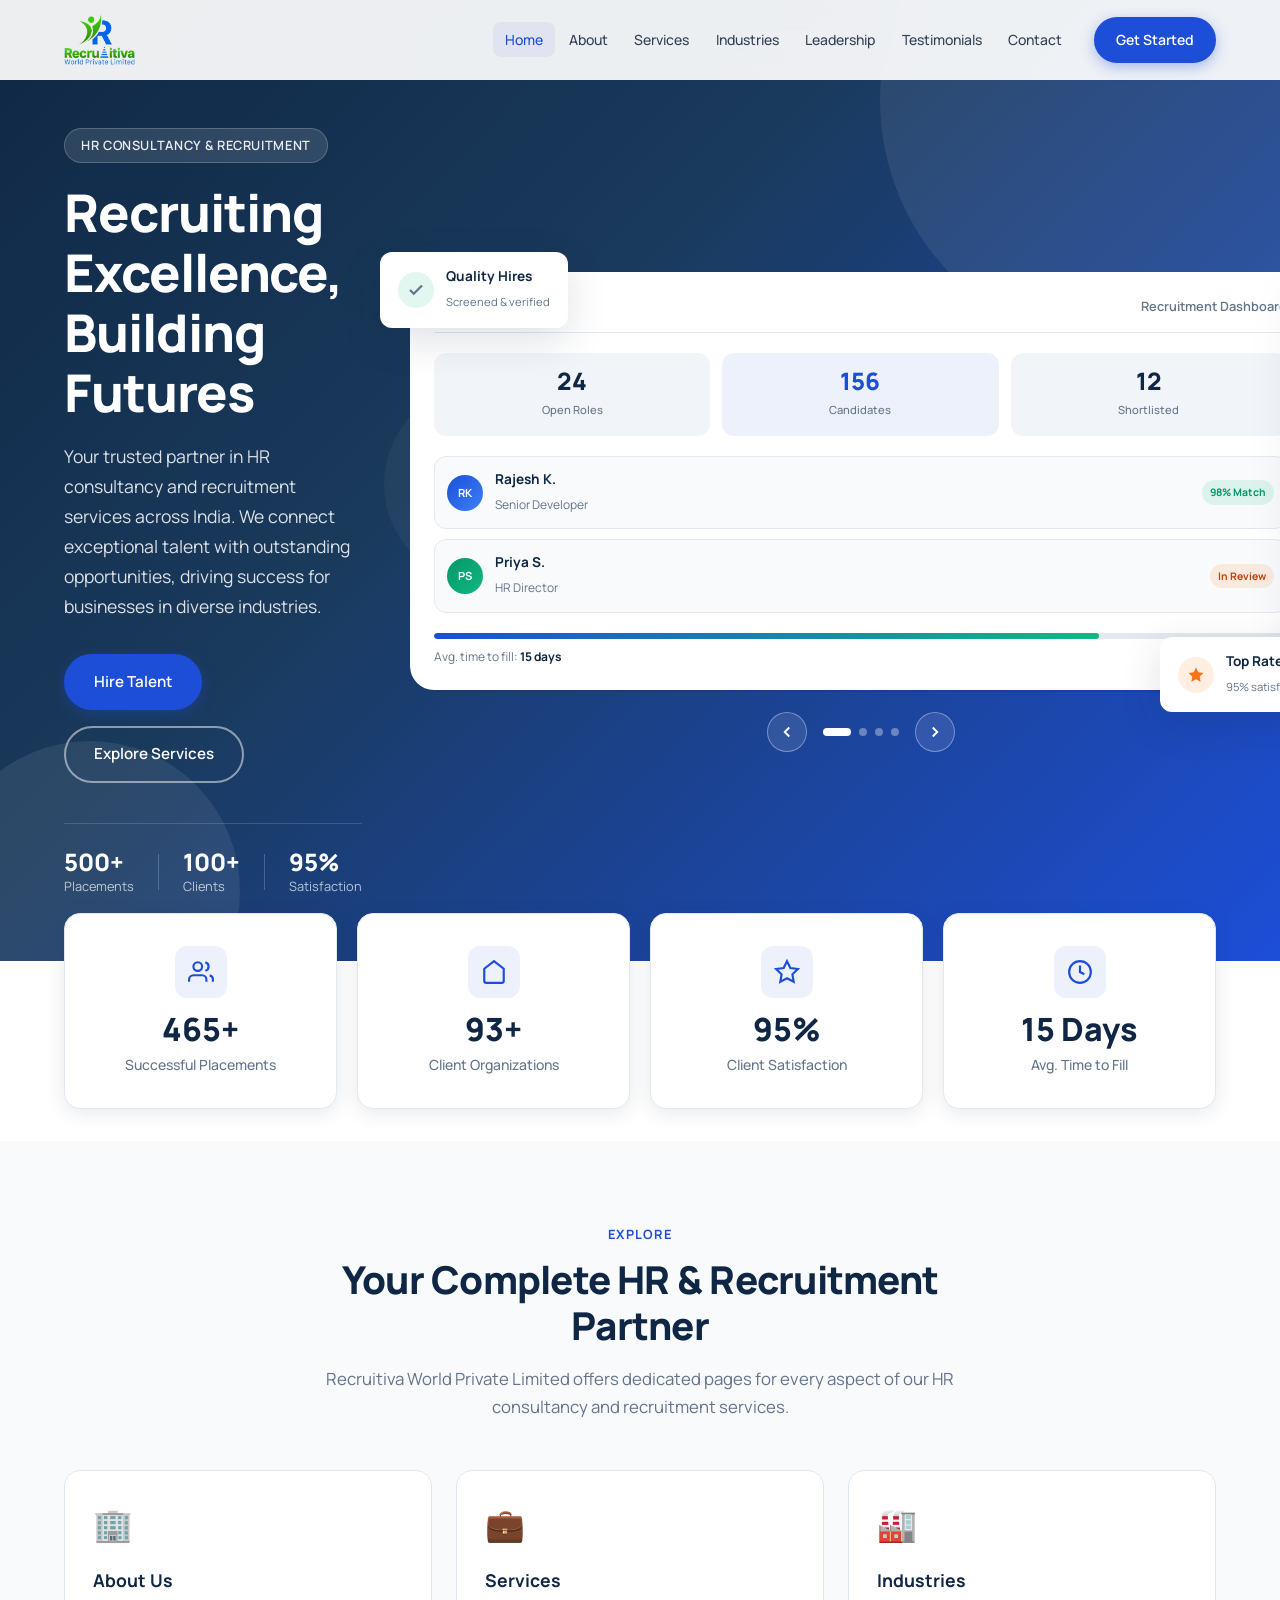
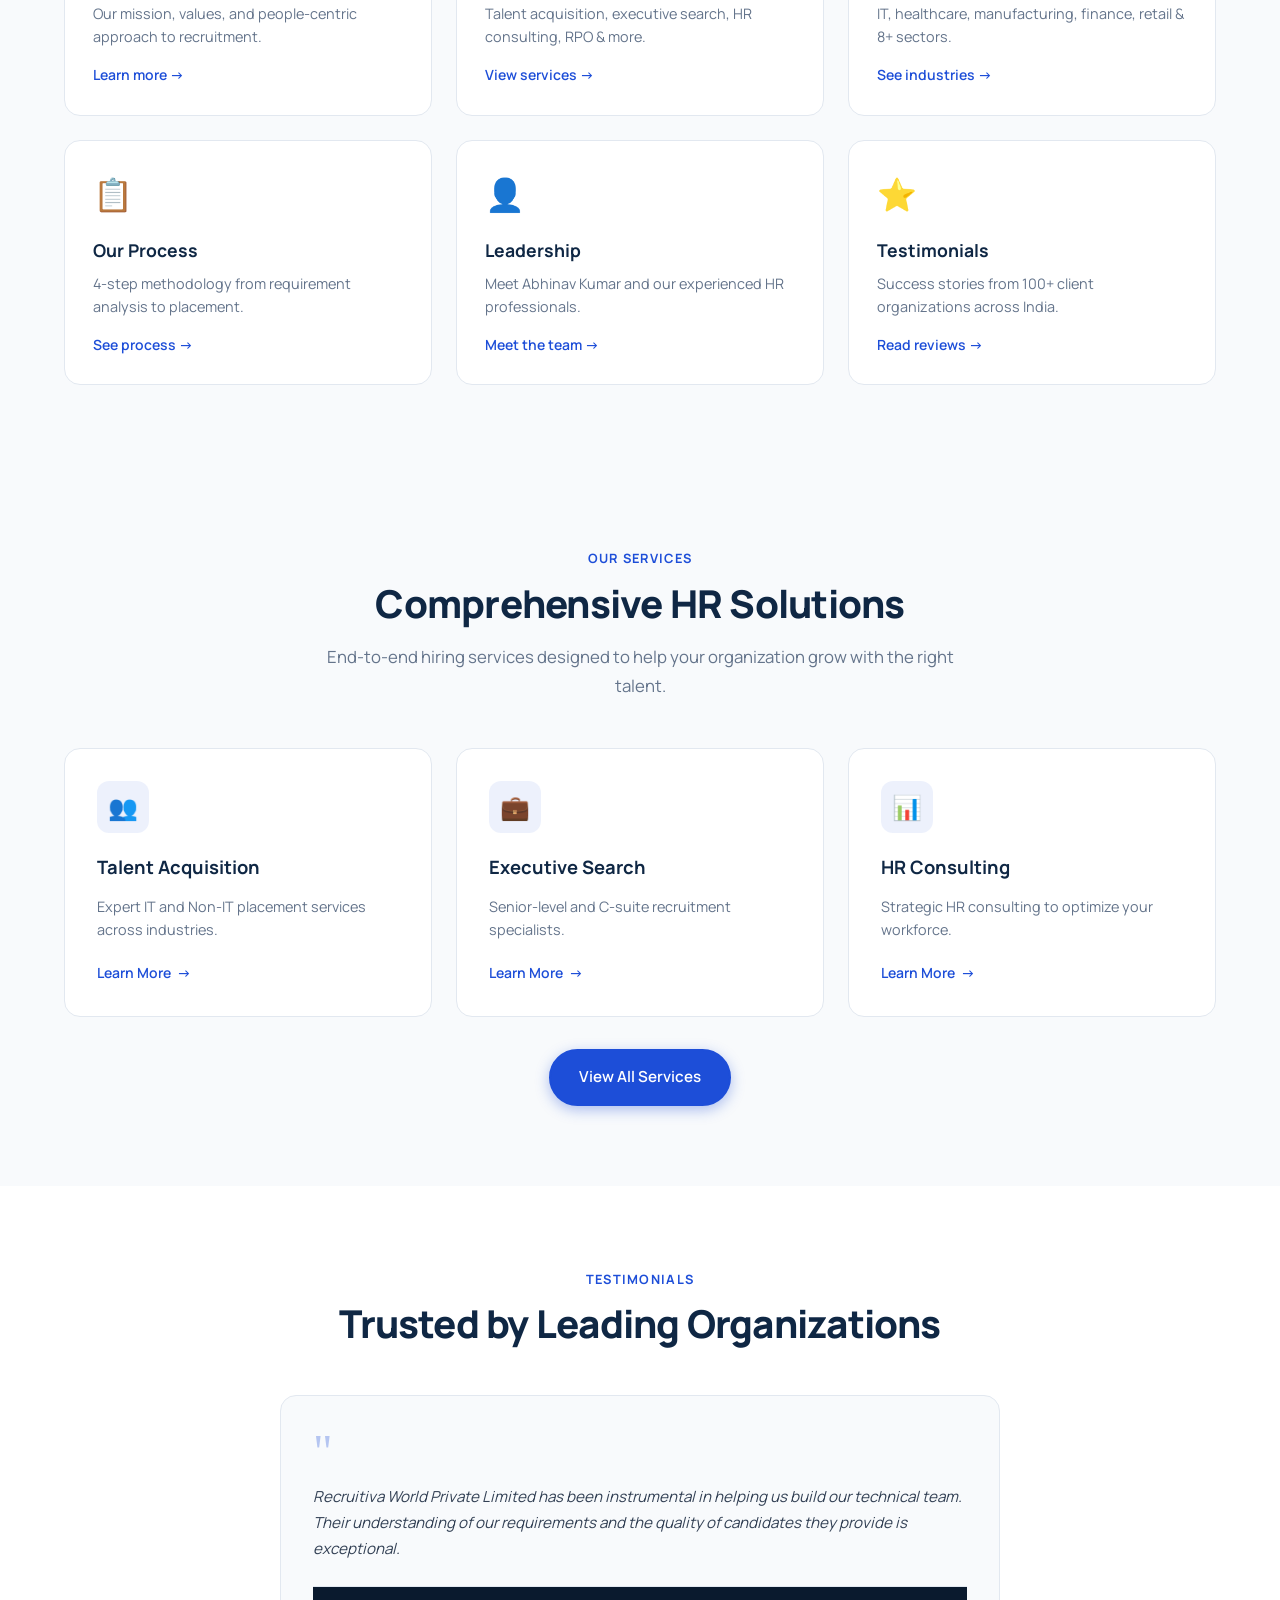
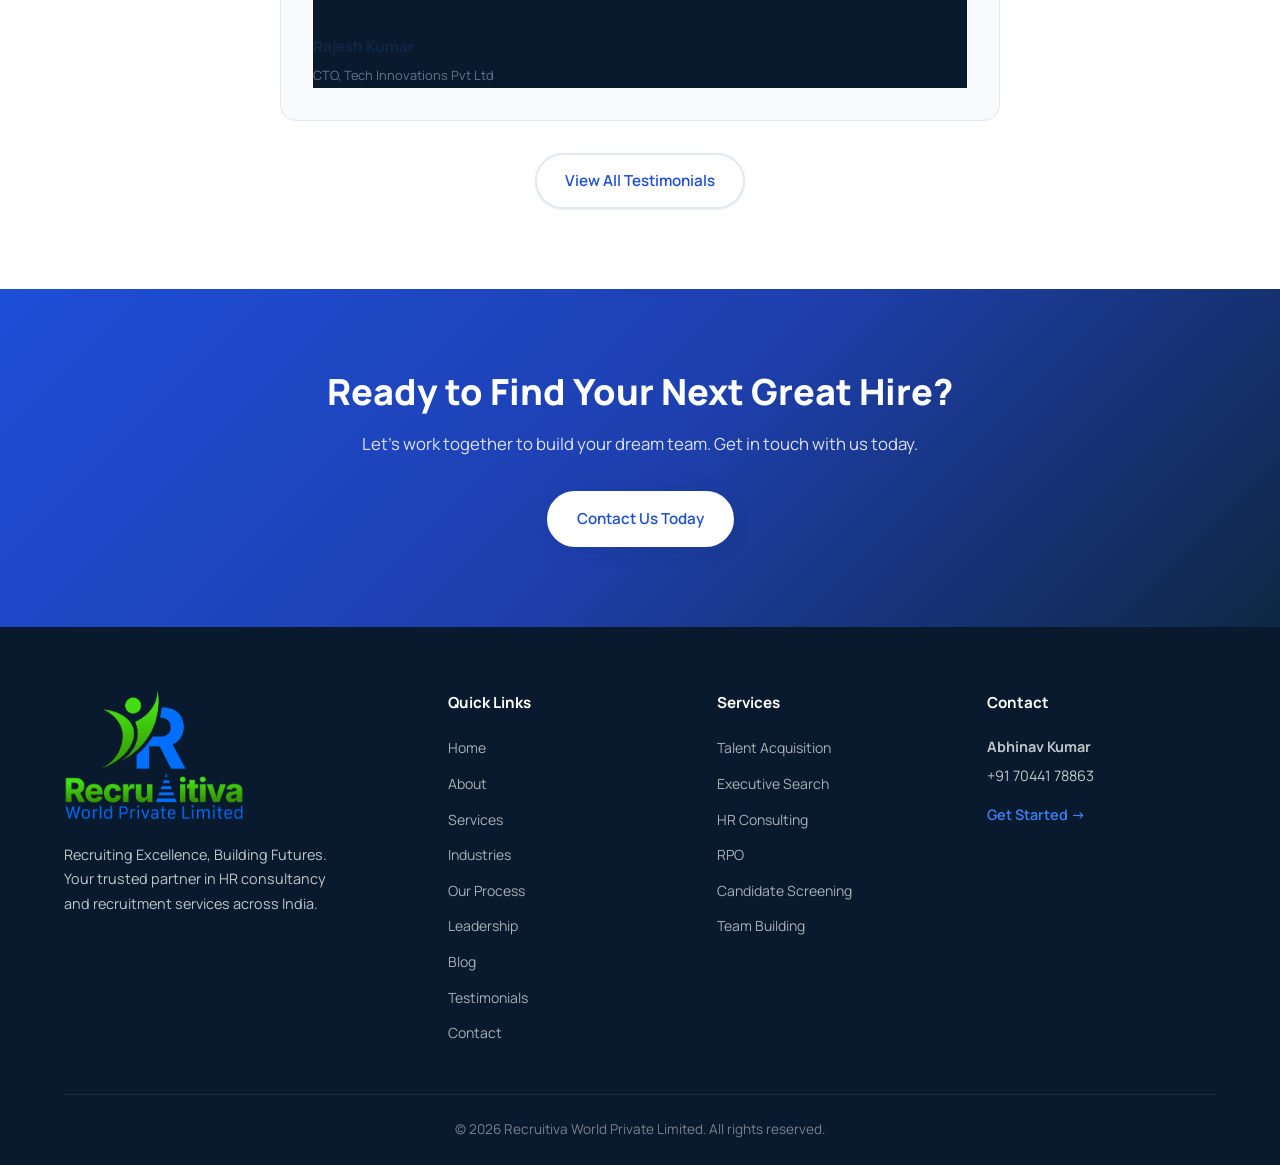
<file: index.html>
<!DOCTYPE html>
<html lang="en-IN">
<head>
    <meta charset="UTF-8">
    <meta name="viewport" content="width=device-width, initial-scale=1.0">
    <meta http-equiv="X-UA-Compatible" content="IE=edge">
    <title>Recruitiva World Private Limited | HR Consultancy & Recruitment Services India</title>
    <meta name="description" content="Recruitiva World Private Limited provides recruitment, HR consulting, executive search, candidate screening, and talent acquisition services across India.">
    <meta name="keywords" content="Recruitiva World, HR consultancy India, recruitment services, talent acquisition, executive search, RPO">
    <meta name="author" content="Recruitiva World Private Limited">
    <meta name="robots" content="index, follow, max-image-preview:large">
    <meta name="theme-color" content="#0f2744">
    <link rel="canonical" href="https://www.recruitivaworld.com/">
    <link rel="icon" type="image/png" href="LOGO.png">
    <link rel="apple-touch-icon" href="LOGO.png">
    <meta property="og:type" content="website">
    <meta property="og:site_name" content="Recruitiva World Private Limited">
    <meta property="og:title" content="Recruitiva World Private Limited | HR Consultancy & Recruitment Services">
    <meta property="og:description" content="Premier HR consultancy and recruitment partner in India. Talent acquisition, executive search, HR consulting, and end-to-end hiring solutions.">
    <meta property="og:image" content="https://www.recruitivaworld.com/LOGO.png">
    <meta property="og:url" content="https://www.recruitivaworld.com/">
    <meta property="og:locale" content="en_IN">
    <meta name="twitter:card" content="summary_large_image">
    <meta name="twitter:title" content="Recruitiva World Private Limited | HR & Recruitment Services">
    <meta name="twitter:description" content="Your trusted HR consultancy partner for talent acquisition, executive search, and recruitment across India.">
    <meta name="twitter:image" content="https://www.recruitivaworld.com/LOGO.png">
    <link rel="preconnect" href="https://fonts.googleapis.com">
    <link rel="preconnect" href="https://fonts.gstatic.com" crossorigin>
    <link href="https://fonts.googleapis.com/css2?family=Manrope:wght@400;500;600;700;800&display=swap" rel="stylesheet">
    <link rel="stylesheet" href="style.css">
    <script type="application/ld+json">
    {
        "@context": "https://schema.org",
        "@type": "WebSite",
        "name": "Recruitiva World Private Limited",
        "url": "https://www.recruitivaworld.com/",
        "description": "Premier HR consultancy and recruitment services across India.",
        "publisher": {
            "@type": "Organization",
            "name": "Recruitiva World Private Limited",
            "logo": { "@type": "ImageObject", "url": "https://www.recruitivaworld.com/LOGO.png" }
        }
    }
    </script>
    <script type="application/ld+json">
    {
        "@context": "https://schema.org",
        "@type": "ProfessionalService",
        "name": "Recruitiva World Private Limited",
        "url": "https://www.recruitivaworld.com/",
        "logo": "https://www.recruitivaworld.com/LOGO.png",
        "description": "Premier HR consultancy specializing in recruitment, talent acquisition, executive search, and human resource solutions across India.",
        "telephone": "+91-70441-78863",
        "areaServed": { "@type": "Country", "name": "India" },
        "sameAs": []
    }
    </script>
</head>
<body>
    <div class="mobile-overlay" aria-hidden="true"></div>

    <header class="site-header" id="site-header">
        <div class="container header-inner">
            <a href="index.html" class="logo" title="Recruitiva World Private Limited">
                <img src="LOGO.png" alt="Recruitiva World Private Limited logo" id="logo-img" width="220" height="60">
            </a>
            <button class="menu-toggle" aria-label="Toggle navigation" aria-expanded="false">
                <span></span><span></span><span></span>
            </button>
            <nav class="main-nav" aria-label="Main navigation">
                <ul>
                    <li><a href="index.html" class="nav-link active">Home</a></li>
                    <li><a href="about.html" class="nav-link">About</a></li>
                    <li><a href="services.html" class="nav-link">Services</a></li>
                    <li><a href="industries.html" class="nav-link">Industries</a></li>
                    <li><a href="leadership.html" class="nav-link">Leadership</a></li>
                    <li><a href="testimonials.html" class="nav-link">Testimonials</a></li>
                    <li><a href="contact.html" class="nav-link">Contact</a></li>
                </ul>
                <a href="contact.html" class="btn btn-primary btn-sm nav-cta">Get Started</a>
            </nav>
        </div>
    </header>

    <main>
        <!-- Hero -->
        <section id="home" class="hero">
            <div class="hero-bg-shapes" aria-hidden="true">
                <div class="shape shape-1"></div>
                <div class="shape shape-2"></div>
                <div class="shape shape-3"></div>
            </div>
            <div class="container hero-grid">
                <div class="hero-content reveal">
                    <span class="hero-badge">HR Consultancy &amp; Recruitment</span>
                    <h1>Recruiting Excellence, Building Futures</h1>
                    <p class="hero-lead">Your trusted partner in HR consultancy and recruitment services across India. We connect exceptional talent with outstanding opportunities, driving success for businesses in diverse industries.</p>
                    <div class="hero-actions">
                        <a href="contact.html" class="btn btn-primary">Hire Talent</a>
                        <a href="services.html" class="btn btn-outline-light">Explore Services</a>
                    </div>
                    <div class="hero-trust">
                        <div class="trust-item"><strong>500+</strong><span>Placements</span></div>
                        <div class="trust-divider"></div>
                        <div class="trust-item"><strong>100+</strong><span>Clients</span></div>
                        <div class="trust-divider"></div>
                        <div class="trust-item"><strong>95%</strong><span>Satisfaction</span></div>
                    </div>
                </div>
                <div class="hero-visual reveal reveal-delay-1">
                    <div class="hero-slider" data-autoplay="6000" aria-roledescription="carousel" aria-label="Recruitiva World highlights">
                        <div class="hero-slider-viewport">
                            <div class="hero-slider-track">
                                <div class="hero-slide is-active" role="group" aria-roledescription="slide" aria-label="Slide 1 of 4">
                                    <div class="slide-card dashboard-card">
                                        <div class="dashboard-header">
                                            <span class="dash-dot"></span><span class="dash-dot"></span><span class="dash-dot"></span>
                                            <span class="dash-title">Recruitment Dashboard</span>
                                        </div>
                                        <div class="dashboard-stats">
                                            <div class="dash-stat"><span class="dash-stat-val">24</span><span class="dash-stat-lbl">Open Roles</span></div>
                                            <div class="dash-stat accent"><span class="dash-stat-val">156</span><span class="dash-stat-lbl">Candidates</span></div>
                                            <div class="dash-stat"><span class="dash-stat-val">12</span><span class="dash-stat-lbl">Shortlisted</span></div>
                                        </div>
                                        <div class="candidate-list">
                                            <div class="candidate-card">
                                                <div class="candidate-avatar ca-1">RK</div>
                                                <div class="candidate-info"><strong>Rajesh K.</strong><span>Senior Developer</span></div>
                                                <span class="candidate-status status-match">98% Match</span>
                                            </div>
                                            <div class="candidate-card">
                                                <div class="candidate-avatar ca-2">PS</div>
                                                <div class="candidate-info"><strong>Priya S.</strong><span>HR Director</span></div>
                                                <span class="candidate-status status-review">In Review</span>
                                            </div>
                                        </div>
                                        <div class="dashboard-footer">
                                            <div class="progress-bar"><div class="progress-fill"></div></div>
                                            <span>Avg. time to fill: <strong>15 days</strong></span>
                                        </div>
                                    </div>
                                </div>
                                <div class="hero-slide" role="group" aria-roledescription="slide" aria-label="Slide 2 of 4">
                                    <div class="slide-card slide-image-card">
                                        <img src="abhihanav.jpeg" alt="Abhinav Kumar, HR Professional at Recruitiva World" width="480" height="480" loading="eager" decoding="async">
                                        <div class="slide-image-overlay">
                                            <span class="slide-tag"><svg class="slide-icon-sm" viewBox="0 0 24 24" fill="none" stroke="currentColor" stroke-width="2"><path d="M20 21v-2a4 4 0 0 0-4-4H8a4 4 0 0 0-4 4v2"/><circle cx="12" cy="7" r="4"/></svg> Leadership</span>
                                            <h3>Expert HR Professionals</h3>
                                            <p>Guiding businesses to build exceptional teams across India.</p>
                                        </div>
                                    </div>
                                </div>
                                <div class="hero-slide" role="group" aria-roledescription="slide" aria-label="Slide 3 of 4">
                                    <div class="slide-card slide-stats-card">
                                        <div class="slide-stats-header">
                                            <svg class="slide-icon-md" viewBox="0 0 24 24" fill="none" stroke="currentColor" stroke-width="2"><path d="M22 12h-4l-3 9L9 3l-3 9H2"/></svg>
                                            <h3>Proven Track Record</h3>
                                        </div>
                                        <div class="slide-stats-grid">
                                            <div class="slide-stat-item"><span class="slide-stat-icon si-blue"><svg viewBox="0 0 24 24" fill="none" stroke="currentColor" stroke-width="2"><path d="M17 21v-2a4 4 0 0 0-4-4H5a4 4 0 0 0-4 4v2"/><circle cx="9" cy="7" r="4"/><path d="M23 21v-2a4 4 0 0 0-3-3.87M16 3.13a4 4 0 0 1 0 7.75"/></svg></span><strong>500+</strong><span>Placements</span></div>
                                            <div class="slide-stat-item"><span class="slide-stat-icon si-green"><svg viewBox="0 0 24 24" fill="none" stroke="currentColor" stroke-width="2"><path d="M3 9l9-7 9 7v11a2 2 0 0 1-2 2H5a2 2 0 0 1-2-2z"/></svg></span><strong>100+</strong><span>Clients</span></div>
                                            <div class="slide-stat-item"><span class="slide-stat-icon si-orange"><svg viewBox="0 0 24 24" fill="none" stroke="currentColor" stroke-width="2"><polygon points="12 2 15.09 8.26 22 9.27 17 14.14 18.18 21.02 12 17.77 5.82 21.02 7 14.14 2 9.27 8.91 8.26 12 2"/></svg></span><strong>95%</strong><span>Satisfaction</span></div>
                                            <div class="slide-stat-item"><span class="slide-stat-icon si-purple"><svg viewBox="0 0 24 24" fill="none" stroke="currentColor" stroke-width="2"><circle cx="12" cy="12" r="10"/><polyline points="12 6 12 12 16 14"/></svg></span><strong>15 Days</strong><span>Avg. Fill Time</span></div>
                                        </div>
                                    </div>
                                </div>
                                <div class="hero-slide" role="group" aria-roledescription="slide" aria-label="Slide 4 of 4">
                                    <div class="slide-card slide-services-card">
                                        <h3>End-to-End HR Solutions</h3>
                                        <div class="slide-services-grid">
                                            <div class="slide-service-item"><span class="slide-svc-icon"><svg viewBox="0 0 24 24" fill="none" stroke="currentColor" stroke-width="2"><path d="M17 21v-2a4 4 0 0 0-4-4H5a4 4 0 0 0-4 4v2"/><circle cx="9" cy="7" r="4"/></svg></span><span>Talent Acquisition</span></div>
                                            <div class="slide-service-item"><span class="slide-svc-icon"><svg viewBox="0 0 24 24" fill="none" stroke="currentColor" stroke-width="2"><rect x="2" y="7" width="20" height="14" rx="2"/><path d="M16 7V5a2 2 0 0 0-2-2h-4a2 2 0 0 0-2 2v2"/></svg></span><span>Executive Search</span></div>
                                            <div class="slide-service-item"><span class="slide-svc-icon"><svg viewBox="0 0 24 24" fill="none" stroke="currentColor" stroke-width="2"><path d="M12 20V10M18 20V4M6 20v-4"/></svg></span><span>HR Consulting</span></div>
                                            <div class="slide-service-item"><span class="slide-svc-icon"><svg viewBox="0 0 24 24" fill="none" stroke="currentColor" stroke-width="2"><circle cx="11" cy="11" r="8"/><path d="m21 21-4.35-4.35"/></svg></span><span>Screening &amp; RPO</span></div>
                                        </div>
                                        <img src="LOGO.png" alt="" class="slide-logo-watermark" width="120" height="40" loading="lazy" aria-hidden="true">
                                    </div>
                                </div>
                            </div>
                        </div>
                        <div class="hero-slider-controls">
                            <button type="button" class="slider-btn slider-prev" aria-label="Previous slide"><svg viewBox="0 0 24 24" fill="none" stroke="currentColor" stroke-width="2.5"><polyline points="15 18 9 12 15 6"/></svg></button>
                            <div class="slider-dots" role="tablist" aria-label="Slide navigation"></div>
                            <button type="button" class="slider-btn slider-next" aria-label="Next slide"><svg viewBox="0 0 24 24" fill="none" stroke="currentColor" stroke-width="2.5"><polyline points="9 18 15 12 9 6"/></svg></button>
                        </div>
                    </div>
                    <div class="hero-float-card float-card-1" aria-hidden="true">
                        <span class="float-icon"><svg viewBox="0 0 24 24" fill="none" stroke="currentColor" stroke-width="3"><polyline points="20 6 9 17 4 12"/></svg></span>
                        <div><strong>Quality Hires</strong><span>Screened &amp; verified</span></div>
                    </div>
                    <div class="hero-float-card float-card-2" aria-hidden="true">
                        <span class="float-icon orange"><svg viewBox="0 0 24 24" fill="currentColor"><polygon points="12 2 15.09 8.26 22 9.27 17 14.14 18.18 21.02 12 17.77 5.82 21.02 7 14.14 2 9.27 8.91 8.26 12 2"/></svg></span>
                        <div><strong>Top Rated</strong><span>95% satisfaction</span></div>
                    </div>
                </div>
            </div>
        </section>

        <!-- Stats -->
        <section class="stats-section" aria-label="Company statistics">
            <div class="container">
                <div class="stats-grid">
                    <article class="stat-card reveal">
                        <div class="stat-icon stat-icon-svg"><svg viewBox="0 0 24 24" fill="none" stroke="currentColor" stroke-width="2"><path d="M17 21v-2a4 4 0 0 0-4-4H5a4 4 0 0 0-4 4v2"/><circle cx="9" cy="7" r="4"/><path d="M23 21v-2a4 4 0 0 0-3-3.87M16 3.13a4 4 0 0 1 0 7.75"/></svg></div>
                        <h3 class="stat-number" data-count="500">500+</h3>
                        <p>Successful Placements</p>
                    </article>
                    <article class="stat-card reveal reveal-delay-1">
                        <div class="stat-icon stat-icon-svg"><svg viewBox="0 0 24 24" fill="none" stroke="currentColor" stroke-width="2"><path d="M3 9l9-7 9 7v11a2 2 0 0 1-2 2H5a2 2 0 0 1-2-2z"/></svg></div>
                        <h3 class="stat-number" data-count="100">100+</h3>
                        <p>Client Organizations</p>
                    </article>
                    <article class="stat-card reveal reveal-delay-2">
                        <div class="stat-icon stat-icon-svg"><svg viewBox="0 0 24 24" fill="none" stroke="currentColor" stroke-width="2"><polygon points="12 2 15.09 8.26 22 9.27 17 14.14 18.18 21.02 12 17.77 5.82 21.02 7 14.14 2 9.27 8.91 8.26 12 2"/></svg></div>
                        <h3 class="stat-number">95%</h3>
                        <p>Client Satisfaction</p>
                    </article>
                    <article class="stat-card reveal reveal-delay-3">
                        <div class="stat-icon stat-icon-svg"><svg viewBox="0 0 24 24" fill="none" stroke="currentColor" stroke-width="2"><circle cx="12" cy="12" r="10"/><polyline points="12 6 12 12 16 14"/></svg></div>
                        <h3 class="stat-number">15 Days</h3>
                        <p>Avg. Time to Fill</p>
                    </article>
                </div>
            </div>
        </section>

        <!-- Explore Pages -->
        <section class="section about-section">
            <div class="container">
                <div class="section-header center reveal">
                    <span class="section-label">Explore</span>
                    <h2 class="section-title">Your Complete HR &amp; Recruitment Partner</h2>
                    <p class="section-desc">Recruitiva World Private Limited offers dedicated pages for every aspect of our HR consultancy and recruitment services.</p>
                </div>
                <div class="home-preview-grid">
                    <a href="about.html" class="preview-card reveal"><span class="preview-icon">🏢</span><h3>About Us</h3><p>Our mission, values, and people-centric approach to recruitment.</p><span class="preview-link">Learn more →</span></a>
                    <a href="services.html" class="preview-card reveal reveal-delay-1"><span class="preview-icon">💼</span><h3>Services</h3><p>Talent acquisition, executive search, HR consulting, RPO &amp; more.</p><span class="preview-link">View services →</span></a>
                    <a href="industries.html" class="preview-card reveal reveal-delay-2"><span class="preview-icon">🏭</span><h3>Industries</h3><p>IT, healthcare, manufacturing, finance, retail &amp; 8+ sectors.</p><span class="preview-link">See industries →</span></a>
                    <a href="process.html" class="preview-card reveal"><span class="preview-icon">📋</span><h3>Our Process</h3><p>4-step methodology from requirement analysis to placement.</p><span class="preview-link">See process →</span></a>
                    <a href="leadership.html" class="preview-card reveal reveal-delay-1"><span class="preview-icon">👤</span><h3>Leadership</h3><p>Meet Abhinav Kumar and our experienced HR professionals.</p><span class="preview-link">Meet the team →</span></a>
                    <a href="testimonials.html" class="preview-card reveal reveal-delay-2"><span class="preview-icon">⭐</span><h3>Testimonials</h3><p>Success stories from 100+ client organizations across India.</p><span class="preview-link">Read reviews →</span></a>
                </div>
            </div>
        </section>

        <!-- Services Teaser -->
        <section class="section services-section">
            <div class="container">
                <div class="section-header center reveal">
                    <span class="section-label">Our Services</span>
                    <h2 class="section-title">Comprehensive HR Solutions</h2>
                    <p class="section-desc">End-to-end hiring services designed to help your organization grow with the right talent.</p>
                </div>
                <div class="services-grid services-grid--3">
                    <article class="service-card reveal">
                        <div class="service-icon-wrap"><span>👥</span></div>
                        <h3>Talent Acquisition</h3>
                        <p>Expert IT and Non-IT placement services across industries.</p>
                        <a href="services.html" class="service-link">Learn More <span aria-hidden="true">→</span></a>
                    </article>
                    <article class="service-card reveal reveal-delay-1">
                        <div class="service-icon-wrap"><span>💼</span></div>
                        <h3>Executive Search</h3>
                        <p>Senior-level and C-suite recruitment specialists.</p>
                        <a href="services.html" class="service-link">Learn More <span aria-hidden="true">→</span></a>
                    </article>
                    <article class="service-card reveal reveal-delay-2">
                        <div class="service-icon-wrap"><span>📊</span></div>
                        <h3>HR Consulting</h3>
                        <p>Strategic HR consulting to optimize your workforce.</p>
                        <a href="services.html" class="service-link">Learn More <span aria-hidden="true">→</span></a>
                    </article>
                </div>
                <div class="text-center reveal section-cta"><a href="services.html" class="btn btn-primary">View All Services</a></div>
            </div>
        </section>

        <!-- Testimonial Teaser -->
        <section class="section testimonials-section">
            <div class="container">
                <div class="section-header center reveal">
                    <span class="section-label">Testimonials</span>
                    <h2 class="section-title">Trusted by Leading Organizations</h2>
                </div>
                <article class="testimonial-card testimonial-teaser reveal">
                    <div class="quote-icon" aria-hidden="true">"</div>
                    <blockquote><p>Recruitiva World Private Limited has been instrumental in helping us build our technical team. Their understanding of our requirements and the quality of candidates they provide is exceptional.</p></blockquote>
                    <footer class="testimonial-author"><strong>Rajesh Kumar</strong><span>CTO, Tech Innovations Pvt Ltd</span></footer>
                </article>
                <div class="text-center reveal"><a href="testimonials.html" class="btn btn-secondary">View All Testimonials</a></div>
            </div>
        </section>

        <!-- CTA -->
        <section class="cta-section">
            <div class="container">
                <div class="cta-inner reveal">
                    <h2>Ready to Find Your Next Great Hire?</h2>
                    <p>Let's work together to build your dream team. Get in touch with us today.</p>
                    <a href="contact.html" class="btn btn-white">Contact Us Today</a>
                </div>
            </div>
        </section>
    </main>

    <footer class="site-footer">
        <div class="container">
            <div class="footer-grid">
                <div class="footer-brand">
                    <img src="LOGO.png" alt="Recruitiva World Private Limited" width="180" height="50" loading="lazy">
                    <p>Recruiting Excellence, Building Futures. Your trusted partner in HR consultancy and recruitment services across India.</p>
                </div>
                <div class="footer-links">
                    <h4>Quick Links</h4>
                    <ul>
                        <li><a href="index.html">Home</a></li>
                        <li><a href="about.html">About</a></li>
                        <li><a href="services.html">Services</a></li>
                        <li><a href="industries.html">Industries</a></li>
                        <li><a href="process.html">Our Process</a></li>
                        <li><a href="leadership.html">Leadership</a></li>
                        <li><a href="blog.html">Blog</a></li>
                        <li><a href="testimonials.html">Testimonials</a></li>
                        <li><a href="contact.html">Contact</a></li>
                    </ul>
                </div>
                <div class="footer-links">
                    <h4>Services</h4>
                    <ul>
                        <li><a href="services.html">Talent Acquisition</a></li>
                        <li><a href="services.html">Executive Search</a></li>
                        <li><a href="services.html">HR Consulting</a></li>
                        <li><a href="services.html">RPO</a></li>
                        <li><a href="services.html">Candidate Screening</a></li>
                        <li><a href="services.html">Team Building</a></li>
                    </ul>
                </div>
                <div class="footer-contact">
                    <h4>Contact</h4>
                    <p><strong>Abhinav Kumar</strong></p>
                    <a href="tel:+917044178863">+91 70441 78863</a>
                    <a href="contact.html" class="footer-cta">Get Started →</a>
                </div>
            </div>
            <div class="footer-bottom">
                <p>&copy; 2026 Recruitiva World Private Limited. All rights reserved.</p>
            </div>
        </div>
    </footer>

    <script src="script.js"></script>
</body>
</html>
</file>
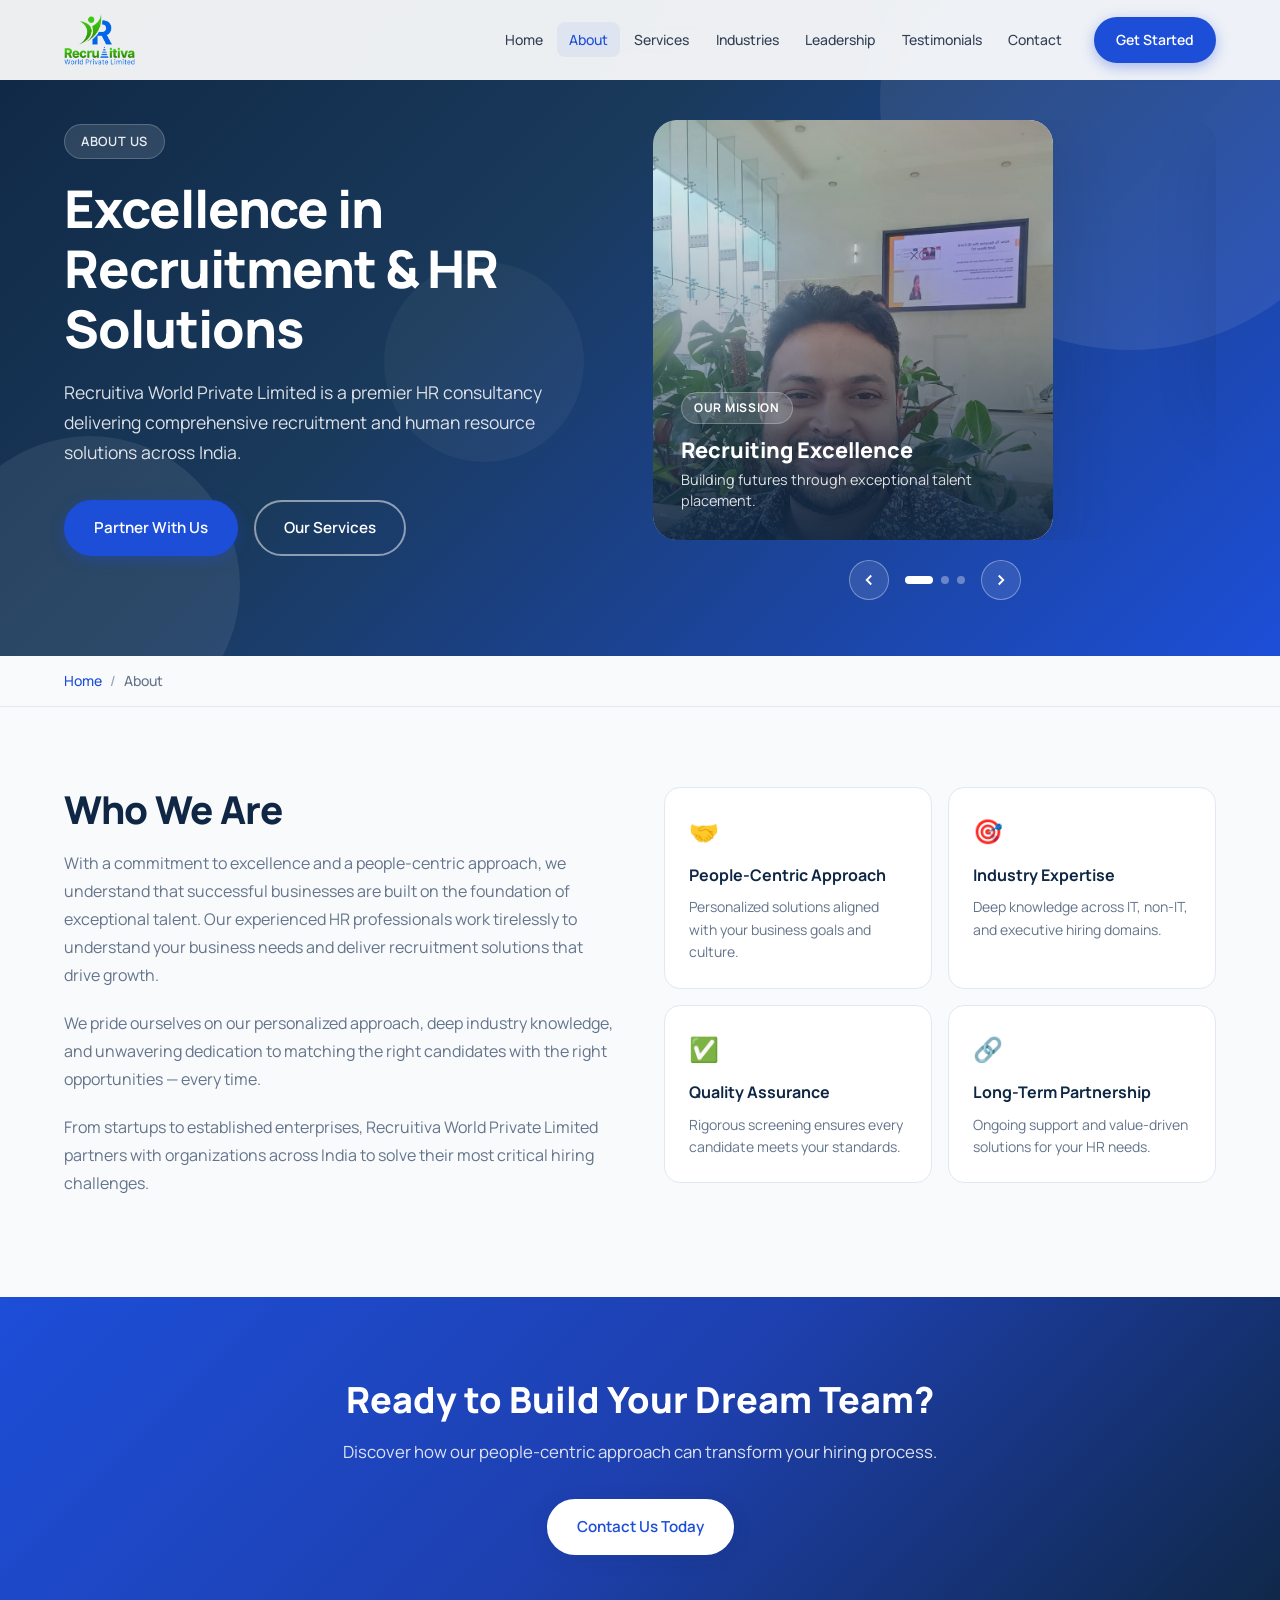
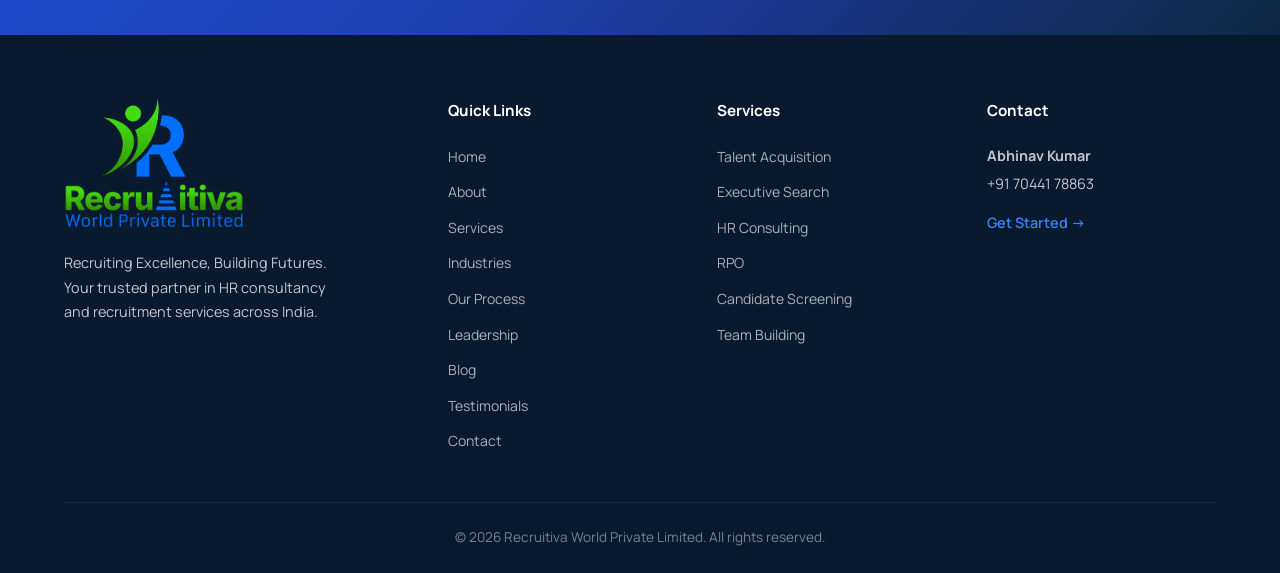
<file: about.html>
<!DOCTYPE html>
<html lang="en-IN">
<head>
    <meta charset="UTF-8">
    <meta name="viewport" content="width=device-width, initial-scale=1.0">
    <title>About Us | Recruitiva World Private Limited - HR Consultancy India</title>
    <meta name="description" content="Learn about Recruitiva World Private Limited — a premier HR consultancy in India offering people-centric recruitment, industry expertise, and long-term hiring partnerships.">
    <meta name="robots" content="index, follow, max-image-preview:large">
    <meta name="theme-color" content="#0f2744">
    <link rel="canonical" href="https://www.recruitivaworld.com/about.html">
    <link rel="icon" type="image/png" href="LOGO.png">
    <meta property="og:type" content="website">
    <meta property="og:site_name" content="Recruitiva World Private Limited">
    <meta property="og:title" content="About Recruitiva World Private Limited">
    <meta property="og:description" content="Premier HR consultancy specializing in recruitment and human resource solutions across India.">
    <meta property="og:image" content="https://www.recruitivaworld.com/LOGO.png">
    <meta property="og:url" content="https://www.recruitivaworld.com/about.html">
    <meta name="twitter:card" content="summary_large_image">
    <meta name="twitter:title" content="About Recruitiva World | HR Consultancy India">
    <meta name="twitter:description" content="People-centric recruitment and HR solutions trusted by 100+ organizations across India.">
    <meta name="twitter:image" content="https://www.recruitivaworld.com/LOGO.png">
    <script type="application/ld+json">
    {"@context":"https://schema.org","@type":"AboutPage","name":"About Recruitiva World Private Limited","url":"https://www.recruitivaworld.com/about.html","description":"Premier HR consultancy specializing in recruitment services across India.","mainEntity":{"@type":"ProfessionalService","name":"Recruitiva World Private Limited","url":"https://www.recruitivaworld.com/","telephone":"+91-70441-78863","areaServed":"India"}}
    </script>
    <script type="application/ld+json">
    {"@context":"https://schema.org","@type":"BreadcrumbList","itemListElement":[{"@type":"ListItem","position":1,"name":"Home","item":"https://www.recruitivaworld.com/"},{"@type":"ListItem","position":2,"name":"About","item":"https://www.recruitivaworld.com/about.html"}]}
    </script>
    <link rel="preconnect" href="https://fonts.googleapis.com">
    <link rel="preconnect" href="https://fonts.gstatic.com" crossorigin>
    <link href="https://fonts.googleapis.com/css2?family=Manrope:wght@400;500;600;700;800&display=swap" rel="stylesheet">
    <link rel="stylesheet" href="style.css">
</head>
<body>
    <div class="mobile-overlay" aria-hidden="true"></div>
    <header class="site-header" id="site-header">
        <div class="container header-inner">
            <a href="index.html" class="logo" title="Recruitiva World Private Limited"><img src="LOGO.png" alt="Recruitiva World Private Limited logo" width="220" height="60"></a>
            <button class="menu-toggle" aria-label="Toggle navigation" aria-expanded="false"><span></span><span></span><span></span></button>
            <nav class="main-nav" aria-label="Main navigation">
                <ul>
                    <li><a href="index.html" class="nav-link">Home</a></li>
                    <li><a href="about.html" class="nav-link active">About</a></li>
                    <li><a href="services.html" class="nav-link">Services</a></li>
                    <li><a href="industries.html" class="nav-link">Industries</a></li>
                    <li><a href="leadership.html" class="nav-link">Leadership</a></li>
                    <li><a href="testimonials.html" class="nav-link">Testimonials</a></li>
                    <li><a href="contact.html" class="nav-link">Contact</a></li>
                </ul>
                <a href="contact.html" class="btn btn-primary btn-sm nav-cta">Get Started</a>
            </nav>
        </div>
    </header>
    <main>
        <section class="hero hero--page">
            <div class="hero-bg-shapes" aria-hidden="true"><div class="shape shape-1"></div><div class="shape shape-2"></div><div class="shape shape-3"></div></div>
            <div class="container hero-grid">
                <div class="hero-content reveal">
                    <span class="hero-badge">About Us</span>
                    <h1>Excellence in Recruitment &amp; HR Solutions</h1>
                    <p class="hero-lead">Recruitiva World Private Limited is a premier HR consultancy delivering comprehensive recruitment and human resource solutions across India.</p>
                    <div class="hero-actions"><a href="contact.html" class="btn btn-primary">Partner With Us</a><a href="services.html" class="btn btn-outline-light">Our Services</a></div>
                </div>
                <div class="hero-visual reveal reveal-delay-1">
                    <div class="hero-slider" data-autoplay="5500" aria-label="About Recruitiva World">
                        <div class="hero-slider-viewport"><div class="hero-slider-track">
                            <div class="hero-slide is-active"><div class="slide-card slide-image-card"><img src="abhihanav.jpeg" alt="Recruitiva World HR team" width="480" height="480" loading="eager"><div class="slide-image-overlay"><span class="slide-tag">Our Mission</span><h3>Recruiting Excellence</h3><p>Building futures through exceptional talent placement.</p></div></div></div>
                            <div class="hero-slide"><div class="slide-card slide-stats-card"><div class="slide-stats-header"><svg class="slide-icon-md" viewBox="0 0 24 24" fill="none" stroke="currentColor" stroke-width="2"><path d="M22 12h-4l-3 9L9 3l-3 9H2"/></svg><h3>Our Impact</h3></div><div class="slide-stats-grid"><div class="slide-stat-item"><strong>500+</strong><span>Placements</span></div><div class="slide-stat-item"><strong>100+</strong><span>Clients</span></div><div class="slide-stat-item"><strong>95%</strong><span>Satisfaction</span></div><div class="slide-stat-item"><strong>15 Days</strong><span>Avg. Fill</span></div></div></div></div>
                            <div class="hero-slide"><div class="slide-card slide-services-card"><h3>Why Choose Us</h3><div class="slide-services-grid"><div class="slide-service-item"><span class="slide-svc-icon"><svg viewBox="0 0 24 24" fill="none" stroke="currentColor" stroke-width="2"><path d="M20 21v-2a4 4 0 0 0-4-4H8a4 4 0 0 0-4 4v2"/><circle cx="12" cy="7" r="4"/></svg></span><span>People-First</span></div><div class="slide-service-item"><span class="slide-svc-icon"><svg viewBox="0 0 24 24" fill="none" stroke="currentColor" stroke-width="2"><circle cx="12" cy="12" r="10"/><circle cx="12" cy="12" r="6"/><circle cx="12" cy="12" r="2"/></svg></span><span>Industry Expert</span></div><div class="slide-service-item"><span class="slide-svc-icon"><svg viewBox="0 0 24 24" fill="none" stroke="currentColor" stroke-width="2"><path d="M22 11.08V12a10 10 0 1 1-5.93-9.14"/><polyline points="22 4 12 14.01 9 11.01"/></svg></span><span>Quality Assured</span></div><div class="slide-service-item"><span class="slide-svc-icon"><svg viewBox="0 0 24 24" fill="none" stroke="currentColor" stroke-width="2"><path d="M17 21v-2a4 4 0 0 0-4-4H5a4 4 0 0 0-4 4v2"/><circle cx="9" cy="7" r="4"/></svg></span><span>Long-Term Partner</span></div></div></div></div>
                        </div></div>
                        <div class="hero-slider-controls"><button type="button" class="slider-btn slider-prev" aria-label="Previous slide"><svg viewBox="0 0 24 24" fill="none" stroke="currentColor" stroke-width="2.5"><polyline points="15 18 9 12 15 6"/></svg></button><div class="slider-dots" role="tablist"></div><button type="button" class="slider-btn slider-next" aria-label="Next slide"><svg viewBox="0 0 24 24" fill="none" stroke="currentColor" stroke-width="2.5"><polyline points="9 18 15 12 9 6"/></svg></button></div>
                    </div>
                </div>
            </div>
        </section>
        <nav class="breadcrumb" aria-label="Breadcrumb"><div class="container"><ol><li><a href="index.html">Home</a></li><li aria-current="page">About</li></ol></div></nav>
        <section class="section about-section">
            <div class="container">
                <div class="about-grid">
                    <div class="about-text reveal">
                        <h2 class="section-title">Who We Are</h2>
                        <p>With a commitment to excellence and a people-centric approach, we understand that successful businesses are built on the foundation of exceptional talent. Our experienced HR professionals work tirelessly to understand your business needs and deliver recruitment solutions that drive growth.</p>
                        <p>We pride ourselves on our personalized approach, deep industry knowledge, and unwavering dedication to matching the right candidates with the right opportunities — every time.</p>
                        <p>From startups to established enterprises, Recruitiva World Private Limited partners with organizations across India to solve their most critical hiring challenges.</p>
                    </div>
                    <div class="feature-grid reveal reveal-delay-1">
                        <article class="feature-card"><div class="feature-icon">🤝</div><h3>People-Centric Approach</h3><p>Personalized solutions aligned with your business goals and culture.</p></article>
                        <article class="feature-card"><div class="feature-icon">🎯</div><h3>Industry Expertise</h3><p>Deep knowledge across IT, non-IT, and executive hiring domains.</p></article>
                        <article class="feature-card"><div class="feature-icon">✅</div><h3>Quality Assurance</h3><p>Rigorous screening ensures every candidate meets your standards.</p></article>
                        <article class="feature-card"><div class="feature-icon">🔗</div><h3>Long-Term Partnership</h3><p>Ongoing support and value-driven solutions for your HR needs.</p></article>
                    </div>
                </div>
            </div>
        </section>
        <section class="cta-section"><div class="container"><div class="cta-inner reveal"><h2>Ready to Build Your Dream Team?</h2><p>Discover how our people-centric approach can transform your hiring process.</p><a href="contact.html" class="btn btn-white">Contact Us Today</a></div></div></section>
    </main>
    <footer class="site-footer">
        <div class="container">
            <div class="footer-grid">
                <div class="footer-brand"><img src="LOGO.png" alt="Recruitiva World Private Limited" width="180" height="50" loading="lazy"><p>Recruiting Excellence, Building Futures. Your trusted partner in HR consultancy and recruitment services across India.</p></div>
                <div class="footer-links"><h4>Quick Links</h4><ul><li><a href="index.html">Home</a></li><li><a href="about.html">About</a></li><li><a href="services.html">Services</a></li><li><a href="industries.html">Industries</a></li><li><a href="process.html">Our Process</a></li><li><a href="leadership.html">Leadership</a></li><li><a href="blog.html">Blog</a></li><li><a href="testimonials.html">Testimonials</a></li><li><a href="contact.html">Contact</a></li></ul></div>
                <div class="footer-links"><h4>Services</h4><ul><li><a href="services.html">Talent Acquisition</a></li><li><a href="services.html">Executive Search</a></li><li><a href="services.html">HR Consulting</a></li><li><a href="services.html">RPO</a></li><li><a href="services.html">Candidate Screening</a></li><li><a href="services.html">Team Building</a></li></ul></div>
                <div class="footer-contact"><h4>Contact</h4><p><strong>Abhinav Kumar</strong></p><a href="tel:+917044178863">+91 70441 78863</a><a href="contact.html" class="footer-cta">Get Started →</a></div>
            </div>
            <div class="footer-bottom"><p>&copy; 2026 Recruitiva World Private Limited. All rights reserved.</p></div>
        </div>
    </footer>
    <script src="script.js"></script>
</body>
</html>
</file>
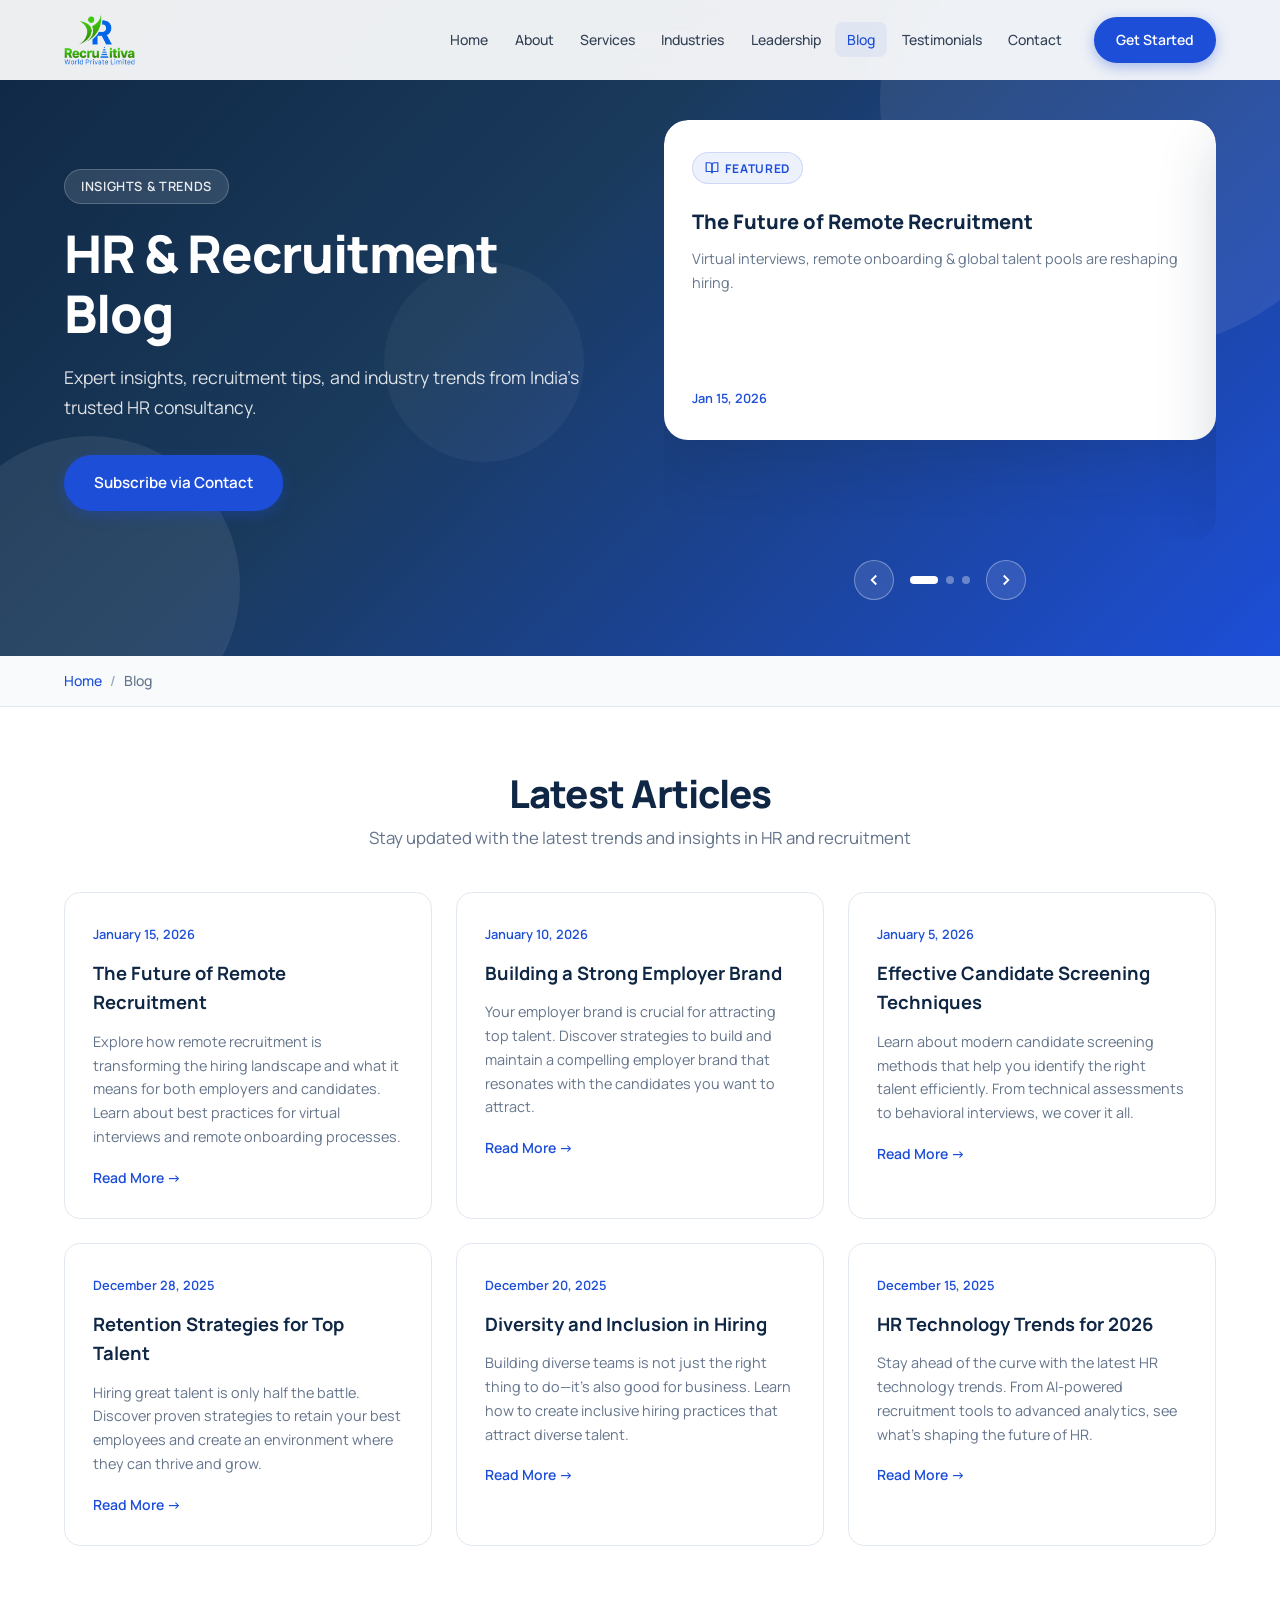
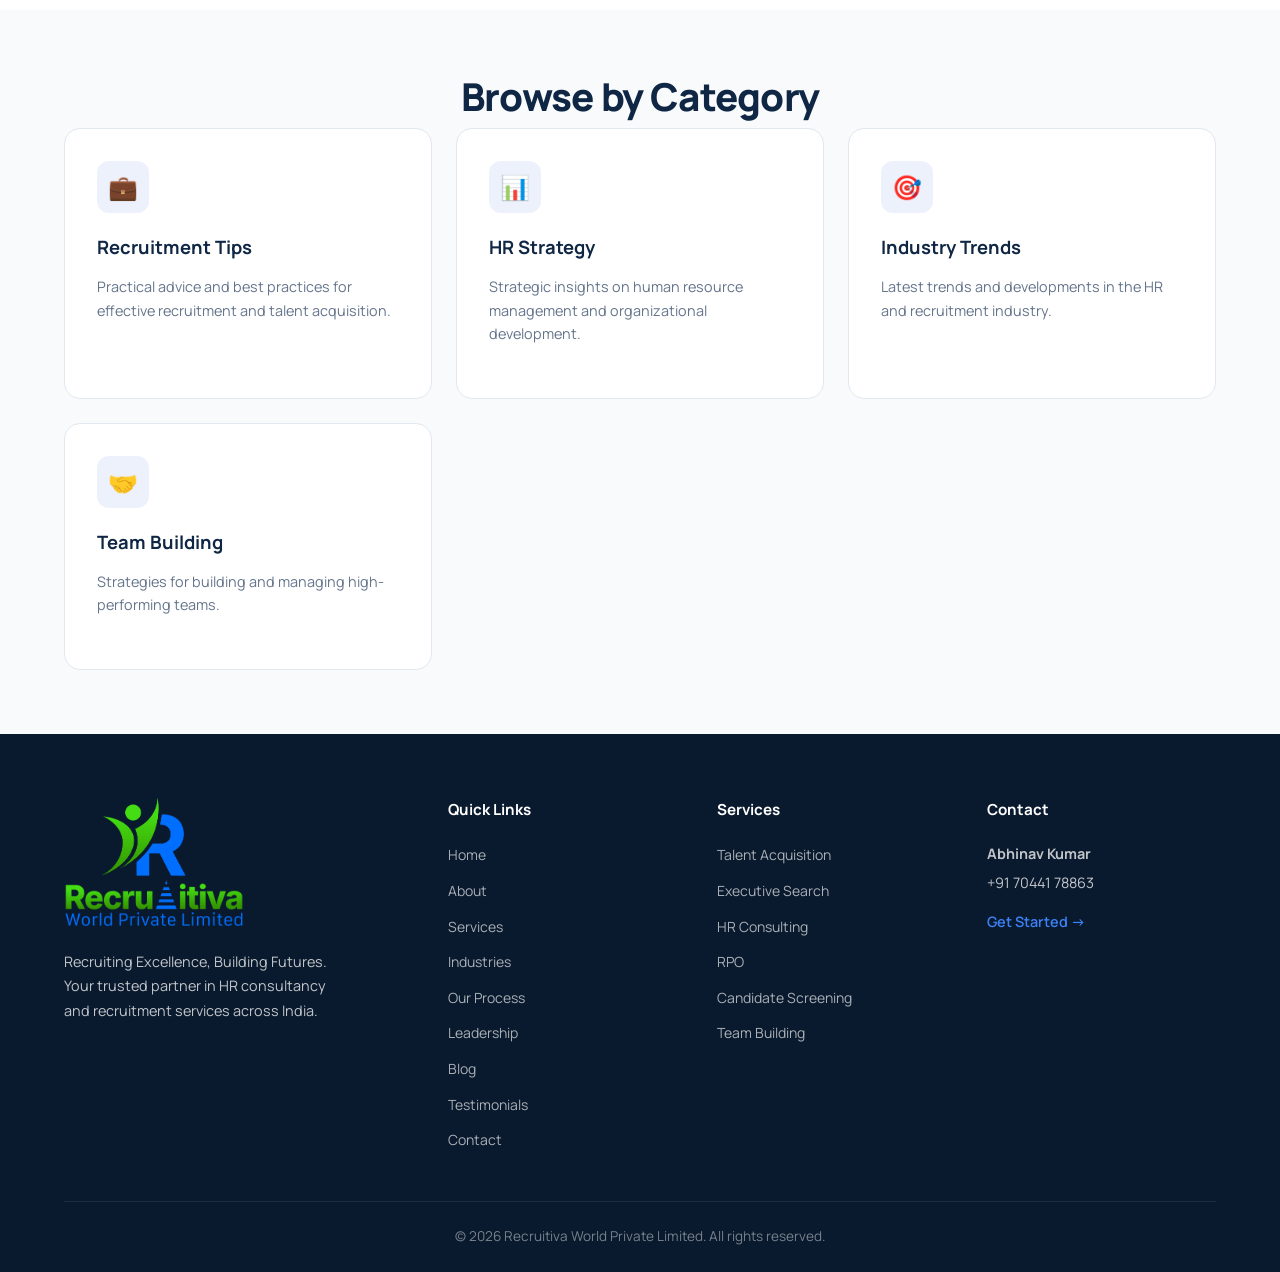
<file: blog.html>
<!DOCTYPE html>
<html lang="en-IN">
<head>
    <meta charset="UTF-8">
    <meta name="viewport" content="width=device-width, initial-scale=1.0">
    <meta http-equiv="X-UA-Compatible" content="IE=edge">
    <title>HR Blog & Recruitment Insights | Recruitiva World Private Limited</title>
    <meta name="description" content="Read HR insights, recruitment tips, talent management strategies, and industry trends from Recruitiva World Private Limited — India's trusted HR consultancy.">
    <meta name="keywords" content="HR blog India, recruitment tips, talent management, employer branding, hiring trends, HR technology">
    <meta name="robots" content="index, follow">
    <meta name="theme-color" content="#0f2744">
    <link rel="canonical" href="https://www.recruitivaworld.com/blog.html">
    <link rel="icon" type="image/png" href="LOGO.png">
    <meta property="og:type" content="website">
    <meta property="og:site_name" content="Recruitiva World Private Limited">
    <meta property="og:title" content="HR Blog & Recruitment Insights | Recruitiva World">
    <meta property="og:description" content="Expert articles on HR strategy, recruitment best practices, and industry trends.">
    <meta property="og:image" content="https://www.recruitivaworld.com/LOGO.png">
    <meta property="og:url" content="https://www.recruitivaworld.com/blog.html">
    <meta name="twitter:card" content="summary_large_image">
    <meta name="twitter:title" content="HR Blog | Recruitiva World Private Limited">
    <meta name="twitter:description" content="HR insights and recruitment tips from India's trusted consultancy.">
    <meta name="twitter:image" content="https://www.recruitivaworld.com/LOGO.png">
    <script type="application/ld+json">
    {
        "@context": "https://schema.org",
        "@type": "Blog",
        "name": "Recruitiva World HR Blog",
        "url": "https://www.recruitivaworld.com/blog.html",
        "publisher": {
            "@type": "Organization",
            "name": "Recruitiva World Private Limited",
            "logo": { "@type": "ImageObject", "url": "https://www.recruitivaworld.com/LOGO.png" }
        }
    }
    </script>
    <script type="application/ld+json">
    {
        "@context": "https://schema.org",
        "@type": "BreadcrumbList",
        "itemListElement": [
            { "@type": "ListItem", "position": 1, "name": "Home", "item": "https://www.recruitivaworld.com/" },
            { "@type": "ListItem", "position": 2, "name": "Blog", "item": "https://www.recruitivaworld.com/blog.html" }
        ]
    }
    </script>
    <link rel="preconnect" href="https://fonts.googleapis.com">
    <link rel="preconnect" href="https://fonts.gstatic.com" crossorigin>
    <link href="https://fonts.googleapis.com/css2?family=Manrope:wght@400;500;600;700;800&display=swap" rel="stylesheet">
    
    <!-- Stylesheet -->
    <link rel="stylesheet" href="style.css">
</head>
<body>
    <div class="mobile-overlay" aria-hidden="true"></div>

    <header class="site-header" id="site-header">
        <div class="container header-inner">
            <a href="index.html" class="logo" title="Recruitiva World Private Limited">
                <img src="LOGO.png" alt="Recruitiva World Private Limited logo" id="logo-img" width="220" height="60">
            </a>
            <button class="menu-toggle" aria-label="Toggle navigation" aria-expanded="false">
                <span></span><span></span><span></span>
            </button>
            <nav class="main-nav" aria-label="Main navigation">
                <ul>
                    <li><a href="index.html" class="nav-link">Home</a></li>
                    <li><a href="about.html" class="nav-link">About</a></li>
                    <li><a href="services.html" class="nav-link">Services</a></li>
                    <li><a href="industries.html" class="nav-link">Industries</a></li>
                    <li><a href="leadership.html" class="nav-link">Leadership</a></li>
                    <li><a href="blog.html" class="nav-link active">Blog</a></li>
                    <li><a href="testimonials.html" class="nav-link">Testimonials</a></li>
                    <li><a href="contact.html" class="nav-link">Contact</a></li>
                </ul>
                <a href="contact.html" class="btn btn-primary btn-sm nav-cta">Get Started</a>
            </nav>
        </div>
    </header>

    <main>
        <section class="hero hero--page">
            <div class="hero-bg-shapes" aria-hidden="true"><div class="shape shape-1"></div><div class="shape shape-2"></div><div class="shape shape-3"></div></div>
            <div class="container hero-grid">
                <div class="hero-content reveal">
                    <span class="hero-badge">Insights &amp; Trends</span>
                    <h1>HR &amp; Recruitment Blog</h1>
                    <p class="hero-lead">Expert insights, recruitment tips, and industry trends from India's trusted HR consultancy.</p>
                    <div class="hero-actions"><a href="contact.html" class="btn btn-primary">Subscribe via Contact</a></div>
                </div>
                <div class="hero-visual reveal reveal-delay-1">
                    <div class="hero-slider" data-autoplay="5500" aria-label="Blog highlights">
                        <div class="hero-slider-viewport"><div class="hero-slider-track">
                            <div class="hero-slide is-active"><div class="slide-card slide-blog-card"><span class="slide-tag"><svg class="slide-icon-sm" viewBox="0 0 24 24" fill="none" stroke="currentColor" stroke-width="2"><path d="M2 3h6a4 4 0 0 1 4 4v14a3 3 0 0 0-3-3H2z"/><path d="M22 3h-6a4 4 0 0 0-4 4v14a3 3 0 0 1 3-3h7z"/></svg> Featured</span><h3>The Future of Remote Recruitment</h3><p>Virtual interviews, remote onboarding &amp; global talent pools are reshaping hiring.</p><span class="slide-blog-date">Jan 15, 2026</span></div></div>
                            <div class="hero-slide"><div class="slide-card slide-image-card"><img src="abhihanav.jpeg" alt="HR insights from Recruitiva World team" width="480" height="480" loading="eager"><div class="slide-image-overlay"><span class="slide-tag"><svg class="slide-icon-sm" viewBox="0 0 24 24" fill="none" stroke="currentColor" stroke-width="2"><path d="M12 20V10M18 20V4M6 20v-4"/></svg> HR Strategy</span><h3>Building Employer Brands</h3><p>Attract top talent with a compelling employer value proposition.</p></div></div></div>
                            <div class="hero-slide"><div class="slide-card slide-services-card"><h3>Trending Topics</h3><div class="slide-services-grid"><div class="slide-service-item"><span class="slide-svc-icon"><svg viewBox="0 0 24 24" fill="none" stroke="currentColor" stroke-width="2"><circle cx="12" cy="12" r="10"/><path d="M12 16v-4M12 8h.01"/></svg></span><span>AI in HR</span></div><div class="slide-service-item"><span class="slide-svc-icon"><svg viewBox="0 0 24 24" fill="none" stroke="currentColor" stroke-width="2"><path d="M17 21v-2a4 4 0 0 0-4-4H5a4 4 0 0 0-4 4v2"/><circle cx="9" cy="7" r="4"/></svg></span><span>Diversity Hiring</span></div><div class="slide-service-item"><span class="slide-svc-icon"><svg viewBox="0 0 24 24" fill="none" stroke="currentColor" stroke-width="2"><path d="M22 11.08V12a10 10 0 1 1-5.93-9.14"/><polyline points="22 4 12 14.01 9 11.01"/></svg></span><span>Retention</span></div><div class="slide-service-item"><span class="slide-svc-icon"><svg viewBox="0 0 24 24" fill="none" stroke="currentColor" stroke-width="2"><circle cx="11" cy="11" r="8"/><path d="m21 21-4.35-4.35"/></svg></span><span>Screening Tips</span></div></div><img src="LOGO.png" alt="" class="slide-logo-watermark" width="100" height="35" loading="lazy" aria-hidden="true"></div></div>
                        </div></div>
                        <div class="hero-slider-controls"><button type="button" class="slider-btn slider-prev" aria-label="Previous slide"><svg viewBox="0 0 24 24" fill="none" stroke="currentColor" stroke-width="2.5"><polyline points="15 18 9 12 15 6"/></svg></button><div class="slider-dots" role="tablist"></div><button type="button" class="slider-btn slider-next" aria-label="Next slide"><svg viewBox="0 0 24 24" fill="none" stroke="currentColor" stroke-width="2.5"><polyline points="9 18 15 12 9 6"/></svg></button></div>
                    </div>
                </div>
            </div>
        </section>
        <nav class="breadcrumb" aria-label="Breadcrumb"><div class="container"><ol><li><a href="index.html">Home</a></li><li aria-current="page">Blog</li></ol></div></nav>

        <section class="section page-section">
            <div class="container">
                <h2 class="section-title">Latest Articles</h2>
                <p class="section-subtitle">Stay updated with the latest trends and insights in HR and recruitment</p>
                
                <div class="blog-grid">
                    <article class="blog-card">
                        <div class="blog-card-content">
                            <span class="date">January 15, 2026</span>
                            <h3>The Future of Remote Recruitment</h3>
                            <p>Explore how remote recruitment is transforming the hiring landscape and what it means for both employers and candidates. Learn about best practices for virtual interviews and remote onboarding processes.</p>
                            <a href="contact.html" class="read-more">Read More →</a>
                        </div>
                    </article>
                    
                    <article class="blog-card">
                        <div class="blog-card-content">
                            <span class="date">January 10, 2026</span>
                            <h3>Building a Strong Employer Brand</h3>
                            <p>Your employer brand is crucial for attracting top talent. Discover strategies to build and maintain a compelling employer brand that resonates with the candidates you want to attract.</p>
                            <a href="contact.html" class="read-more">Read More →</a>
                        </div>
                    </article>
                    
                    <article class="blog-card">
                        <div class="blog-card-content">
                            <span class="date">January 5, 2026</span>
                            <h3>Effective Candidate Screening Techniques</h3>
                            <p>Learn about modern candidate screening methods that help you identify the right talent efficiently. From technical assessments to behavioral interviews, we cover it all.</p>
                            <a href="contact.html" class="read-more">Read More →</a>
                        </div>
                    </article>
                    
                    <article class="blog-card">
                        <div class="blog-card-content">
                            <span class="date">December 28, 2025</span>
                            <h3>Retention Strategies for Top Talent</h3>
                            <p>Hiring great talent is only half the battle. Discover proven strategies to retain your best employees and create an environment where they can thrive and grow.</p>
                            <a href="contact.html" class="read-more">Read More →</a>
                        </div>
                    </article>
                    
                    <article class="blog-card">
                        <div class="blog-card-content">
                            <span class="date">December 20, 2025</span>
                            <h3>Diversity and Inclusion in Hiring</h3>
                            <p>Building diverse teams is not just the right thing to do—it's also good for business. Learn how to create inclusive hiring practices that attract diverse talent.</p>
                            <a href="contact.html" class="read-more">Read More →</a>
                        </div>
                    </article>
                    
                    <article class="blog-card">
                        <div class="blog-card-content">
                            <span class="date">December 15, 2025</span>
                            <h3>HR Technology Trends for 2026</h3>
                            <p>Stay ahead of the curve with the latest HR technology trends. From AI-powered recruitment tools to advanced analytics, see what's shaping the future of HR.</p>
                            <a href="contact.html" class="read-more">Read More →</a>
                        </div>
                    </article>
                </div>
            </div>
        </section>

        <section class="section page-section services-section">
            <div class="container">
                <h2 class="section-title">Browse by Category</h2>
                <div class="services-grid">
                    <div class="service-card">
                        <div class="service-icon">💼</div>
                        <h3>Recruitment Tips</h3>
                        <p>Practical advice and best practices for effective recruitment and talent acquisition.</p>
                    </div>
                    <div class="service-card">
                        <div class="service-icon">📊</div>
                        <h3>HR Strategy</h3>
                        <p>Strategic insights on human resource management and organizational development.</p>
                    </div>
                    <div class="service-card">
                        <div class="service-icon">🎯</div>
                        <h3>Industry Trends</h3>
                        <p>Latest trends and developments in the HR and recruitment industry.</p>
                    </div>
                    <div class="service-card">
                        <div class="service-icon">🤝</div>
                        <h3>Team Building</h3>
                        <p>Strategies for building and managing high-performing teams.</p>
                    </div>
                </div>
            </div>
        </section>
    </main>

    <footer class="site-footer">
        <div class="container">
            <div class="footer-grid">
                <div class="footer-brand">
                    <img src="LOGO.png" alt="Recruitiva World Private Limited" width="180" height="50" loading="lazy">
                    <p>Recruiting Excellence, Building Futures. Your trusted partner in HR consultancy and recruitment services across India.</p>
                </div>
                <div class="footer-links">
                    <h4>Quick Links</h4>
                    <ul>
                        <li><a href="index.html">Home</a></li>
                        <li><a href="about.html">About</a></li>
                        <li><a href="services.html">Services</a></li>
                        <li><a href="industries.html">Industries</a></li>
                        <li><a href="process.html">Our Process</a></li>
                        <li><a href="leadership.html">Leadership</a></li>
                        <li><a href="blog.html">Blog</a></li>
                        <li><a href="testimonials.html">Testimonials</a></li>
                        <li><a href="contact.html">Contact</a></li>
                    </ul>
                </div>
                <div class="footer-links">
                    <h4>Services</h4>
                    <ul>
                        <li><a href="services.html">Talent Acquisition</a></li>
                        <li><a href="services.html">Executive Search</a></li>
                        <li><a href="services.html">HR Consulting</a></li>
                        <li><a href="services.html">RPO</a></li>
                        <li><a href="services.html">Candidate Screening</a></li>
                        <li><a href="services.html">Team Building</a></li>
                    </ul>
                </div>
                <div class="footer-contact">
                    <h4>Contact</h4>
                    <p><strong>Abhinav Kumar</strong></p>
                    <a href="tel:+917044178863">+91 70441 78863</a>
                    <a href="contact.html" class="footer-cta">Get Started →</a>
                </div>
            </div>
            <div class="footer-bottom">
                <p>&copy; 2026 Recruitiva World Private Limited. All rights reserved.</p>
            </div>
        </div>
    </footer>

    <script src="script.js"></script>
</body>
</html>
</file>
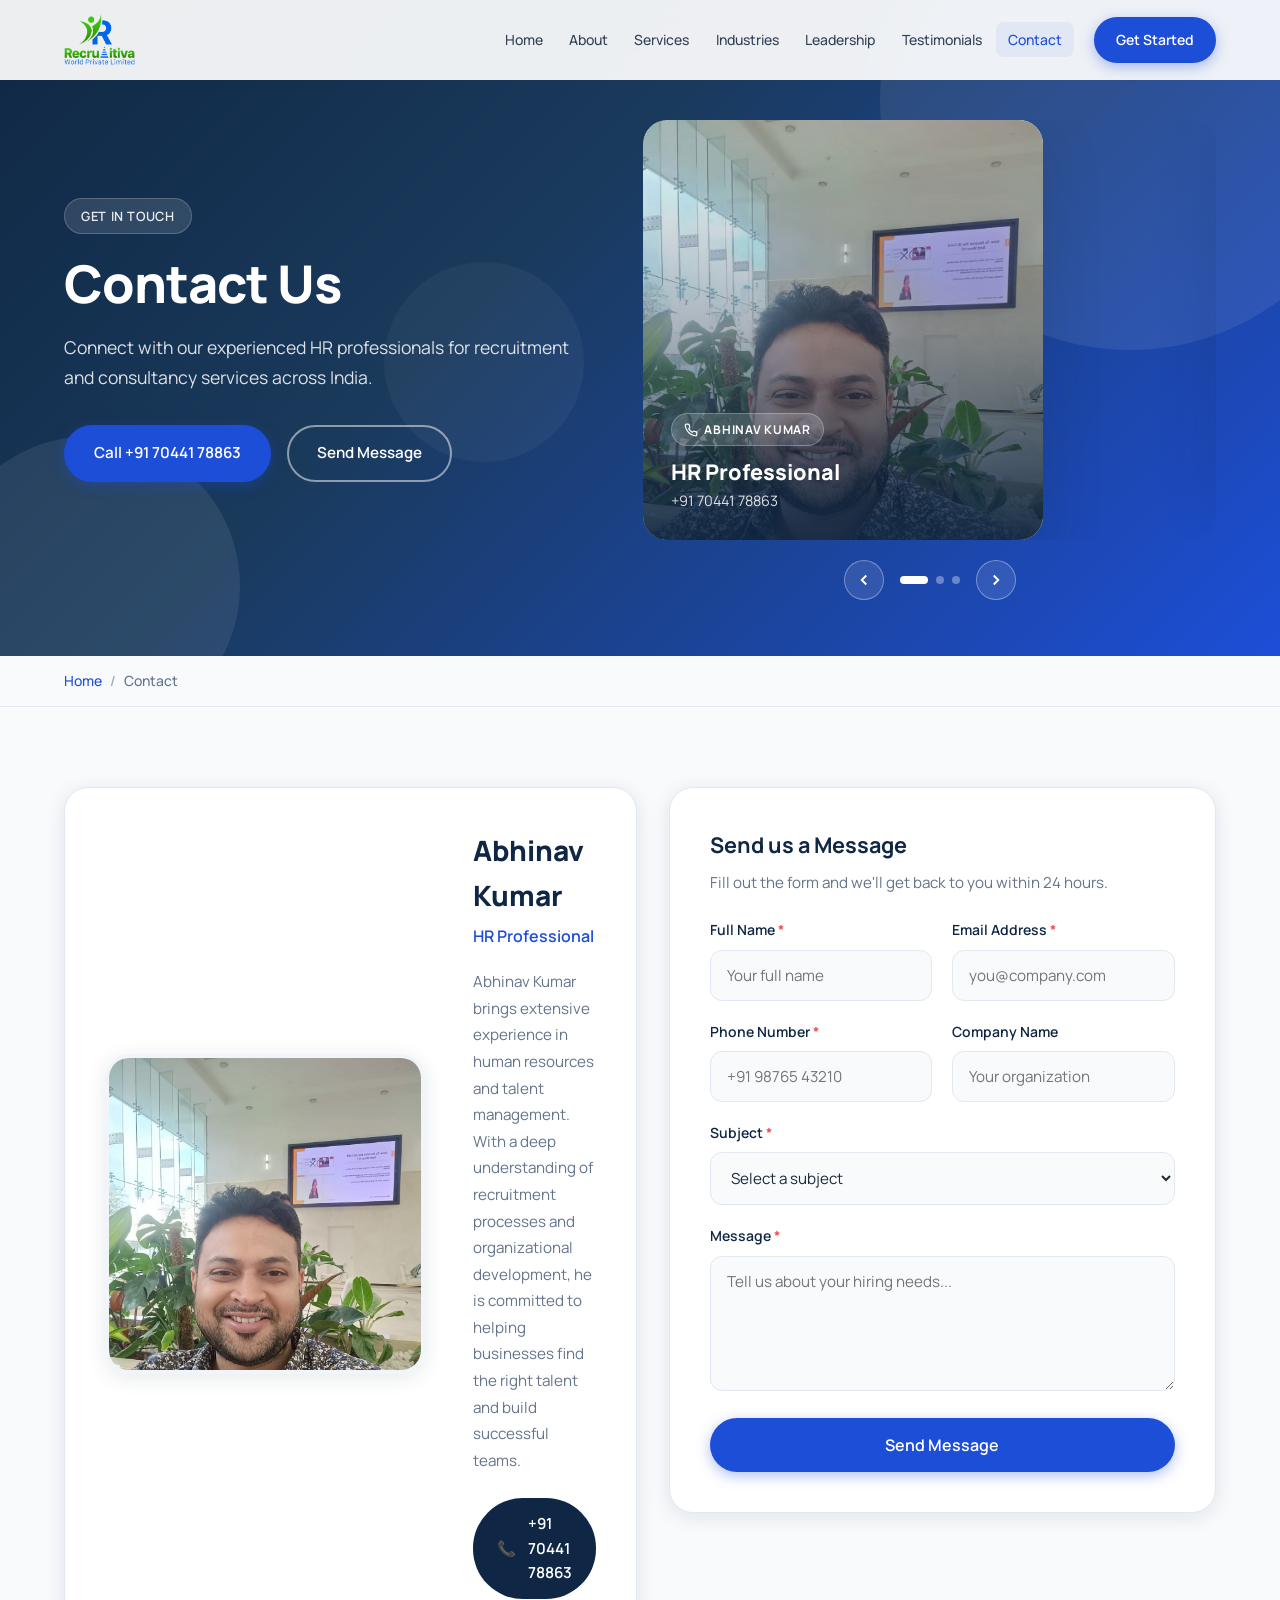
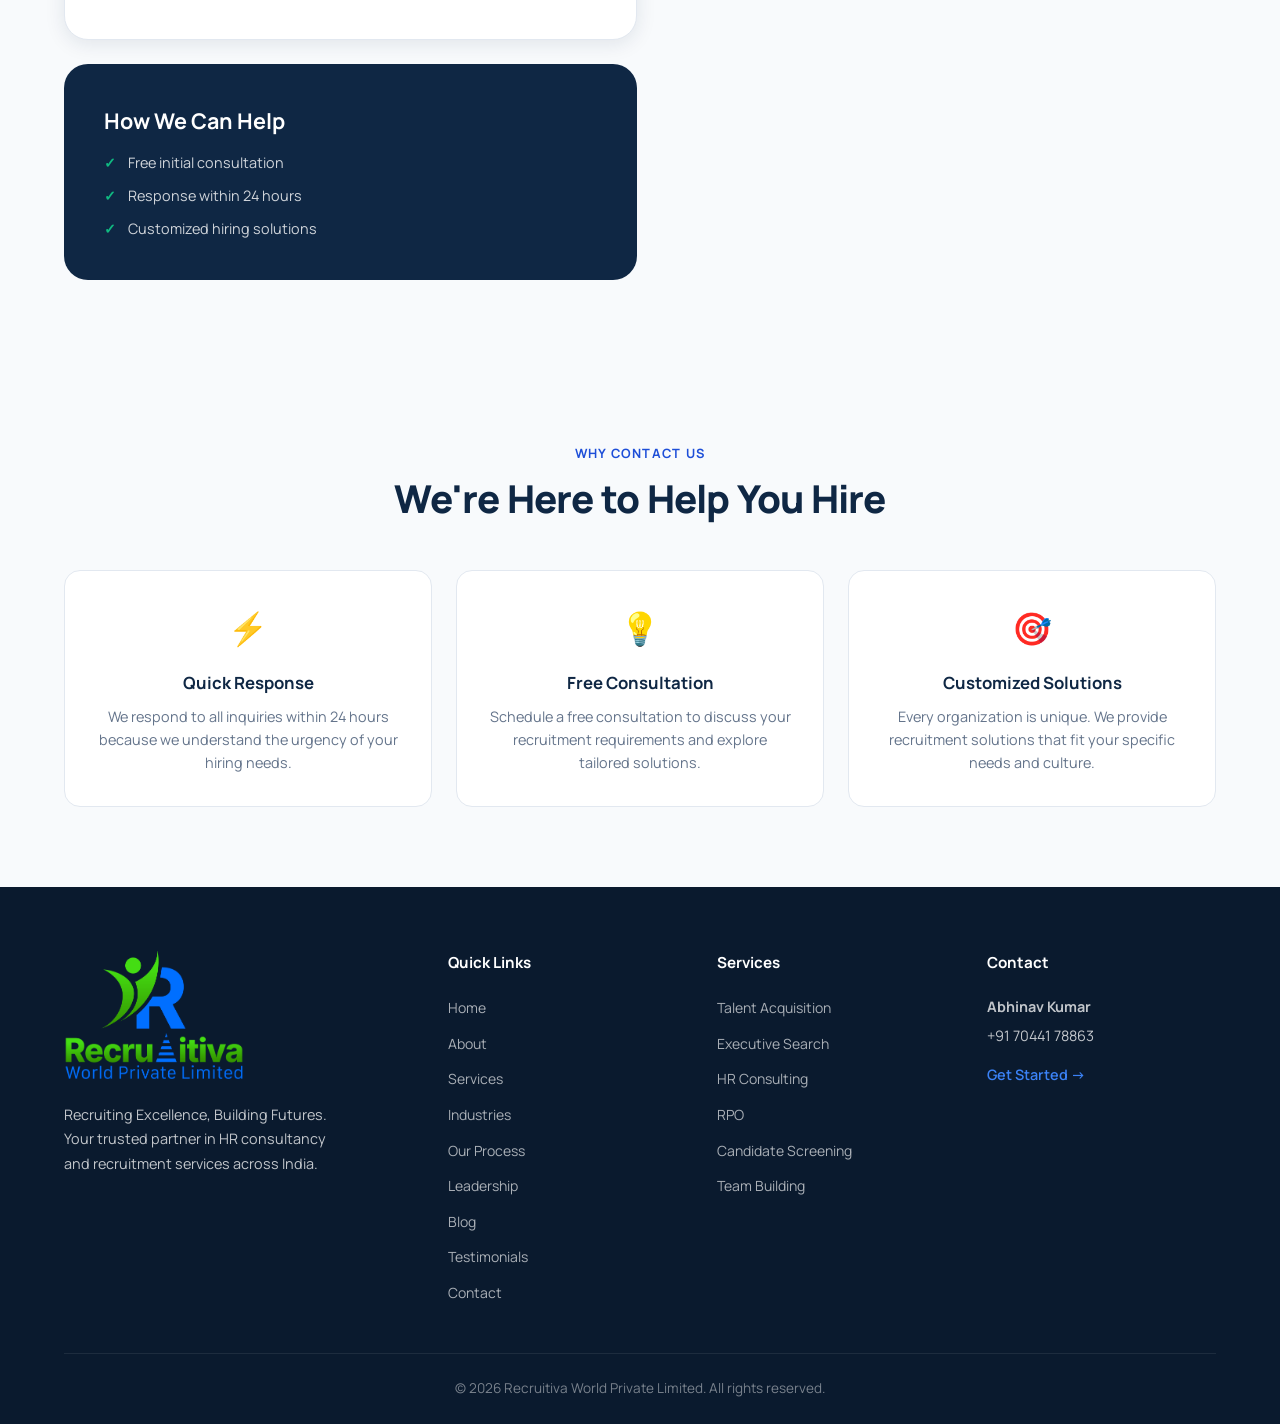
<file: contact.html>
<!DOCTYPE html>
<html lang="en-IN">
<head>
    <meta charset="UTF-8">
    <meta name="viewport" content="width=device-width, initial-scale=1.0">
    <meta http-equiv="X-UA-Compatible" content="IE=edge">
    <title>Contact Us | Recruitiva World Private Limited - HR & Recruitment</title>
    <meta name="description" content="Contact Recruitiva World Private Limited for HR consultancy and recruitment services in India. Call Abhinav Kumar at +91 70441 78863 or send us a message online.">
    <meta name="keywords" content="contact Recruitiva World, HR consultancy contact, recruitment agency India, hiring services contact">
    <meta name="robots" content="index, follow">
    <meta name="theme-color" content="#0f2744">
    <link rel="canonical" href="https://www.recruitivaworld.com/contact.html">
    <link rel="icon" type="image/png" href="LOGO.png">
    <meta property="og:type" content="website">
    <meta property="og:site_name" content="Recruitiva World Private Limited">
    <meta property="og:title" content="Contact Recruitiva World Private Limited">
    <meta property="og:description" content="Get in touch for HR consultancy, talent acquisition, and recruitment services across India.">
    <meta property="og:image" content="https://www.recruitivaworld.com/LOGO.png">
    <meta property="og:url" content="https://www.recruitivaworld.com/contact.html">
    <meta name="twitter:card" content="summary_large_image">
    <meta name="twitter:title" content="Contact Recruitiva World Private Limited">
    <meta name="twitter:description" content="Reach our HR professionals for recruitment and consultancy services in India.">
    <meta name="twitter:image" content="https://www.recruitivaworld.com/LOGO.png">
    <script type="application/ld+json">
    {
        "@context": "https://schema.org",
        "@type": "ContactPage",
        "name": "Contact Recruitiva World Private Limited",
        "url": "https://www.recruitivaworld.com/contact.html",
        "mainEntity": {
            "@type": "ProfessionalService",
            "name": "Recruitiva World Private Limited",
            "telephone": "+91-70441-78863",
            "url": "https://www.recruitivaworld.com/"
        }
    }
    </script>
    <script type="application/ld+json">
    {
        "@context": "https://schema.org",
        "@type": "BreadcrumbList",
        "itemListElement": [
            { "@type": "ListItem", "position": 1, "name": "Home", "item": "https://www.recruitivaworld.com/" },
            { "@type": "ListItem", "position": 2, "name": "Contact", "item": "https://www.recruitivaworld.com/contact.html" }
        ]
    }
    </script>
    <link rel="preconnect" href="https://fonts.googleapis.com">
    <link rel="preconnect" href="https://fonts.gstatic.com" crossorigin>
    <link href="https://fonts.googleapis.com/css2?family=Manrope:wght@400;500;600;700;800&display=swap" rel="stylesheet">
    
    <!-- Stylesheet -->
    <link rel="stylesheet" href="style.css">
</head>
<body>
    <div class="mobile-overlay" aria-hidden="true"></div>

    <header class="site-header" id="site-header">
        <div class="container header-inner">
            <a href="index.html" class="logo" title="Recruitiva World Private Limited">
                <img src="LOGO.png" alt="Recruitiva World Private Limited logo" id="logo-img" width="220" height="60">
            </a>
            <button class="menu-toggle" aria-label="Toggle navigation" aria-expanded="false">
                <span></span><span></span><span></span>
            </button>
            <nav class="main-nav" aria-label="Main navigation">
                <ul>
                    <li><a href="index.html" class="nav-link">Home</a></li>
                    <li><a href="about.html" class="nav-link">About</a></li>
                    <li><a href="services.html" class="nav-link">Services</a></li>
                    <li><a href="industries.html" class="nav-link">Industries</a></li>
                    <li><a href="leadership.html" class="nav-link">Leadership</a></li>
                    <li><a href="testimonials.html" class="nav-link">Testimonials</a></li>
                    <li><a href="contact.html" class="nav-link active">Contact</a></li>
                </ul>
                <a href="contact.html" class="btn btn-primary btn-sm nav-cta">Get Started</a>
            </nav>
        </div>
    </header>

    <main>
        <section class="hero hero--page">
            <div class="hero-bg-shapes" aria-hidden="true"><div class="shape shape-1"></div><div class="shape shape-2"></div><div class="shape shape-3"></div></div>
            <div class="container hero-grid">
                <div class="hero-content reveal">
                    <span class="hero-badge">Get In Touch</span>
                    <h1>Contact Us</h1>
                    <p class="hero-lead">Connect with our experienced HR professionals for recruitment and consultancy services across India.</p>
                    <div class="hero-actions">
                        <a href="tel:+917044178863" class="btn btn-primary">Call +91 70441 78863</a>
                        <a href="#contact-form" class="btn btn-outline-light">Send Message</a>
                    </div>
                </div>
                <div class="hero-visual reveal reveal-delay-1">
                    <div class="hero-slider" data-autoplay="5500" aria-label="Contact highlights">
                        <div class="hero-slider-viewport"><div class="hero-slider-track">
                            <div class="hero-slide is-active"><div class="slide-card slide-image-card"><img src="abhihanav.jpeg" alt="Abhinav Kumar, HR Professional" width="480" height="480" loading="eager"><div class="slide-image-overlay"><span class="slide-tag"><svg class="slide-icon-sm" viewBox="0 0 24 24" fill="none" stroke="currentColor" stroke-width="2"><path d="M22 16.92v3a2 2 0 0 1-2.18 2 19.79 19.79 0 0 1-8.63-3.07 19.5 19.5 0 0 1-6-6 19.79 19.79 0 0 1-3.07-8.67A2 2 0 0 1 4.11 2h3a2 2 0 0 1 2 1.72c.127.96.361 1.903.7 2.81a2 2 0 0 1-.45 2.11L8.09 9.91a16 16 0 0 0 6 6l1.27-1.27a2 2 0 0 1 2.11-.45c.907.339 1.85.573 2.81.7A2 2 0 0 1 22 16.92z"/></svg> Abhinav Kumar</span><h3>HR Professional</h3><p>+91 70441 78863</p></div></div></div>
                            <div class="hero-slide"><div class="slide-card slide-stats-card"><div class="slide-stats-header"><svg class="slide-icon-md" viewBox="0 0 24 24" fill="none" stroke="currentColor" stroke-width="2"><path d="M13 2L3 14h9l-1 8 10-12h-9l1-8z"/></svg><h3>Quick Response</h3></div><div class="slide-stats-grid"><div class="slide-stat-item"><span class="slide-stat-icon si-blue"><svg viewBox="0 0 24 24" fill="none" stroke="currentColor" stroke-width="2"><circle cx="12" cy="12" r="10"/><polyline points="12 6 12 12 16 14"/></svg></span><strong>24h</strong><span>Response Time</span></div><div class="slide-stat-item"><span class="slide-stat-icon si-green"><svg viewBox="0 0 24 24" fill="none" stroke="currentColor" stroke-width="2"><path d="M12 2a10 10 0 1 0 10 10A10 10 0 0 0 12 2z"/><path d="M12 16v-4M12 8h.01"/></svg></span><strong>Free</strong><span>Consultation</span></div><div class="slide-stat-item"><span class="slide-stat-icon si-orange"><svg viewBox="0 0 24 24" fill="none" stroke="currentColor" stroke-width="2"><path d="M21 15a2 2 0 0 1-2 2H7l-4 4V5a2 2 0 0 1 2-2h14a2 2 0 0 1 2 2z"/></svg></span><strong>Custom</strong><span>Solutions</span></div><div class="slide-stat-item"><span class="slide-stat-icon si-purple"><svg viewBox="0 0 24 24" fill="none" stroke="currentColor" stroke-width="2"><path d="M22 11.08V12a10 10 0 1 1-5.93-9.14"/><polyline points="22 4 12 14.01 9 11.01"/></svg></span><strong>Trusted</strong><span>Partner</span></div></div></div></div>
                            <div class="hero-slide"><div class="slide-card slide-services-card"><h3>How to Reach Us</h3><p class="slide-desc">Fill the form below or call directly for hiring requirements.</p><div class="slide-services-grid"><div class="slide-service-item"><span class="slide-svc-icon"><svg viewBox="0 0 24 24" fill="none" stroke="currentColor" stroke-width="2"><path d="M4 4h16c1.1 0 2 .9 2 2v12c0 1.1-.9 2-2 2H4c-1.1 0-2-.9-2-2V6c0-1.1.9-2 2-2z"/><polyline points="22,6 12,13 2,6"/></svg></span><span>Email Inquiry</span></div><div class="slide-service-item"><span class="slide-svc-icon"><svg viewBox="0 0 24 24" fill="none" stroke="currentColor" stroke-width="2"><path d="M22 16.92v3a2 2 0 0 1-2.18 2 19.79 19.79 0 0 1-8.63-3.07 19.5 19.5 0 0 1-6-6 19.79 19.79 0 0 1-3.07-8.67A2 2 0 0 1 4.11 2h3a2 2 0 0 1 2 1.72 12.84 12.84 0 0 0 .7 2.81 2 2 0 0 1-.45 2.11L8.09 9.91a16 16 0 0 0 6 6l1.27-1.27a2 2 0 0 1 2.11-.45 12.84 12.84 0 0 0 2.81.7A2 2 0 0 1 22 16.92z"/></svg></span><span>Phone Call</span></div><div class="slide-service-item"><span class="slide-svc-icon"><svg viewBox="0 0 24 24" fill="none" stroke="currentColor" stroke-width="2"><rect x="2" y="7" width="20" height="14" rx="2"/><path d="M16 7V5a2 2 0 0 0-2-2h-4a2 2 0 0 0-2 2v2"/></svg></span><span>Hiring Needs</span></div><div class="slide-service-item"><span class="slide-svc-icon"><svg viewBox="0 0 24 24" fill="none" stroke="currentColor" stroke-width="2"><path d="M21 10c0 7-9 13-9 13s-9-6-9-13a9 9 0 0 1 18 0z"/><circle cx="12" cy="10" r="3"/></svg></span><span>Pan India</span></div></div><img src="LOGO.png" alt="" class="slide-logo-watermark" width="100" height="35" loading="lazy" aria-hidden="true"></div></div>
                        </div></div>
                        <div class="hero-slider-controls"><button type="button" class="slider-btn slider-prev" aria-label="Previous slide"><svg viewBox="0 0 24 24" fill="none" stroke="currentColor" stroke-width="2.5"><polyline points="15 18 9 12 15 6"/></svg></button><div class="slider-dots" role="tablist"></div><button type="button" class="slider-btn slider-next" aria-label="Next slide"><svg viewBox="0 0 24 24" fill="none" stroke="currentColor" stroke-width="2.5"><polyline points="9 18 15 12 9 6"/></svg></button></div>
                    </div>
                </div>
            </div>
        </section>
        <nav class="breadcrumb" aria-label="Breadcrumb"><div class="container"><ol><li><a href="index.html">Home</a></li><li aria-current="page">Contact</li></ol></div></nav>

        <section id="contact-form" class="section contact-section">
            <div class="container">
                <div class="contact-grid">
                    <div class="contact-info reveal">
                        <article class="leader-card contact-leader-card">
                            <div class="leader-image">
                                <img src="abhihanav.jpeg" alt="Abhinav Kumar, HR Professional at Recruitiva World Private Limited" width="400" height="400" loading="lazy" decoding="async">
                            </div>
                            <div class="leader-info">
                                <h3>Abhinav Kumar</h3>
                                <p class="leader-role">HR Professional</p>
                                <p class="leader-bio">Abhinav Kumar brings extensive experience in human resources and talent management. With a deep understanding of recruitment processes and organizational development, he is committed to helping businesses find the right talent and build successful teams.</p>
                                <a href="tel:+917044178863" class="leader-contact">
                                    <span class="contact-icon" aria-hidden="true">📞</span>
                                    +91 70441 78863
                                </a>
                            </div>
                        </article>
                        <div class="contact-card contact-perks-card">
                            <h3>How We Can Help</h3>
                            <ul class="contact-perks">
                                <li>Free initial consultation</li>
                                <li>Response within 24 hours</li>
                                <li>Customized hiring solutions</li>
                            </ul>
                        </div>
                    </div>
                    <form id="contactForm" class="contact-form reveal reveal-delay-1" novalidate>
                        <h3 class="contact-form-heading">Send us a Message</h3>
                        <p class="contact-form-subtext">Fill out the form and we'll get back to you within 24 hours.</p>
                        <div class="form-row">
                            <div class="form-group">
                                <label for="name">Full Name <span class="required">*</span></label>
                                <input type="text" id="name" name="name" placeholder="Your full name" required autocomplete="name">
                            </div>
                            <div class="form-group">
                                <label for="email">Email Address <span class="required">*</span></label>
                                <input type="email" id="email" name="email" placeholder="you@company.com" required autocomplete="email">
                            </div>
                        </div>
                        <div class="form-row">
                            <div class="form-group">
                                <label for="phone">Phone Number <span class="required">*</span></label>
                                <input type="tel" id="phone" name="phone" placeholder="+91 98765 43210" required autocomplete="tel">
                            </div>
                            <div class="form-group">
                                <label for="company">Company Name</label>
                                <input type="text" id="company" name="company" placeholder="Your organization" autocomplete="organization">
                            </div>
                        </div>
                        <div class="form-group">
                            <label for="subject">Subject <span class="required">*</span></label>
                            <select id="subject" name="subject" required>
                                <option value="">Select a subject</option>
                                <option value="recruitment">Recruitment Services</option>
                                <option value="consulting">HR Consulting</option>
                                <option value="executive-search">Executive Search</option>
                                <option value="general">General Inquiry</option>
                                <option value="other">Other</option>
                            </select>
                        </div>
                        <div class="form-group">
                            <label for="message">Message <span class="required">*</span></label>
                            <textarea id="message" name="message" rows="5" placeholder="Tell us about your hiring needs..." required></textarea>
                        </div>
                        <button type="submit" class="btn btn-primary btn-full submit-btn">
                            <span class="btn-text">Send Message</span>
                        </button>
                    </form>
                </div>
            </div>
        </section>

        <section class="section about-section">
            <div class="container">
                <div class="section-header center reveal">
                    <span class="section-label">Why Contact Us</span>
                    <h2 class="section-title">We're Here to Help You Hire</h2>
                </div>
                <div class="help-cards">
                    <article class="help-card reveal">
                        <div class="help-icon">⚡</div>
                        <h3>Quick Response</h3>
                        <p>We respond to all inquiries within 24 hours because we understand the urgency of your hiring needs.</p>
                    </article>
                    <article class="help-card reveal reveal-delay-1">
                        <div class="help-icon">💡</div>
                        <h3>Free Consultation</h3>
                        <p>Schedule a free consultation to discuss your recruitment requirements and explore tailored solutions.</p>
                    </article>
                    <article class="help-card reveal reveal-delay-2">
                        <div class="help-icon">🎯</div>
                        <h3>Customized Solutions</h3>
                        <p>Every organization is unique. We provide recruitment solutions that fit your specific needs and culture.</p>
                    </article>
                </div>
            </div>
        </section>
    </main>

    <footer class="site-footer">
        <div class="container">
            <div class="footer-grid">
                <div class="footer-brand">
                    <img src="LOGO.png" alt="Recruitiva World Private Limited" width="180" height="50" loading="lazy">
                    <p>Recruiting Excellence, Building Futures. Your trusted partner in HR consultancy and recruitment services across India.</p>
                </div>
                <div class="footer-links">
                    <h4>Quick Links</h4>
                    <ul>
                        <li><a href="index.html">Home</a></li>
                        <li><a href="about.html">About</a></li>
                        <li><a href="services.html">Services</a></li>
                        <li><a href="industries.html">Industries</a></li>
                        <li><a href="process.html">Our Process</a></li>
                        <li><a href="leadership.html">Leadership</a></li>
                        <li><a href="blog.html">Blog</a></li>
                        <li><a href="testimonials.html">Testimonials</a></li>
                        <li><a href="contact.html">Contact</a></li>
                    </ul>
                </div>
                <div class="footer-links">
                    <h4>Services</h4>
                    <ul>
                        <li><a href="services.html">Talent Acquisition</a></li>
                        <li><a href="services.html">Executive Search</a></li>
                        <li><a href="services.html">HR Consulting</a></li>
                        <li><a href="services.html">RPO</a></li>
                        <li><a href="services.html">Candidate Screening</a></li>
                        <li><a href="services.html">Team Building</a></li>
                    </ul>
                </div>
                <div class="footer-contact">
                    <h4>Contact</h4>
                    <p><strong>Abhinav Kumar</strong></p>
                    <a href="tel:+917044178863">+91 70441 78863</a>
                    <a href="contact.html" class="footer-cta">Get Started →</a>
                </div>
            </div>
            <div class="footer-bottom">
                <p>&copy; 2026 Recruitiva World Private Limited. All rights reserved.</p>
            </div>
        </div>
    </footer>

    <script src="script.js"></script>
</body>
</html>
</file>
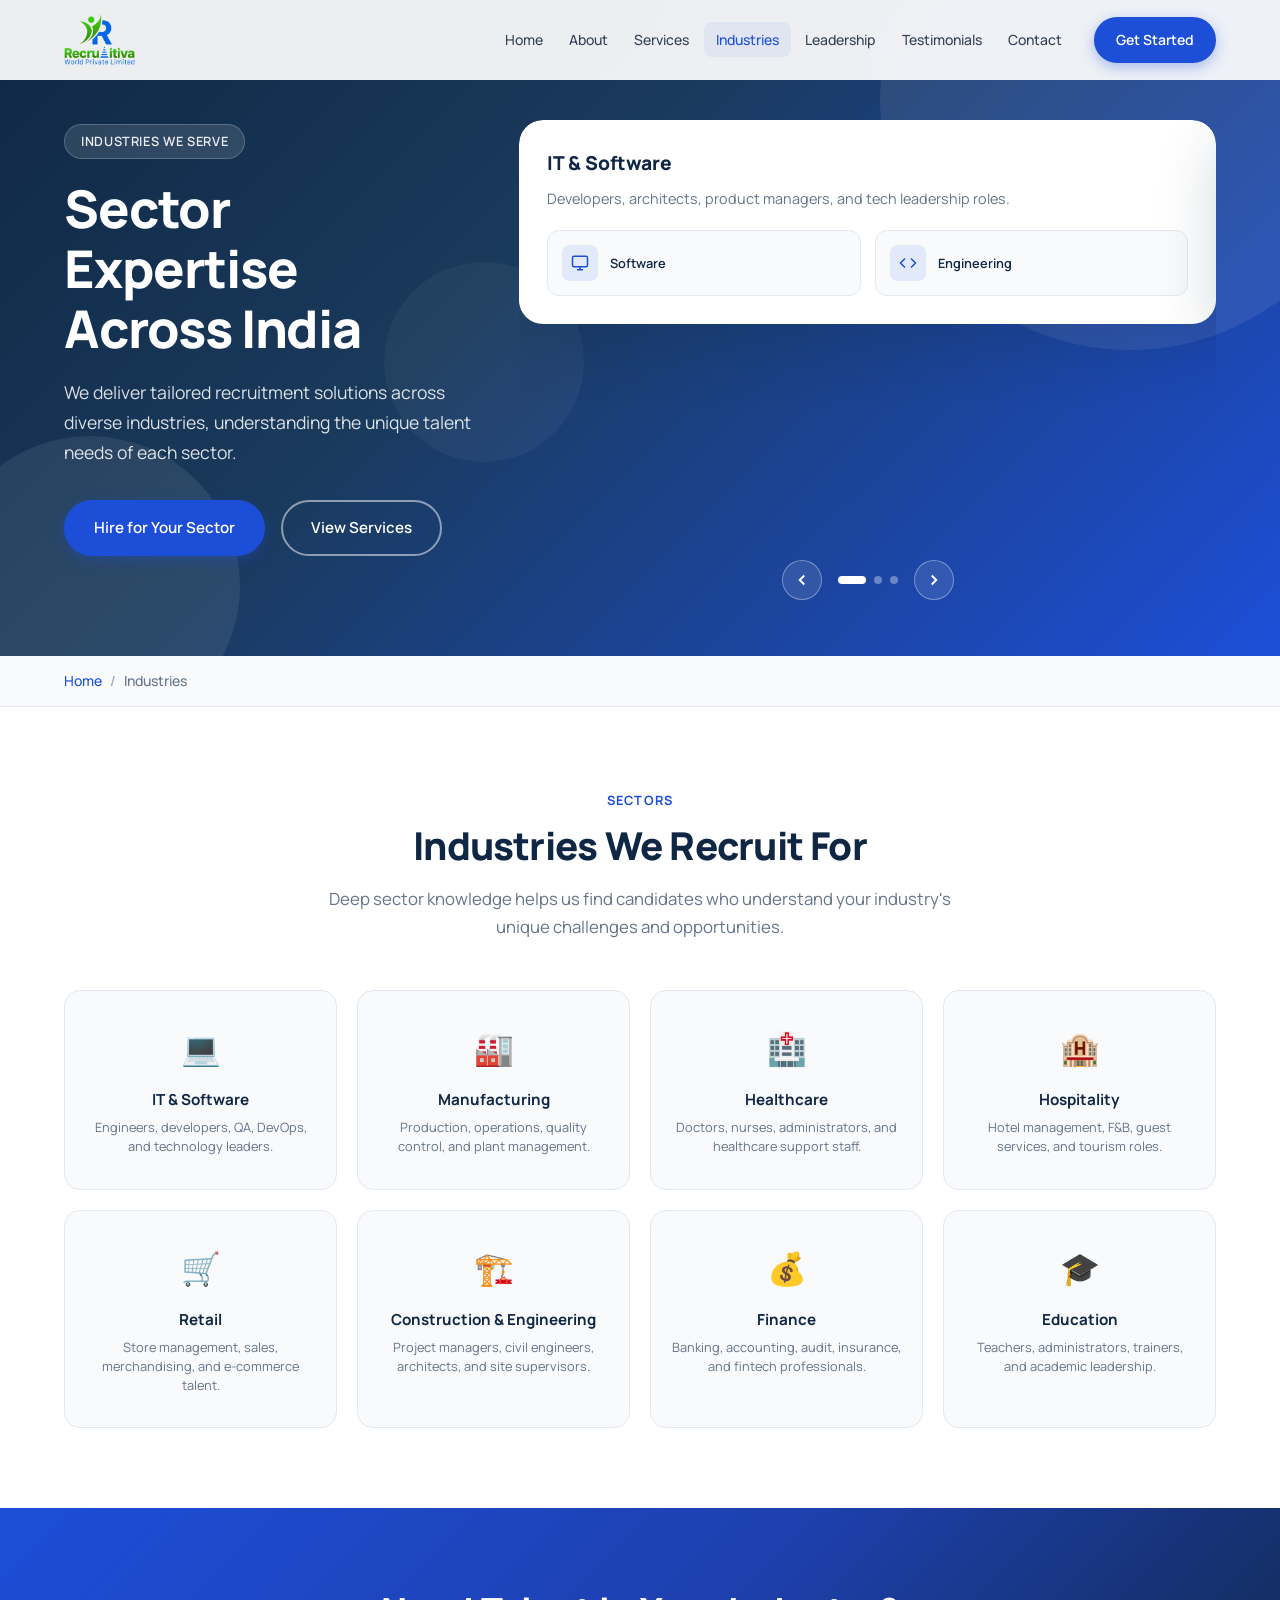
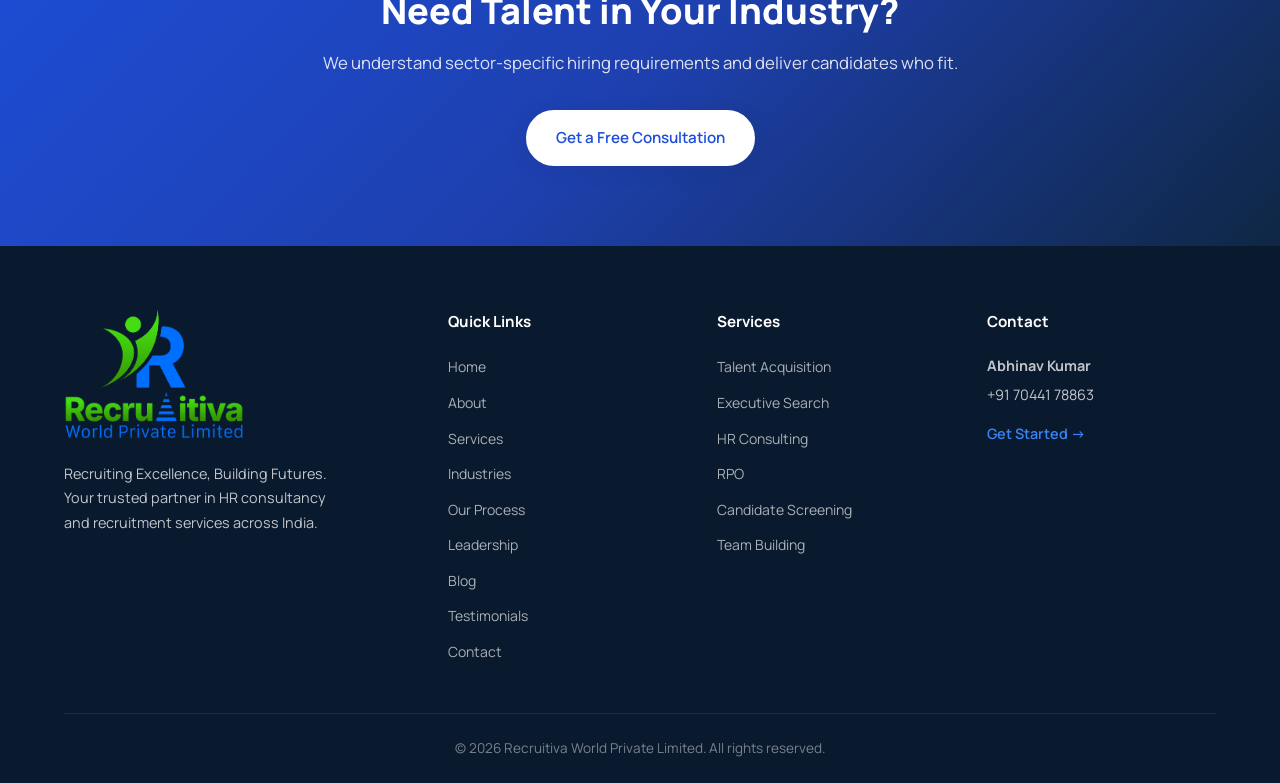
<file: industries.html>
<!DOCTYPE html>
<html lang="en-IN">
<head>
    <meta charset="UTF-8">
    <meta name="viewport" content="width=device-width, initial-scale=1.0">
    <title>Industries We Serve | Recruitiva World - Sector Recruitment India</title>
    <meta name="description" content="Recruitiva World recruits talent for IT, manufacturing, healthcare, hospitality, retail, construction, finance, and education sectors across India.">
    <meta name="robots" content="index, follow, max-image-preview:large">
    <meta name="theme-color" content="#0f2744">
    <link rel="canonical" href="https://www.recruitivaworld.com/industries.html">
    <link rel="icon" type="image/png" href="LOGO.png">
    <meta property="og:type" content="website">
    <meta property="og:title" content="Industries We Serve | Recruitiva World">
    <meta property="og:description" content="Tailored recruitment solutions across 8+ industry sectors in India.">
    <meta property="og:image" content="https://www.recruitivaworld.com/LOGO.png">
    <meta property="og:url" content="https://www.recruitivaworld.com/industries.html">
    <meta name="twitter:card" content="summary_large_image">
    <script type="application/ld+json">
    {"@context":"https://schema.org","@type":"WebPage","name":"Industries We Serve","url":"https://www.recruitivaworld.com/industries.html","description":"Sector-specific recruitment services across India.","isPartOf":{"@type":"WebSite","name":"Recruitiva World Private Limited","url":"https://www.recruitivaworld.com/"}}
    </script>
    <script type="application/ld+json">
    {"@context":"https://schema.org","@type":"BreadcrumbList","itemListElement":[{"@type":"ListItem","position":1,"name":"Home","item":"https://www.recruitivaworld.com/"},{"@type":"ListItem","position":2,"name":"Industries","item":"https://www.recruitivaworld.com/industries.html"}]}
    </script>
    <link rel="preconnect" href="https://fonts.googleapis.com">
    <link rel="preconnect" href="https://fonts.gstatic.com" crossorigin>
    <link href="https://fonts.googleapis.com/css2?family=Manrope:wght@400;500;600;700;800&display=swap" rel="stylesheet">
    <link rel="stylesheet" href="style.css">
</head>
<body>
    <div class="mobile-overlay" aria-hidden="true"></div>
    <header class="site-header" id="site-header">
        <div class="container header-inner">
            <a href="index.html" class="logo" title="Recruitiva World Private Limited"><img src="LOGO.png" alt="Recruitiva World logo" width="220" height="60"></a>
            <button class="menu-toggle" aria-label="Toggle navigation" aria-expanded="false"><span></span><span></span><span></span></button>
            <nav class="main-nav" aria-label="Main navigation">
                <ul>
                    <li><a href="index.html" class="nav-link">Home</a></li>
                    <li><a href="about.html" class="nav-link">About</a></li>
                    <li><a href="services.html" class="nav-link">Services</a></li>
                    <li><a href="industries.html" class="nav-link active">Industries</a></li>
                    <li><a href="leadership.html" class="nav-link">Leadership</a></li>
                    <li><a href="testimonials.html" class="nav-link">Testimonials</a></li>
                    <li><a href="contact.html" class="nav-link">Contact</a></li>
                </ul>
                <a href="contact.html" class="btn btn-primary btn-sm nav-cta">Get Started</a>
            </nav>
        </div>
    </header>
    <main>
        <section class="hero hero--page">
            <div class="hero-bg-shapes" aria-hidden="true"><div class="shape shape-1"></div><div class="shape shape-2"></div><div class="shape shape-3"></div></div>
            <div class="container hero-grid">
                <div class="hero-content reveal">
                    <span class="hero-badge">Industries We Serve</span>
                    <h1>Sector Expertise Across India</h1>
                    <p class="hero-lead">We deliver tailored recruitment solutions across diverse industries, understanding the unique talent needs of each sector.</p>
                    <div class="hero-actions"><a href="contact.html" class="btn btn-primary">Hire for Your Sector</a><a href="services.html" class="btn btn-outline-light">View Services</a></div>
                </div>
                <div class="hero-visual reveal reveal-delay-1">
                    <div class="hero-slider" data-autoplay="5500" aria-label="Industry highlights">
                        <div class="hero-slider-viewport"><div class="hero-slider-track">
                            <div class="hero-slide is-active"><div class="slide-card slide-services-card"><h3>IT &amp; Software</h3><p class="slide-desc">Developers, architects, product managers, and tech leadership roles.</p><div class="slide-services-grid"><div class="slide-service-item"><span class="slide-svc-icon"><svg viewBox="0 0 24 24" fill="none" stroke="currentColor" stroke-width="2"><rect x="2" y="3" width="20" height="14" rx="2"/><line x1="8" y1="21" x2="16" y2="21"/><line x1="12" y1="17" x2="12" y2="21"/></svg></span><span>Software</span></div><div class="slide-service-item"><span class="slide-svc-icon"><svg viewBox="0 0 24 24" fill="none" stroke="currentColor" stroke-width="2"><polyline points="16 18 22 12 16 6"/><polyline points="8 6 2 12 8 18"/></svg></span><span>Engineering</span></div></div></div></div>
                            <div class="hero-slide"><div class="slide-card slide-services-card"><h3>Healthcare &amp; Finance</h3><p class="slide-desc">Clinical, administrative, banking, and fintech professionals.</p><div class="slide-services-grid"><div class="slide-service-item"><span class="slide-svc-icon"><svg viewBox="0 0 24 24" fill="none" stroke="currentColor" stroke-width="2"><path d="M22 12h-4l-3 9L9 3l-3 9H2"/></svg></span><span>Healthcare</span></div><div class="slide-service-item"><span class="slide-svc-icon"><svg viewBox="0 0 24 24" fill="none" stroke="currentColor" stroke-width="2"><line x1="12" y1="1" x2="12" y2="23"/><path d="M17 5H9.5a3.5 3.5 0 0 0 0 7h5a3.5 3.5 0 0 1 0 7H6"/></svg></span><span>Finance</span></div></div></div></div>
                            <div class="hero-slide"><div class="slide-card slide-image-card"><img src="aditi.jpeg" alt="Recruitiva World recruitment across industries" width="480" height="480" loading="eager"><div class="slide-image-overlay"><span class="slide-tag">Pan-India</span><h3>8+ Industry Sectors</h3><p>Manufacturing, retail, hospitality, education &amp; more.</p></div></div></div>
                        </div></div>
                        <div class="hero-slider-controls"><button type="button" class="slider-btn slider-prev" aria-label="Previous slide"><svg viewBox="0 0 24 24" fill="none" stroke="currentColor" stroke-width="2.5"><polyline points="15 18 9 12 15 6"/></svg></button><div class="slider-dots" role="tablist"></div><button type="button" class="slider-btn slider-next" aria-label="Next slide"><svg viewBox="0 0 24 24" fill="none" stroke="currentColor" stroke-width="2.5"><polyline points="9 18 15 12 9 6"/></svg></button></div>
                    </div>
                </div>
            </div>
        </section>
        <nav class="breadcrumb" aria-label="Breadcrumb"><div class="container"><ol><li><a href="index.html">Home</a></li><li aria-current="page">Industries</li></ol></div></nav>
        <section class="section industries-section">
            <div class="container">
                <div class="section-header center reveal"><span class="section-label">Sectors</span><h2 class="section-title">Industries We Recruit For</h2><p class="section-desc">Deep sector knowledge helps us find candidates who understand your industry's unique challenges and opportunities.</p></div>
                <div class="industries-grid">
                    <article class="industry-card reveal"><div class="industry-icon">💻</div><h3>IT &amp; Software</h3><p>Engineers, developers, QA, DevOps, and technology leaders.</p></article>
                    <article class="industry-card reveal reveal-delay-1"><div class="industry-icon">🏭</div><h3>Manufacturing</h3><p>Production, operations, quality control, and plant management.</p></article>
                    <article class="industry-card reveal reveal-delay-2"><div class="industry-icon">🏥</div><h3>Healthcare</h3><p>Doctors, nurses, administrators, and healthcare support staff.</p></article>
                    <article class="industry-card reveal"><div class="industry-icon">🏨</div><h3>Hospitality</h3><p>Hotel management, F&amp;B, guest services, and tourism roles.</p></article>
                    <article class="industry-card reveal reveal-delay-1"><div class="industry-icon">🛒</div><h3>Retail</h3><p>Store management, sales, merchandising, and e-commerce talent.</p></article>
                    <article class="industry-card reveal reveal-delay-2"><div class="industry-icon">🏗️</div><h3>Construction &amp; Engineering</h3><p>Project managers, civil engineers, architects, and site supervisors.</p></article>
                    <article class="industry-card reveal"><div class="industry-icon">💰</div><h3>Finance</h3><p>Banking, accounting, audit, insurance, and fintech professionals.</p></article>
                    <article class="industry-card reveal reveal-delay-1"><div class="industry-icon">🎓</div><h3>Education</h3><p>Teachers, administrators, trainers, and academic leadership.</p></article>
                </div>
            </div>
        </section>
        <section class="cta-section"><div class="container"><div class="cta-inner reveal"><h2>Need Talent in Your Industry?</h2><p>We understand sector-specific hiring requirements and deliver candidates who fit.</p><a href="contact.html" class="btn btn-white">Get a Free Consultation</a></div></div></section>
    </main>
    <footer class="site-footer">
        <div class="container">
            <div class="footer-grid">
                <div class="footer-brand"><img src="LOGO.png" alt="Recruitiva World Private Limited" width="180" height="50" loading="lazy"><p>Recruiting Excellence, Building Futures. Your trusted partner in HR consultancy and recruitment services across India.</p></div>
                <div class="footer-links"><h4>Quick Links</h4><ul><li><a href="index.html">Home</a></li><li><a href="about.html">About</a></li><li><a href="services.html">Services</a></li><li><a href="industries.html">Industries</a></li><li><a href="process.html">Our Process</a></li><li><a href="leadership.html">Leadership</a></li><li><a href="blog.html">Blog</a></li><li><a href="testimonials.html">Testimonials</a></li><li><a href="contact.html">Contact</a></li></ul></div>
                <div class="footer-links"><h4>Services</h4><ul><li><a href="services.html">Talent Acquisition</a></li><li><a href="services.html">Executive Search</a></li><li><a href="services.html">HR Consulting</a></li><li><a href="services.html">RPO</a></li><li><a href="services.html">Candidate Screening</a></li><li><a href="services.html">Team Building</a></li></ul></div>
                <div class="footer-contact"><h4>Contact</h4><p><strong>Abhinav Kumar</strong></p><a href="tel:+917044178863">+91 70441 78863</a><a href="contact.html" class="footer-cta">Get Started →</a></div>
            </div>
            <div class="footer-bottom"><p>&copy; 2026 Recruitiva World Private Limited. All rights reserved.</p></div>
        </div>
    </footer>
    <script src="script.js"></script>
</body>
</html>
</file>
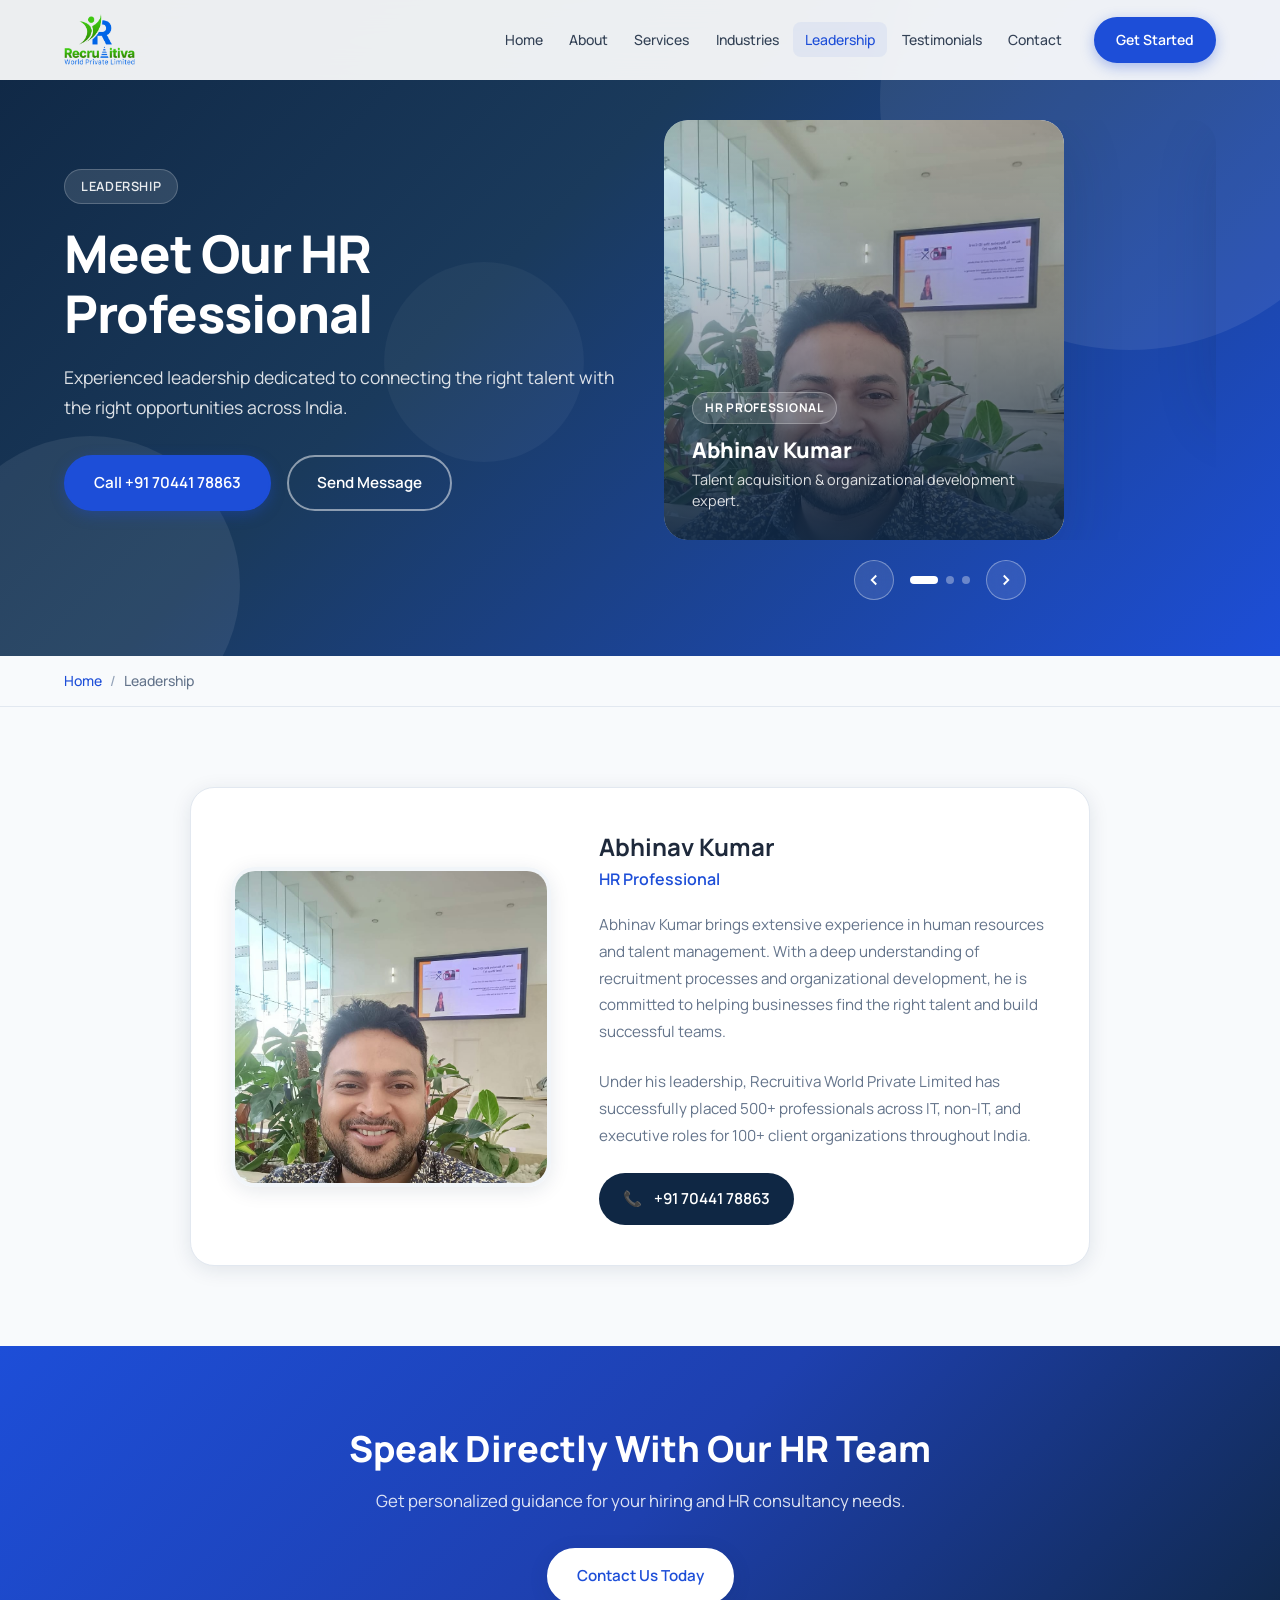
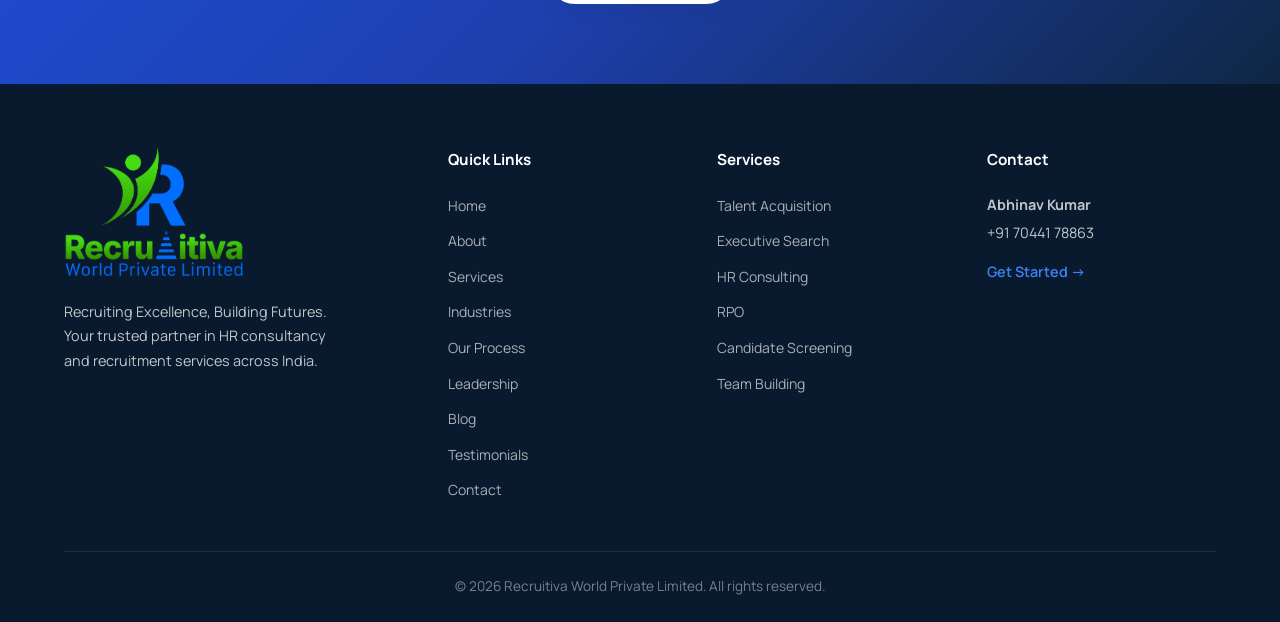
<file: leadership.html>
<!DOCTYPE html>
<html lang="en-IN">
<head>
    <meta charset="UTF-8">
    <meta name="viewport" content="width=device-width, initial-scale=1.0">
    <title>Leadership | Abhinav Kumar - HR Professional | Recruitiva World</title>
    <meta name="description" content="Meet Abhinav Kumar, HR Professional at Recruitiva World Private Limited. Expert in talent acquisition, recruitment, and organizational development. Call +91 70441 78863.">
    <meta name="robots" content="index, follow, max-image-preview:large">
    <meta name="theme-color" content="#0f2744">
    <link rel="canonical" href="https://www.recruitivaworld.com/leadership.html">
    <link rel="icon" type="image/png" href="LOGO.png">
    <meta property="og:type" content="profile">
    <meta property="og:title" content="Leadership | Recruitiva World Private Limited">
    <meta property="og:description" content="Experienced HR leadership dedicated to connecting the right talent with the right opportunities.">
    <meta property="og:image" content="https://www.recruitivaworld.com/abhihanav.jpeg">
    <meta property="og:url" content="https://www.recruitivaworld.com/leadership.html">
    <meta name="twitter:card" content="summary_large_image">
    <script type="application/ld+json">
    {"@context":"https://schema.org","@type":"Person","name":"Abhinav Kumar","jobTitle":"HR Professional","worksFor":{"@type":"Organization","name":"Recruitiva World Private Limited","url":"https://www.recruitivaworld.com/"},"telephone":"+91-70441-78863","image":"https://www.recruitivaworld.com/abhihanav.jpeg","url":"https://www.recruitivaworld.com/leadership.html"}
    </script>
    <script type="application/ld+json">
    {"@context":"https://schema.org","@type":"BreadcrumbList","itemListElement":[{"@type":"ListItem","position":1,"name":"Home","item":"https://www.recruitivaworld.com/"},{"@type":"ListItem","position":2,"name":"Leadership","item":"https://www.recruitivaworld.com/leadership.html"}]}
    </script>
    <link rel="preconnect" href="https://fonts.googleapis.com">
    <link rel="preconnect" href="https://fonts.gstatic.com" crossorigin>
    <link href="https://fonts.googleapis.com/css2?family=Manrope:wght@400;500;600;700;800&display=swap" rel="stylesheet">
    <link rel="stylesheet" href="style.css">
</head>
<body>
    <div class="mobile-overlay" aria-hidden="true"></div>
    <header class="site-header" id="site-header">
        <div class="container header-inner">
            <a href="index.html" class="logo" title="Recruitiva World Private Limited"><img src="LOGO.png" alt="Recruitiva World logo" width="220" height="60"></a>
            <button class="menu-toggle" aria-label="Toggle navigation" aria-expanded="false"><span></span><span></span><span></span></button>
            <nav class="main-nav" aria-label="Main navigation">
                <ul>
                    <li><a href="index.html" class="nav-link">Home</a></li>
                    <li><a href="about.html" class="nav-link">About</a></li>
                    <li><a href="services.html" class="nav-link">Services</a></li>
                    <li><a href="industries.html" class="nav-link">Industries</a></li>
                    <li><a href="leadership.html" class="nav-link active">Leadership</a></li>
                    <li><a href="testimonials.html" class="nav-link">Testimonials</a></li>
                    <li><a href="contact.html" class="nav-link">Contact</a></li>
                </ul>
                <a href="contact.html" class="btn btn-primary btn-sm nav-cta">Get Started</a>
            </nav>
        </div>
    </header>
    <main>
        <section class="hero hero--page">
            <div class="hero-bg-shapes" aria-hidden="true"><div class="shape shape-1"></div><div class="shape shape-2"></div><div class="shape shape-3"></div></div>
            <div class="container hero-grid">
                <div class="hero-content reveal">
                    <span class="hero-badge">Leadership</span>
                    <h1>Meet Our HR Professional</h1>
                    <p class="hero-lead">Experienced leadership dedicated to connecting the right talent with the right opportunities across India.</p>
                    <div class="hero-actions"><a href="tel:+917044178863" class="btn btn-primary">Call +91 70441 78863</a><a href="contact.html" class="btn btn-outline-light">Send Message</a></div>
                </div>
                <div class="hero-visual reveal reveal-delay-1">
                    <div class="hero-slider" data-autoplay="5500" aria-label="Leadership highlights">
                        <div class="hero-slider-viewport"><div class="hero-slider-track">
                            <div class="hero-slide is-active"><div class="slide-card slide-image-card"><img src="abhihanav.jpeg" alt="Abhinav Kumar, HR Professional at Recruitiva World" width="480" height="480" loading="eager"><div class="slide-image-overlay"><span class="slide-tag">HR Professional</span><h3>Abhinav Kumar</h3><p>Talent acquisition &amp; organizational development expert.</p></div></div></div>
                            <div class="hero-slide"><div class="slide-card slide-stats-card"><div class="slide-stats-header"><svg class="slide-icon-md" viewBox="0 0 24 24" fill="none" stroke="currentColor" stroke-width="2"><path d="M17 21v-2a4 4 0 0 0-4-4H5a4 4 0 0 0-4 4v2"/><circle cx="9" cy="7" r="4"/></svg><h3>Areas of Expertise</h3></div><div class="slide-stats-grid"><div class="slide-stat-item"><strong>Recruitment</strong><span>End-to-End</span></div><div class="slide-stat-item"><strong>HR</strong><span>Consulting</span></div><div class="slide-stat-item"><strong>Executive</strong><span>Search</span></div><div class="slide-stat-item"><strong>Team</strong><span>Building</span></div></div></div></div>
                            <div class="hero-slide"><div class="slide-card slide-quote-card"><div class="slide-quote-icon">"</div><blockquote><p>Committed to helping businesses find the right talent and build successful teams that drive long-term growth.</p></blockquote><footer><strong>Abhinav Kumar</strong><span>Recruitiva World Private Limited</span></footer></div></div>
                        </div></div>
                        <div class="hero-slider-controls"><button type="button" class="slider-btn slider-prev" aria-label="Previous slide"><svg viewBox="0 0 24 24" fill="none" stroke="currentColor" stroke-width="2.5"><polyline points="15 18 9 12 15 6"/></svg></button><div class="slider-dots" role="tablist"></div><button type="button" class="slider-btn slider-next" aria-label="Next slide"><svg viewBox="0 0 24 24" fill="none" stroke="currentColor" stroke-width="2.5"><polyline points="9 18 15 12 9 6"/></svg></button></div>
                    </div>
                </div>
            </div>
        </section>
        <nav class="breadcrumb" aria-label="Breadcrumb"><div class="container"><ol><li><a href="index.html">Home</a></li><li aria-current="page">Leadership</li></ol></div></nav>
        <section class="section leadership-section">
            <div class="container">
                <article class="leader-card reveal">
                    <div class="leader-image"><img src="abhihanav.jpeg" alt="Abhinav Kumar, HR Professional at Recruitiva World Private Limited" width="400" height="400" loading="lazy" decoding="async"></div>
                    <div class="leader-info">
                        <h2>Abhinav Kumar</h2>
                        <p class="leader-role">HR Professional</p>
                        <p class="leader-bio">Abhinav Kumar brings extensive experience in human resources and talent management. With a deep understanding of recruitment processes and organizational development, he is committed to helping businesses find the right talent and build successful teams.</p>
                        <p class="leader-bio">Under his leadership, Recruitiva World Private Limited has successfully placed 500+ professionals across IT, non-IT, and executive roles for 100+ client organizations throughout India.</p>
                        <a href="tel:+917044178863" class="leader-contact"><span class="contact-icon" aria-hidden="true">📞</span>+91 70441 78863</a>
                    </div>
                </article>
            </div>
        </section>
        <section class="cta-section"><div class="container"><div class="cta-inner reveal"><h2>Speak Directly With Our HR Team</h2><p>Get personalized guidance for your hiring and HR consultancy needs.</p><a href="contact.html" class="btn btn-white">Contact Us Today</a></div></div></section>
    </main>
    <footer class="site-footer">
        <div class="container">
            <div class="footer-grid">
                <div class="footer-brand"><img src="LOGO.png" alt="Recruitiva World Private Limited" width="180" height="50" loading="lazy"><p>Recruiting Excellence, Building Futures. Your trusted partner in HR consultancy and recruitment services across India.</p></div>
                <div class="footer-links"><h4>Quick Links</h4><ul><li><a href="index.html">Home</a></li><li><a href="about.html">About</a></li><li><a href="services.html">Services</a></li><li><a href="industries.html">Industries</a></li><li><a href="process.html">Our Process</a></li><li><a href="leadership.html">Leadership</a></li><li><a href="blog.html">Blog</a></li><li><a href="testimonials.html">Testimonials</a></li><li><a href="contact.html">Contact</a></li></ul></div>
                <div class="footer-links"><h4>Services</h4><ul><li><a href="services.html">Talent Acquisition</a></li><li><a href="services.html">Executive Search</a></li><li><a href="services.html">HR Consulting</a></li><li><a href="services.html">RPO</a></li><li><a href="services.html">Candidate Screening</a></li><li><a href="services.html">Team Building</a></li></ul></div>
                <div class="footer-contact"><h4>Contact</h4><p><strong>Abhinav Kumar</strong></p><a href="tel:+917044178863">+91 70441 78863</a><a href="contact.html" class="footer-cta">Get Started →</a></div>
            </div>
            <div class="footer-bottom"><p>&copy; 2026 Recruitiva World Private Limited. All rights reserved.</p></div>
        </div>
    </footer>
    <script src="script.js"></script>
</body>
</html>
</file>
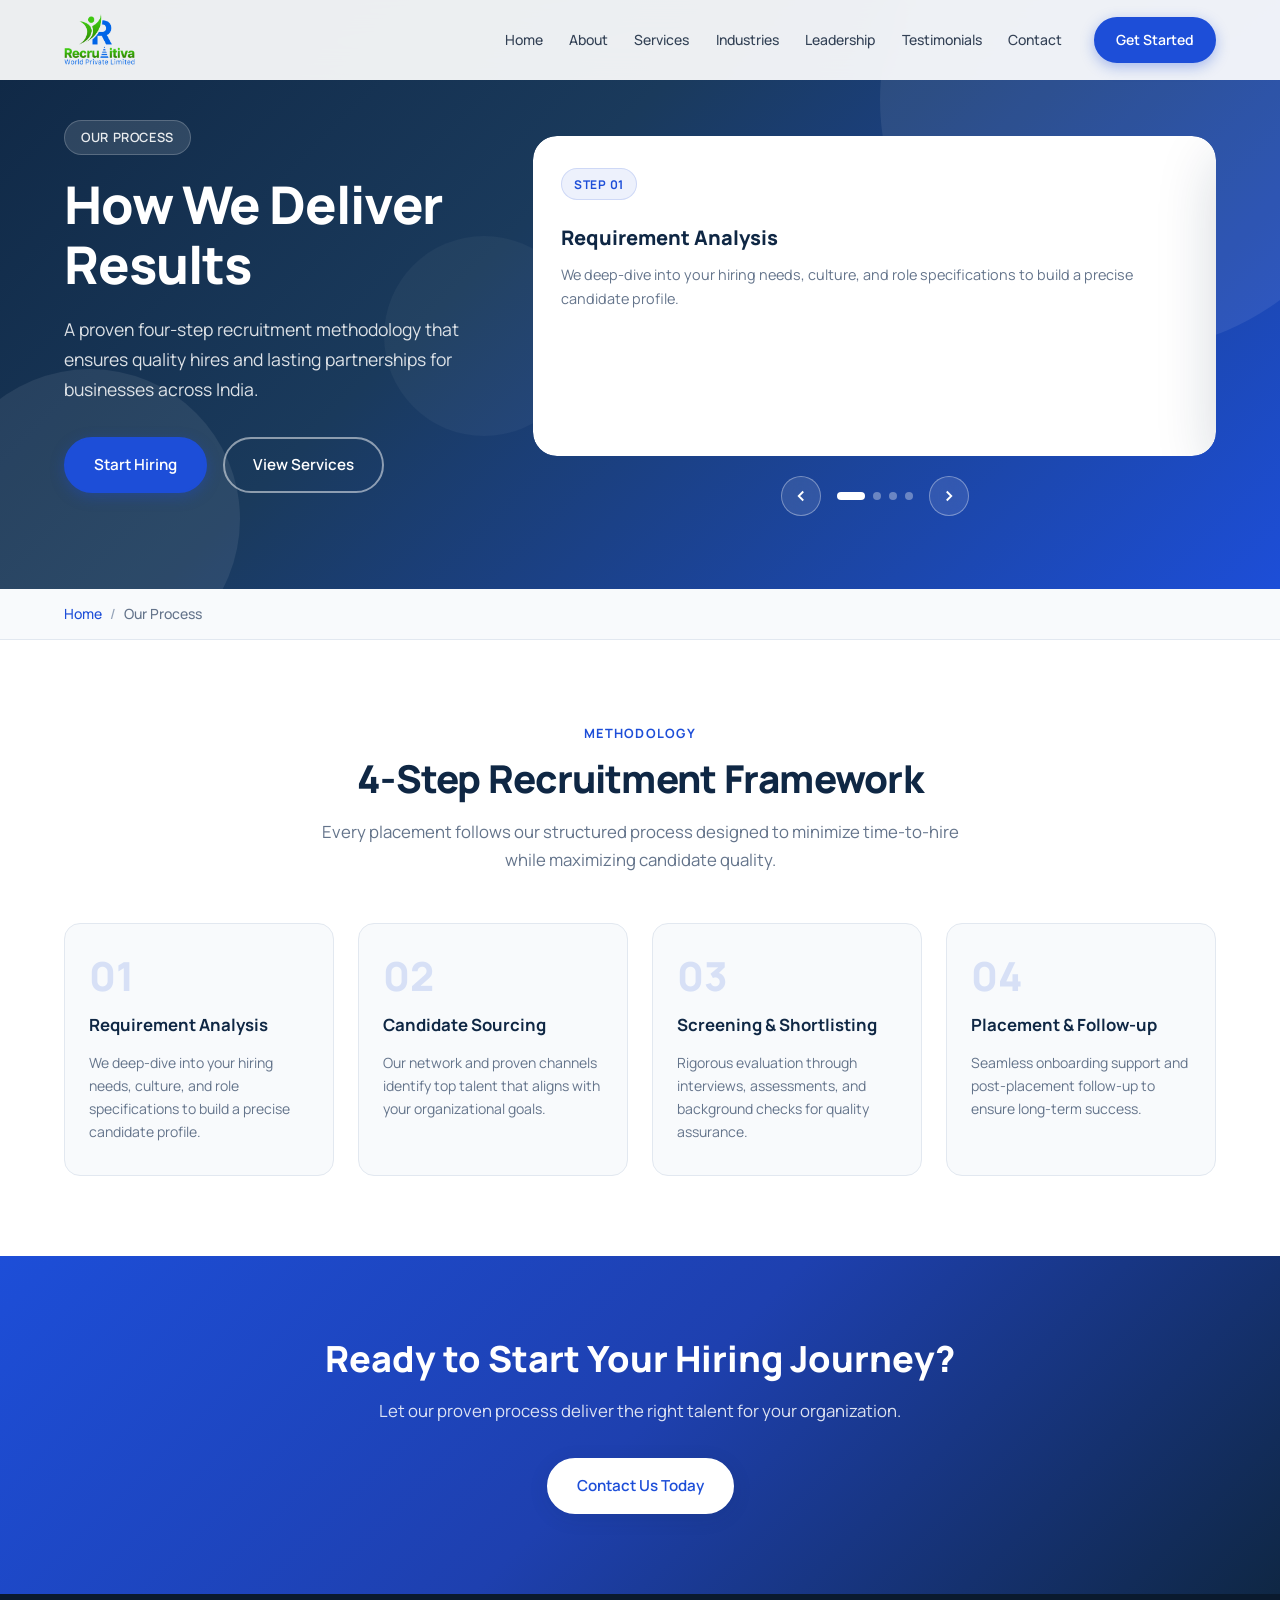
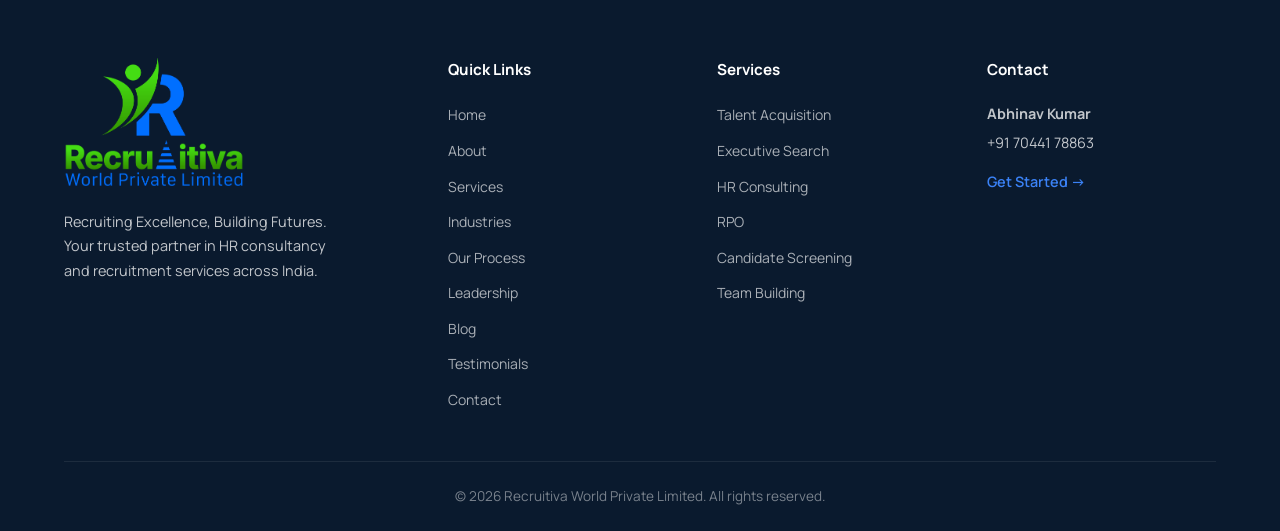
<file: process.html>
<!DOCTYPE html>
<html lang="en-IN">
<head>
    <meta charset="UTF-8">
    <meta name="viewport" content="width=device-width, initial-scale=1.0">
    <title>Our Recruitment Process | Recruitiva World Private Limited</title>
    <meta name="description" content="Discover Recruitiva World's proven 4-step recruitment process: requirement analysis, candidate sourcing, screening & shortlisting, and placement with follow-up.">
    <meta name="robots" content="index, follow, max-image-preview:large">
    <meta name="theme-color" content="#0f2744">
    <link rel="canonical" href="https://www.recruitivaworld.com/process.html">
    <link rel="icon" type="image/png" href="LOGO.png">
    <meta property="og:type" content="website">
    <meta property="og:title" content="Our Recruitment Process | Recruitiva World">
    <meta property="og:description" content="A proven four-step recruitment methodology for quality hires across India.">
    <meta property="og:image" content="https://www.recruitivaworld.com/LOGO.png">
    <meta property="og:url" content="https://www.recruitivaworld.com/process.html">
    <meta name="twitter:card" content="summary_large_image">
    <script type="application/ld+json">
    {"@context":"https://schema.org","@type":"HowTo","name":"Recruitiva World Recruitment Process","description":"Four-step hiring methodology for quality placements.","step":[{"@type":"HowToStep","position":1,"name":"Requirement Analysis","text":"Deep-dive into hiring needs, culture, and role specifications."},{"@type":"HowToStep","position":2,"name":"Candidate Sourcing","text":"Identify top talent through networks and proven channels."},{"@type":"HowToStep","position":3,"name":"Screening & Shortlisting","text":"Rigorous evaluation through interviews and assessments."},{"@type":"HowToStep","position":4,"name":"Placement & Follow-up","text":"Seamless onboarding support and post-placement follow-up."}]}
    </script>
    <script type="application/ld+json">
    {"@context":"https://schema.org","@type":"BreadcrumbList","itemListElement":[{"@type":"ListItem","position":1,"name":"Home","item":"https://www.recruitivaworld.com/"},{"@type":"ListItem","position":2,"name":"Our Process","item":"https://www.recruitivaworld.com/process.html"}]}
    </script>
    <link rel="preconnect" href="https://fonts.googleapis.com">
    <link rel="preconnect" href="https://fonts.gstatic.com" crossorigin>
    <link href="https://fonts.googleapis.com/css2?family=Manrope:wght@400;500;600;700;800&display=swap" rel="stylesheet">
    <link rel="stylesheet" href="style.css">
</head>
<body>
    <div class="mobile-overlay" aria-hidden="true"></div>
    <header class="site-header" id="site-header">
        <div class="container header-inner">
            <a href="index.html" class="logo" title="Recruitiva World Private Limited"><img src="LOGO.png" alt="Recruitiva World logo" width="220" height="60"></a>
            <button class="menu-toggle" aria-label="Toggle navigation" aria-expanded="false"><span></span><span></span><span></span></button>
            <nav class="main-nav" aria-label="Main navigation">
                <ul>
                    <li><a href="index.html" class="nav-link">Home</a></li>
                    <li><a href="about.html" class="nav-link">About</a></li>
                    <li><a href="services.html" class="nav-link">Services</a></li>
                    <li><a href="industries.html" class="nav-link">Industries</a></li>
                    <li><a href="leadership.html" class="nav-link">Leadership</a></li>
                    <li><a href="testimonials.html" class="nav-link">Testimonials</a></li>
                    <li><a href="contact.html" class="nav-link">Contact</a></li>
                </ul>
                <a href="contact.html" class="btn btn-primary btn-sm nav-cta">Get Started</a>
            </nav>
        </div>
    </header>
    <main>
        <section class="hero hero--page">
            <div class="hero-bg-shapes" aria-hidden="true"><div class="shape shape-1"></div><div class="shape shape-2"></div><div class="shape shape-3"></div></div>
            <div class="container hero-grid">
                <div class="hero-content reveal">
                    <span class="hero-badge">Our Process</span>
                    <h1>How We Deliver Results</h1>
                    <p class="hero-lead">A proven four-step recruitment methodology that ensures quality hires and lasting partnerships for businesses across India.</p>
                    <div class="hero-actions"><a href="contact.html" class="btn btn-primary">Start Hiring</a><a href="services.html" class="btn btn-outline-light">View Services</a></div>
                </div>
                <div class="hero-visual reveal reveal-delay-1">
                    <div class="hero-slider" data-autoplay="5500" aria-label="Recruitment process steps">
                        <div class="hero-slider-viewport"><div class="hero-slider-track">
                            <div class="hero-slide is-active"><div class="slide-card slide-blog-card"><span class="slide-tag">Step 01</span><h3>Requirement Analysis</h3><p>We deep-dive into your hiring needs, culture, and role specifications to build a precise candidate profile.</p></div></div>
                            <div class="hero-slide"><div class="slide-card slide-blog-card"><span class="slide-tag">Step 02</span><h3>Candidate Sourcing</h3><p>Our network and proven channels identify top talent aligned with your organizational goals.</p></div></div>
                            <div class="hero-slide"><div class="slide-card slide-blog-card"><span class="slide-tag">Step 03</span><h3>Screening &amp; Shortlisting</h3><p>Rigorous evaluation through interviews, assessments, and background checks.</p></div></div>
                            <div class="hero-slide"><div class="slide-card slide-blog-card"><span class="slide-tag">Step 04</span><h3>Placement &amp; Follow-up</h3><p>Seamless onboarding support and post-placement follow-up for long-term success.</p></div></div>
                        </div></div>
                        <div class="hero-slider-controls"><button type="button" class="slider-btn slider-prev" aria-label="Previous slide"><svg viewBox="0 0 24 24" fill="none" stroke="currentColor" stroke-width="2.5"><polyline points="15 18 9 12 15 6"/></svg></button><div class="slider-dots" role="tablist"></div><button type="button" class="slider-btn slider-next" aria-label="Next slide"><svg viewBox="0 0 24 24" fill="none" stroke="currentColor" stroke-width="2.5"><polyline points="9 18 15 12 9 6"/></svg></button></div>
                    </div>
                </div>
            </div>
        </section>
        <nav class="breadcrumb" aria-label="Breadcrumb"><div class="container"><ol><li><a href="index.html">Home</a></li><li aria-current="page">Our Process</li></ol></div></nav>
        <section class="section process-section">
            <div class="container">
                <div class="section-header center reveal"><span class="section-label">Methodology</span><h2 class="section-title">4-Step Recruitment Framework</h2><p class="section-desc">Every placement follows our structured process designed to minimize time-to-hire while maximizing candidate quality.</p></div>
                <div class="process-grid">
                    <article class="process-step reveal"><div class="process-num">01</div><h3>Requirement Analysis</h3><p>We deep-dive into your hiring needs, culture, and role specifications to build a precise candidate profile.</p></article>
                    <article class="process-step reveal reveal-delay-1"><div class="process-num">02</div><h3>Candidate Sourcing</h3><p>Our network and proven channels identify top talent that aligns with your organizational goals.</p></article>
                    <article class="process-step reveal reveal-delay-2"><div class="process-num">03</div><h3>Screening &amp; Shortlisting</h3><p>Rigorous evaluation through interviews, assessments, and background checks for quality assurance.</p></article>
                    <article class="process-step reveal reveal-delay-3"><div class="process-num">04</div><h3>Placement &amp; Follow-up</h3><p>Seamless onboarding support and post-placement follow-up to ensure long-term success.</p></article>
                </div>
            </div>
        </section>
        <section class="cta-section"><div class="container"><div class="cta-inner reveal"><h2>Ready to Start Your Hiring Journey?</h2><p>Let our proven process deliver the right talent for your organization.</p><a href="contact.html" class="btn btn-white">Contact Us Today</a></div></div></section>
    </main>
    <footer class="site-footer">
        <div class="container">
            <div class="footer-grid">
                <div class="footer-brand"><img src="LOGO.png" alt="Recruitiva World Private Limited" width="180" height="50" loading="lazy"><p>Recruiting Excellence, Building Futures. Your trusted partner in HR consultancy and recruitment services across India.</p></div>
                <div class="footer-links"><h4>Quick Links</h4><ul><li><a href="index.html">Home</a></li><li><a href="about.html">About</a></li><li><a href="services.html">Services</a></li><li><a href="industries.html">Industries</a></li><li><a href="process.html">Our Process</a></li><li><a href="leadership.html">Leadership</a></li><li><a href="blog.html">Blog</a></li><li><a href="testimonials.html">Testimonials</a></li><li><a href="contact.html">Contact</a></li></ul></div>
                <div class="footer-links"><h4>Services</h4><ul><li><a href="services.html">Talent Acquisition</a></li><li><a href="services.html">Executive Search</a></li><li><a href="services.html">HR Consulting</a></li><li><a href="services.html">RPO</a></li><li><a href="services.html">Candidate Screening</a></li><li><a href="services.html">Team Building</a></li></ul></div>
                <div class="footer-contact"><h4>Contact</h4><p><strong>Abhinav Kumar</strong></p><a href="tel:+917044178863">+91 70441 78863</a><a href="contact.html" class="footer-cta">Get Started →</a></div>
            </div>
            <div class="footer-bottom"><p>&copy; 2026 Recruitiva World Private Limited. All rights reserved.</p></div>
        </div>
    </footer>
    <script src="script.js"></script>
</body>
</html>
</file>
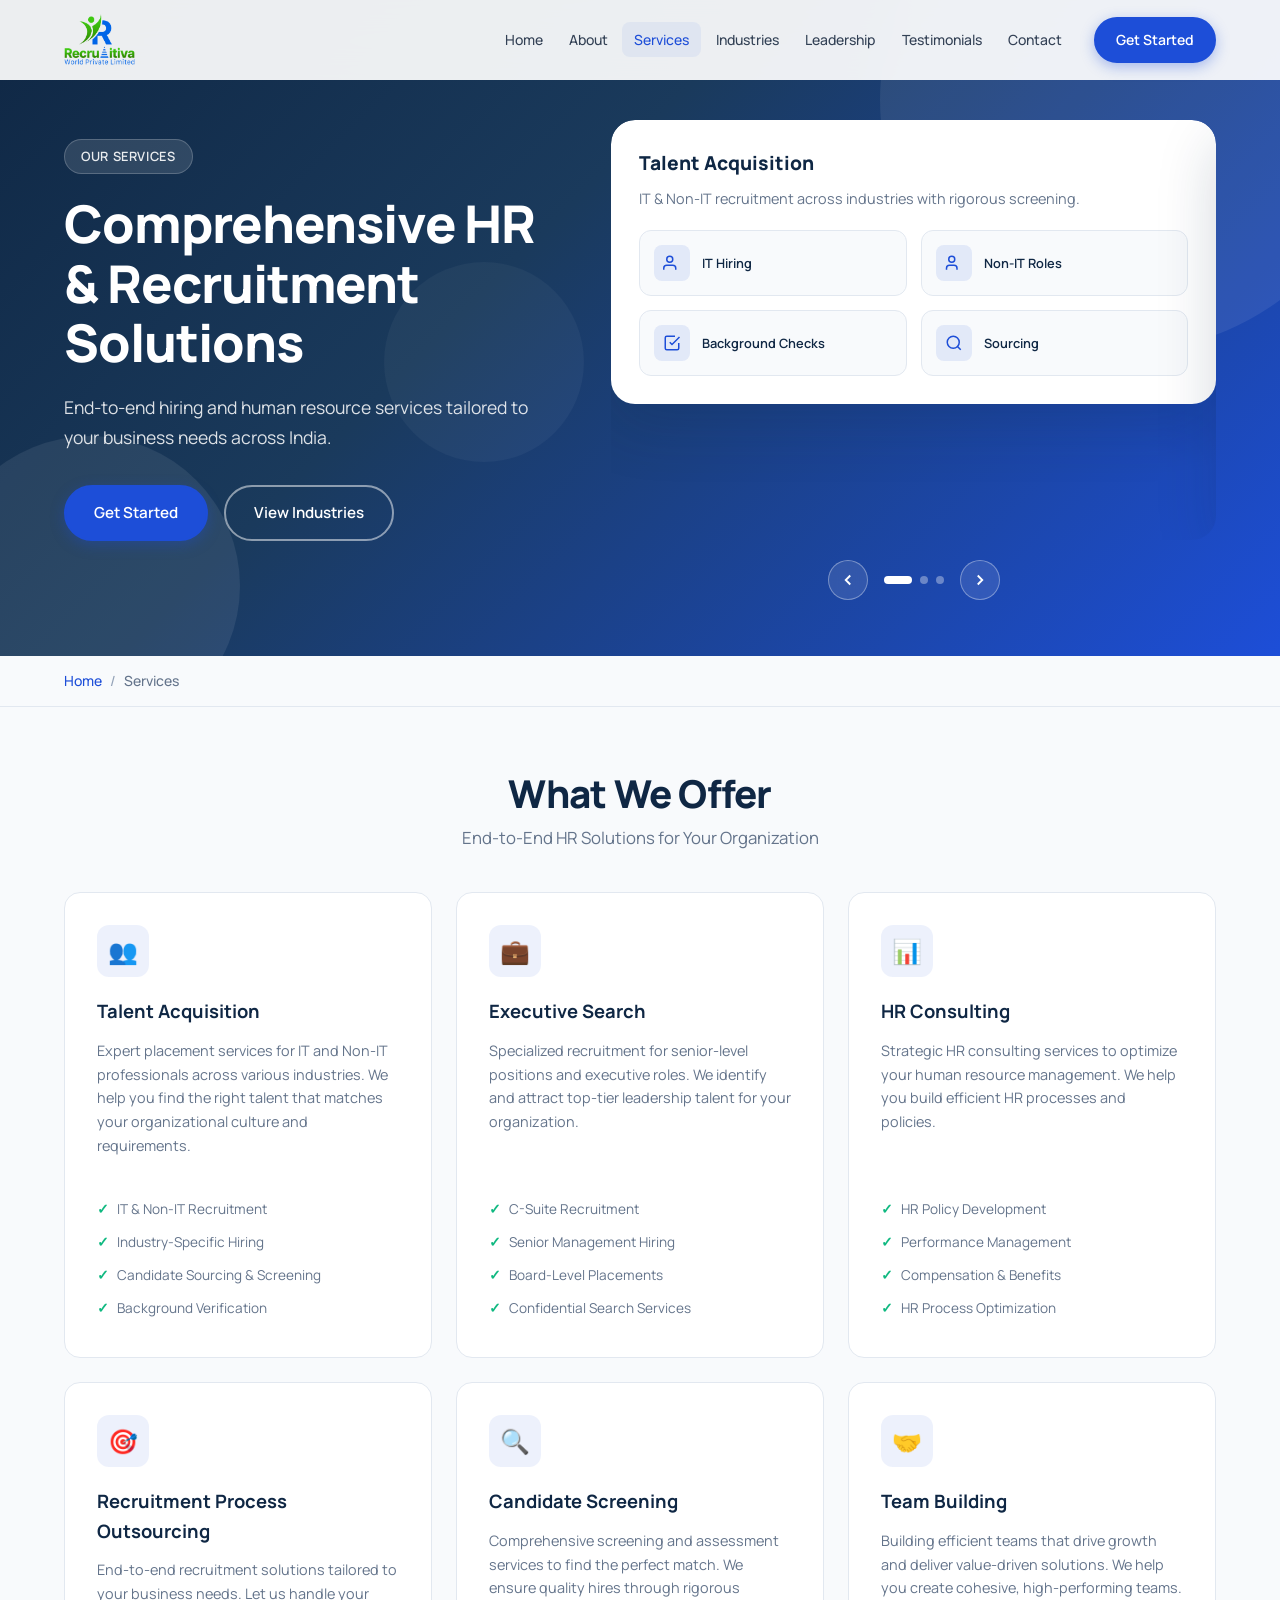
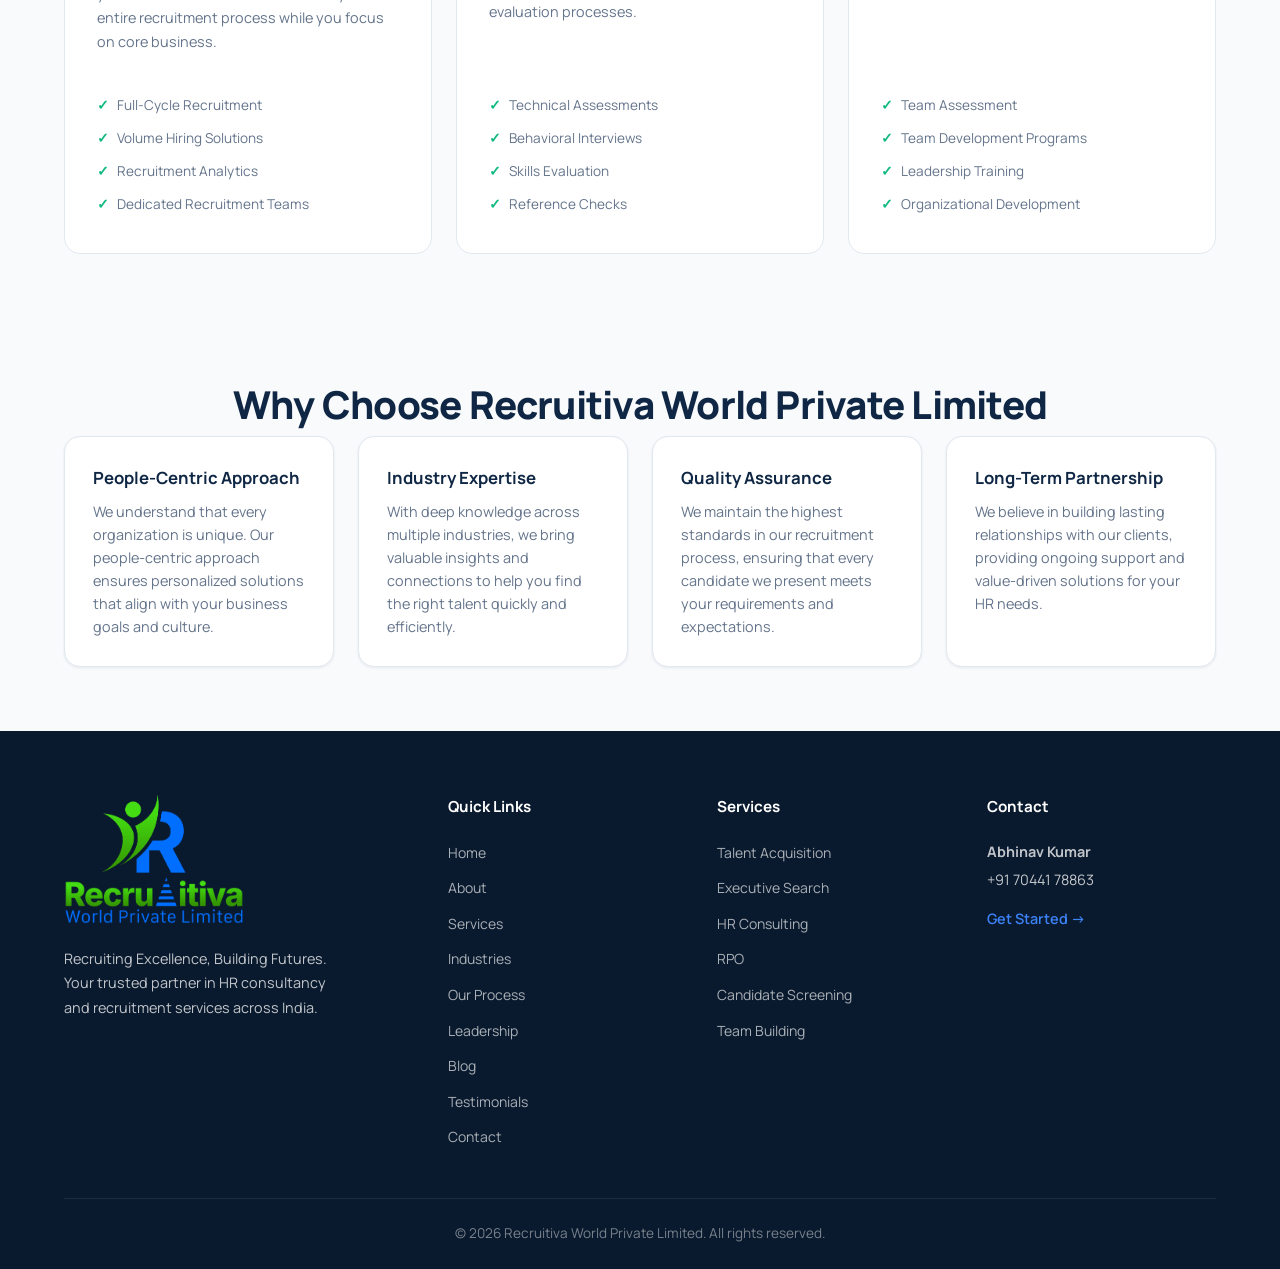
<file: services.html>
<!DOCTYPE html>
<html lang="en-IN">
<head>
    <meta charset="UTF-8">
    <meta name="viewport" content="width=device-width, initial-scale=1.0">
    <meta http-equiv="X-UA-Compatible" content="IE=edge">
    <title>HR & Recruitment Services | Recruitiva World Private Limited India</title>
    <meta name="description" content="Explore HR and recruitment services by Recruitiva World Private Limited: talent acquisition, executive search, HR consulting, RPO, candidate screening, and team building.">
    <meta name="keywords" content="talent acquisition India, executive search, HR consulting, RPO services, candidate screening, recruitment outsourcing">
    <meta name="robots" content="index, follow">
    <meta name="theme-color" content="#0f2744">
    <link rel="canonical" href="https://www.recruitivaworld.com/services.html">
    <link rel="icon" type="image/png" href="LOGO.png">
    <meta property="og:type" content="website">
    <meta property="og:site_name" content="Recruitiva World Private Limited">
    <meta property="og:title" content="HR & Recruitment Services | Recruitiva World Private Limited">
    <meta property="og:description" content="Talent acquisition, executive search, HR consulting, and end-to-end recruitment solutions for businesses in India.">
    <meta property="og:image" content="https://www.recruitivaworld.com/LOGO.png">
    <meta property="og:url" content="https://www.recruitivaworld.com/services.html">
    <meta name="twitter:card" content="summary_large_image">
    <meta name="twitter:title" content="HR & Recruitment Services | Recruitiva World">
    <meta name="twitter:description" content="Comprehensive recruitment and HR consultancy services across India.">
    <meta name="twitter:image" content="https://www.recruitivaworld.com/LOGO.png">
    <script type="application/ld+json">
    {
        "@context": "https://schema.org",
        "@type": "Service",
        "serviceType": "HR Consultancy and Recruitment",
        "provider": {
            "@type": "ProfessionalService",
            "name": "Recruitiva World Private Limited",
            "url": "https://www.recruitivaworld.com/"
        },
        "areaServed": "India",
        "hasOfferCatalog": {
            "@type": "OfferCatalog",
            "name": "Recruitment Services",
            "itemListElement": [
                { "@type": "Offer", "itemOffered": { "@type": "Service", "name": "Talent Acquisition" } },
                { "@type": "Offer", "itemOffered": { "@type": "Service", "name": "Executive Search" } },
                { "@type": "Offer", "itemOffered": { "@type": "Service", "name": "HR Consulting" } },
                { "@type": "Offer", "itemOffered": { "@type": "Service", "name": "Recruitment Process Outsourcing" } }
            ]
        }
    }
    </script>
    <script type="application/ld+json">
    {
        "@context": "https://schema.org",
        "@type": "BreadcrumbList",
        "itemListElement": [
            { "@type": "ListItem", "position": 1, "name": "Home", "item": "https://www.recruitivaworld.com/" },
            { "@type": "ListItem", "position": 2, "name": "Services", "item": "https://www.recruitivaworld.com/services.html" }
        ]
    }
    </script>
    <link rel="preconnect" href="https://fonts.googleapis.com">
    <link rel="preconnect" href="https://fonts.gstatic.com" crossorigin>
    <link href="https://fonts.googleapis.com/css2?family=Manrope:wght@400;500;600;700;800&display=swap" rel="stylesheet">
    
    <!-- Stylesheet -->
    <link rel="stylesheet" href="style.css">
</head>
<body>
    <div class="mobile-overlay" aria-hidden="true"></div>

    <header class="site-header" id="site-header">
        <div class="container header-inner">
            <a href="index.html" class="logo" title="Recruitiva World Private Limited">
                <img src="LOGO.png" alt="Recruitiva World Private Limited logo" id="logo-img" width="220" height="60">
            </a>
            <button class="menu-toggle" aria-label="Toggle navigation" aria-expanded="false">
                <span></span><span></span><span></span>
            </button>
            <nav class="main-nav" aria-label="Main navigation">
                <ul>
                    <li><a href="index.html" class="nav-link">Home</a></li>
                    <li><a href="about.html" class="nav-link">About</a></li>
                    <li><a href="services.html" class="nav-link active">Services</a></li>
                    <li><a href="industries.html" class="nav-link">Industries</a></li>
                    <li><a href="leadership.html" class="nav-link">Leadership</a></li>
                    <li><a href="testimonials.html" class="nav-link">Testimonials</a></li>
                    <li><a href="contact.html" class="nav-link">Contact</a></li>
                </ul>
                <a href="contact.html" class="btn btn-primary btn-sm nav-cta">Get Started</a>
            </nav>
        </div>
    </header>

    <main>
        <section class="hero hero--page">
            <div class="hero-bg-shapes" aria-hidden="true"><div class="shape shape-1"></div><div class="shape shape-2"></div><div class="shape shape-3"></div></div>
            <div class="container hero-grid">
                <div class="hero-content reveal">
                    <span class="hero-badge">Our Services</span>
                    <h1>Comprehensive HR &amp; Recruitment Solutions</h1>
                    <p class="hero-lead">End-to-end hiring and human resource services tailored to your business needs across India.</p>
                    <div class="hero-actions">
                        <a href="contact.html" class="btn btn-primary">Get Started</a>
                        <a href="industries.html" class="btn btn-outline-light">View Industries</a>
                    </div>
                </div>
                <div class="hero-visual reveal reveal-delay-1">
                    <div class="hero-slider" data-autoplay="5500" aria-label="Our services highlights">
                        <div class="hero-slider-viewport"><div class="hero-slider-track">
                            <div class="hero-slide is-active"><div class="slide-card slide-services-card"><h3>Talent Acquisition</h3><p class="slide-desc">IT &amp; Non-IT recruitment across industries with rigorous screening.</p><div class="slide-services-grid"><div class="slide-service-item"><span class="slide-svc-icon"><svg viewBox="0 0 24 24" fill="none" stroke="currentColor" stroke-width="2"><path d="M17 21v-2a4 4 0 0 0-4-4H5a4 4 0 0 0-4 4v2"/><circle cx="9" cy="7" r="4"/></svg></span><span>IT Hiring</span></div><div class="slide-service-item"><span class="slide-svc-icon"><svg viewBox="0 0 24 24" fill="none" stroke="currentColor" stroke-width="2"><path d="M16 21v-2a4 4 0 0 0-4-4H6a4 4 0 0 0-4 4v2"/><circle cx="9" cy="7" r="4"/></svg></span><span>Non-IT Roles</span></div><div class="slide-service-item"><span class="slide-svc-icon"><svg viewBox="0 0 24 24" fill="none" stroke="currentColor" stroke-width="2"><path d="M9 11l3 3L22 4"/><path d="M21 12v7a2 2 0 0 1-2 2H5a2 2 0 0 1-2-2V5a2 2 0 0 1 2-2h11"/></svg></span><span>Background Checks</span></div><div class="slide-service-item"><span class="slide-svc-icon"><svg viewBox="0 0 24 24" fill="none" stroke="currentColor" stroke-width="2"><circle cx="11" cy="11" r="8"/><path d="m21 21-4.35-4.35"/></svg></span><span>Sourcing</span></div></div></div></div>
                            <div class="hero-slide"><div class="slide-card slide-image-card"><img src="aditi.jpeg" alt="HR consulting team at Recruitiva World" width="480" height="480" loading="eager"><div class="slide-image-overlay"><span class="slide-tag"><svg class="slide-icon-sm" viewBox="0 0 24 24" fill="none" stroke="currentColor" stroke-width="2"><rect x="2" y="7" width="20" height="14" rx="2"/><path d="M16 7V5a2 2 0 0 0-2-2h-4a2 2 0 0 0-2 2v2"/></svg> Executive Search</span><h3>Senior Leadership Hiring</h3><p>C-Suite, board-level &amp; confidential executive placements.</p></div></div></div>
                            <div class="hero-slide"><div class="slide-card slide-stats-card"><div class="slide-stats-header"><svg class="slide-icon-md" viewBox="0 0 24 24" fill="none" stroke="currentColor" stroke-width="2"><path d="M12 20V10M18 20V4M6 20v-4"/></svg><h3>HR Consulting &amp; RPO</h3></div><div class="slide-stats-grid"><div class="slide-stat-item"><span class="slide-stat-icon si-blue"><svg viewBox="0 0 24 24" fill="none" stroke="currentColor" stroke-width="2"><path d="M14 2H6a2 2 0 0 0-2 2v16a2 2 0 0 0 2 2h12a2 2 0 0 0 2-2V8z"/></svg></span><strong>Policy</strong><span>HR Policies</span></div><div class="slide-stat-item"><span class="slide-stat-icon si-green"><svg viewBox="0 0 24 24" fill="none" stroke="currentColor" stroke-width="2"><path d="M12 2l3.09 6.26L22 9.27l-5 4.87 1.18 6.88L12 17.77l-6.18 3.25L7 14.14 2 9.27l6.91-1.01L12 2z"/></svg></span><strong>RPO</strong><span>Full Cycle</span></div><div class="slide-stat-item"><span class="slide-stat-icon si-orange"><svg viewBox="0 0 24 24" fill="none" stroke="currentColor" stroke-width="2"><path d="M17 21v-2a4 4 0 0 0-4-4H5a4 4 0 0 0-4 4v2"/><circle cx="9" cy="7" r="4"/></svg></span><strong>Team</strong><span>Building</span></div><div class="slide-stat-item"><span class="slide-stat-icon si-purple"><svg viewBox="0 0 24 24" fill="none" stroke="currentColor" stroke-width="2"><circle cx="12" cy="12" r="10"/><path d="M12 16v-4M12 8h.01"/></svg></span><strong>Screen</strong><span>Assessments</span></div></div></div></div>
                        </div></div>
                        <div class="hero-slider-controls"><button type="button" class="slider-btn slider-prev" aria-label="Previous slide"><svg viewBox="0 0 24 24" fill="none" stroke="currentColor" stroke-width="2.5"><polyline points="15 18 9 12 15 6"/></svg></button><div class="slider-dots" role="tablist"></div><button type="button" class="slider-btn slider-next" aria-label="Next slide"><svg viewBox="0 0 24 24" fill="none" stroke="currentColor" stroke-width="2.5"><polyline points="9 18 15 12 9 6"/></svg></button></div>
                    </div>
                </div>
            </div>
        </section>
        <nav class="breadcrumb" aria-label="Breadcrumb"><div class="container"><ol><li><a href="index.html">Home</a></li><li aria-current="page">Services</li></ol></div></nav>

        <section class="section page-section services-section">
            <div class="container">
                <h2 class="section-title">What We Offer</h2>
                <p class="section-subtitle">End-to-End HR Solutions for Your Organization</p>
                
                <div class="services-grid">
                    <div class="service-card">
                        <div class="service-icon">👥</div>
                        <h3>Talent Acquisition</h3>
                        <p>Expert placement services for IT and Non-IT professionals across various industries. We help you find the right talent that matches your organizational culture and requirements.</p>
                        <ul class="service-features">
                            <li>IT & Non-IT Recruitment</li>
                            <li>Industry-Specific Hiring</li>
                            <li>Candidate Sourcing & Screening</li>
                            <li>Background Verification</li>
                        </ul>
                    </div>
                    
                    <div class="service-card">
                        <div class="service-icon">💼</div>
                        <h3>Executive Search</h3>
                        <p>Specialized recruitment for senior-level positions and executive roles. We identify and attract top-tier leadership talent for your organization.</p>
                        <ul class="service-features">
                            <li>C-Suite Recruitment</li>
                            <li>Senior Management Hiring</li>
                            <li>Board-Level Placements</li>
                            <li>Confidential Search Services</li>
                        </ul>
                    </div>
                    
                    <div class="service-card">
                        <div class="service-icon">📊</div>
                        <h3>HR Consulting</h3>
                        <p>Strategic HR consulting services to optimize your human resource management. We help you build efficient HR processes and policies.</p>
                        <ul class="service-features">
                            <li>HR Policy Development</li>
                            <li>Performance Management</li>
                            <li>Compensation & Benefits</li>
                            <li>HR Process Optimization</li>
                        </ul>
                    </div>
                    
                    <div class="service-card">
                        <div class="service-icon">🎯</div>
                        <h3>Recruitment Process Outsourcing</h3>
                        <p>End-to-end recruitment solutions tailored to your business needs. Let us handle your entire recruitment process while you focus on core business.</p>
                        <ul class="service-features">
                            <li>Full-Cycle Recruitment</li>
                            <li>Volume Hiring Solutions</li>
                            <li>Recruitment Analytics</li>
                            <li>Dedicated Recruitment Teams</li>
                        </ul>
                    </div>
                    
                    <div class="service-card">
                        <div class="service-icon">🔍</div>
                        <h3>Candidate Screening</h3>
                        <p>Comprehensive screening and assessment services to find the perfect match. We ensure quality hires through rigorous evaluation processes.</p>
                        <ul class="service-features">
                            <li>Technical Assessments</li>
                            <li>Behavioral Interviews</li>
                            <li>Skills Evaluation</li>
                            <li>Reference Checks</li>
                        </ul>
                    </div>
                    
                    <div class="service-card">
                        <div class="service-icon">🤝</div>
                        <h3>Team Building</h3>
                        <p>Building efficient teams that drive growth and deliver value-driven solutions. We help you create cohesive, high-performing teams.</p>
                        <ul class="service-features">
                            <li>Team Assessment</li>
                            <li>Team Development Programs</li>
                            <li>Leadership Training</li>
                            <li>Organizational Development</li>
                        </ul>
                    </div>
                </div>
            </div>
        </section>

        <section class="section page-section about-section">
            <div class="container">
                <h2 class="section-title">Why Choose Recruitiva World Private Limited</h2>
                <div class="card-grid">
                    <div class="card">
                        <h3>People-Centric Approach</h3>
                        <p>We understand that every organization is unique. Our people-centric approach ensures personalized solutions that align with your business goals and culture.</p>
                    </div>
                    <div class="card">
                        <h3>Industry Expertise</h3>
                        <p>With deep knowledge across multiple industries, we bring valuable insights and connections to help you find the right talent quickly and efficiently.</p>
                    </div>
                    <div class="card">
                        <h3>Quality Assurance</h3>
                        <p>We maintain the highest standards in our recruitment process, ensuring that every candidate we present meets your requirements and expectations.</p>
                    </div>
                    <div class="card">
                        <h3>Long-Term Partnership</h3>
                        <p>We believe in building lasting relationships with our clients, providing ongoing support and value-driven solutions for your HR needs.</p>
                    </div>
                </div>
            </div>
        </section>
    </main>

    <footer class="site-footer">
        <div class="container">
            <div class="footer-grid">
                <div class="footer-brand">
                    <img src="LOGO.png" alt="Recruitiva World Private Limited" width="180" height="50" loading="lazy">
                    <p>Recruiting Excellence, Building Futures. Your trusted partner in HR consultancy and recruitment services across India.</p>
                </div>
                <div class="footer-links">
                    <h4>Quick Links</h4>
                    <ul>
                        <li><a href="index.html">Home</a></li>
                        <li><a href="about.html">About</a></li>
                        <li><a href="services.html">Services</a></li>
                        <li><a href="industries.html">Industries</a></li>
                        <li><a href="process.html">Our Process</a></li>
                        <li><a href="leadership.html">Leadership</a></li>
                        <li><a href="blog.html">Blog</a></li>
                        <li><a href="testimonials.html">Testimonials</a></li>
                        <li><a href="contact.html">Contact</a></li>
                    </ul>
                </div>
                <div class="footer-links">
                    <h4>Services</h4>
                    <ul>
                        <li><a href="services.html">Talent Acquisition</a></li>
                        <li><a href="services.html">Executive Search</a></li>
                        <li><a href="services.html">HR Consulting</a></li>
                        <li><a href="services.html">RPO</a></li>
                        <li><a href="services.html">Candidate Screening</a></li>
                        <li><a href="services.html">Team Building</a></li>
                    </ul>
                </div>
                <div class="footer-contact">
                    <h4>Contact</h4>
                    <p><strong>Abhinav Kumar</strong></p>
                    <a href="tel:+917044178863">+91 70441 78863</a>
                    <a href="contact.html" class="footer-cta">Get Started →</a>
                </div>
            </div>
            <div class="footer-bottom">
                <p>&copy; 2026 Recruitiva World Private Limited. All rights reserved.</p>
            </div>
        </div>
    </footer>

    <script src="script.js"></script>
</body>
</html>
</file>
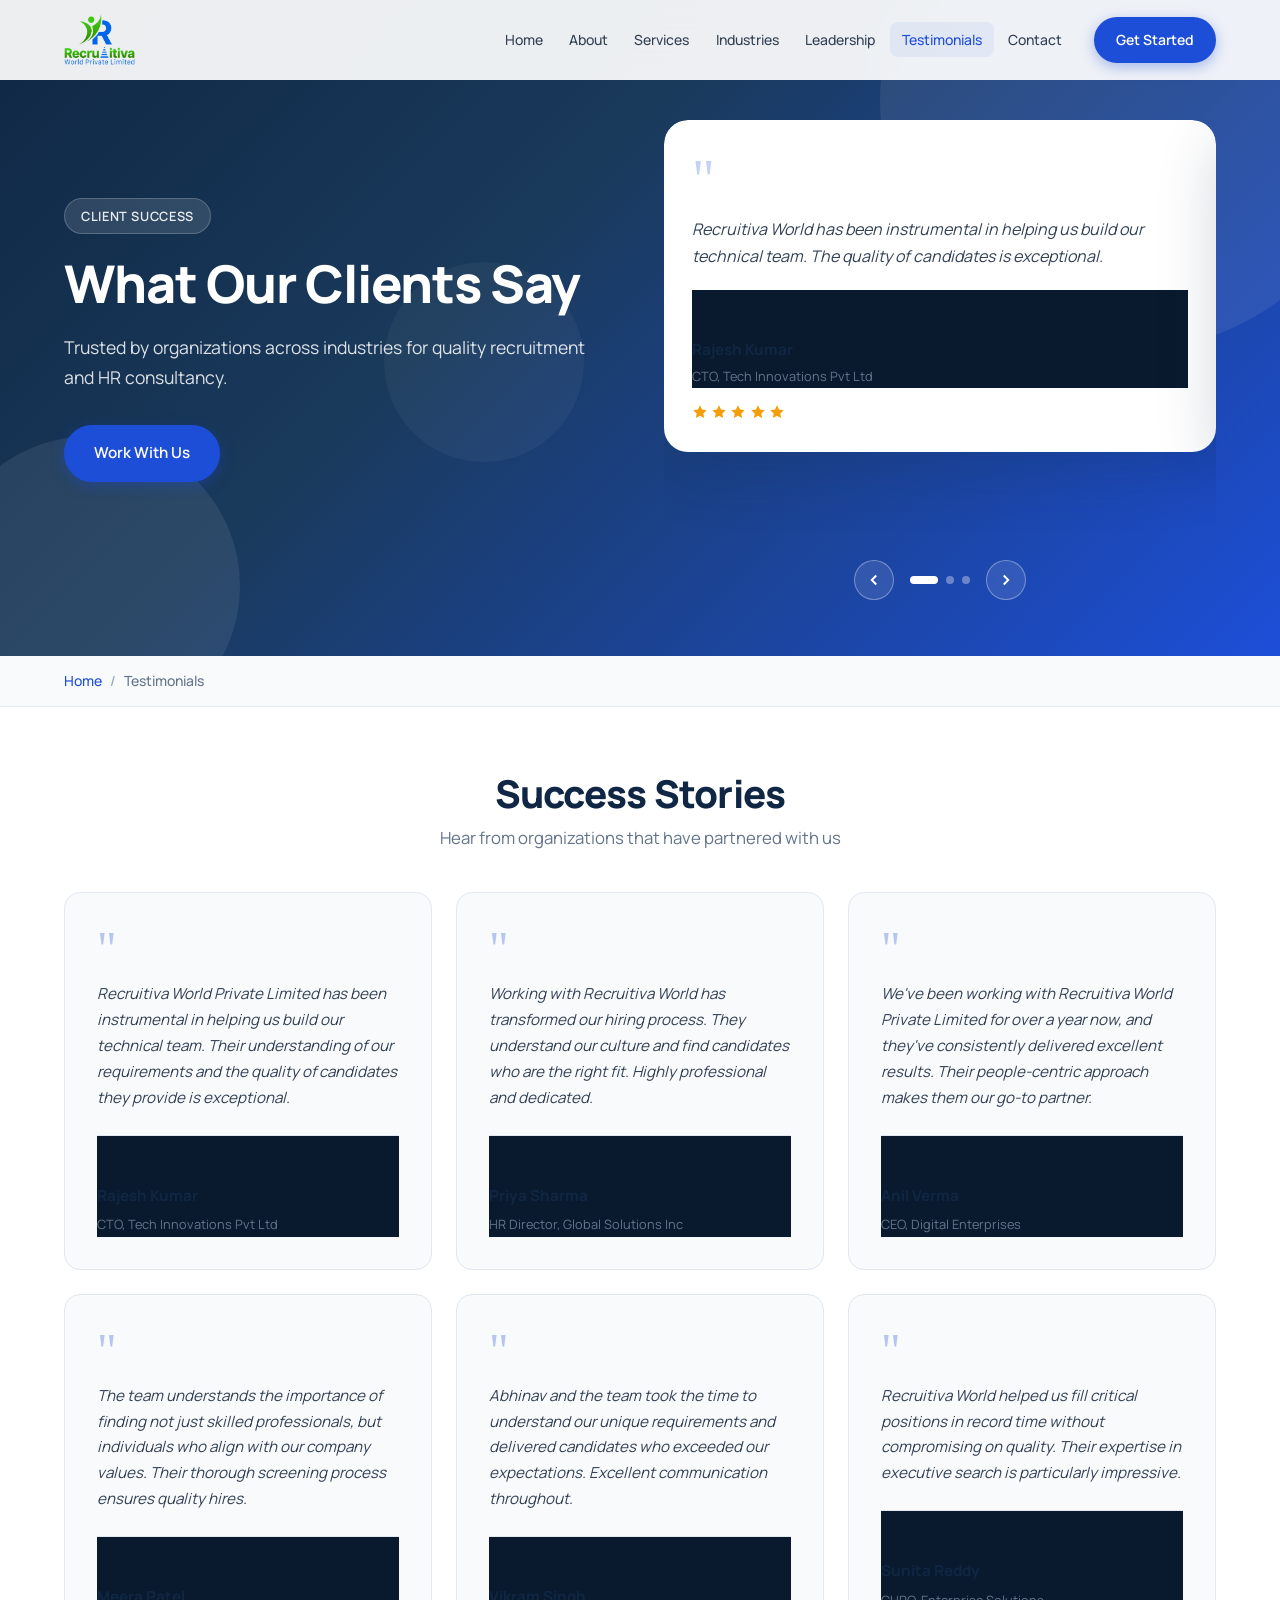
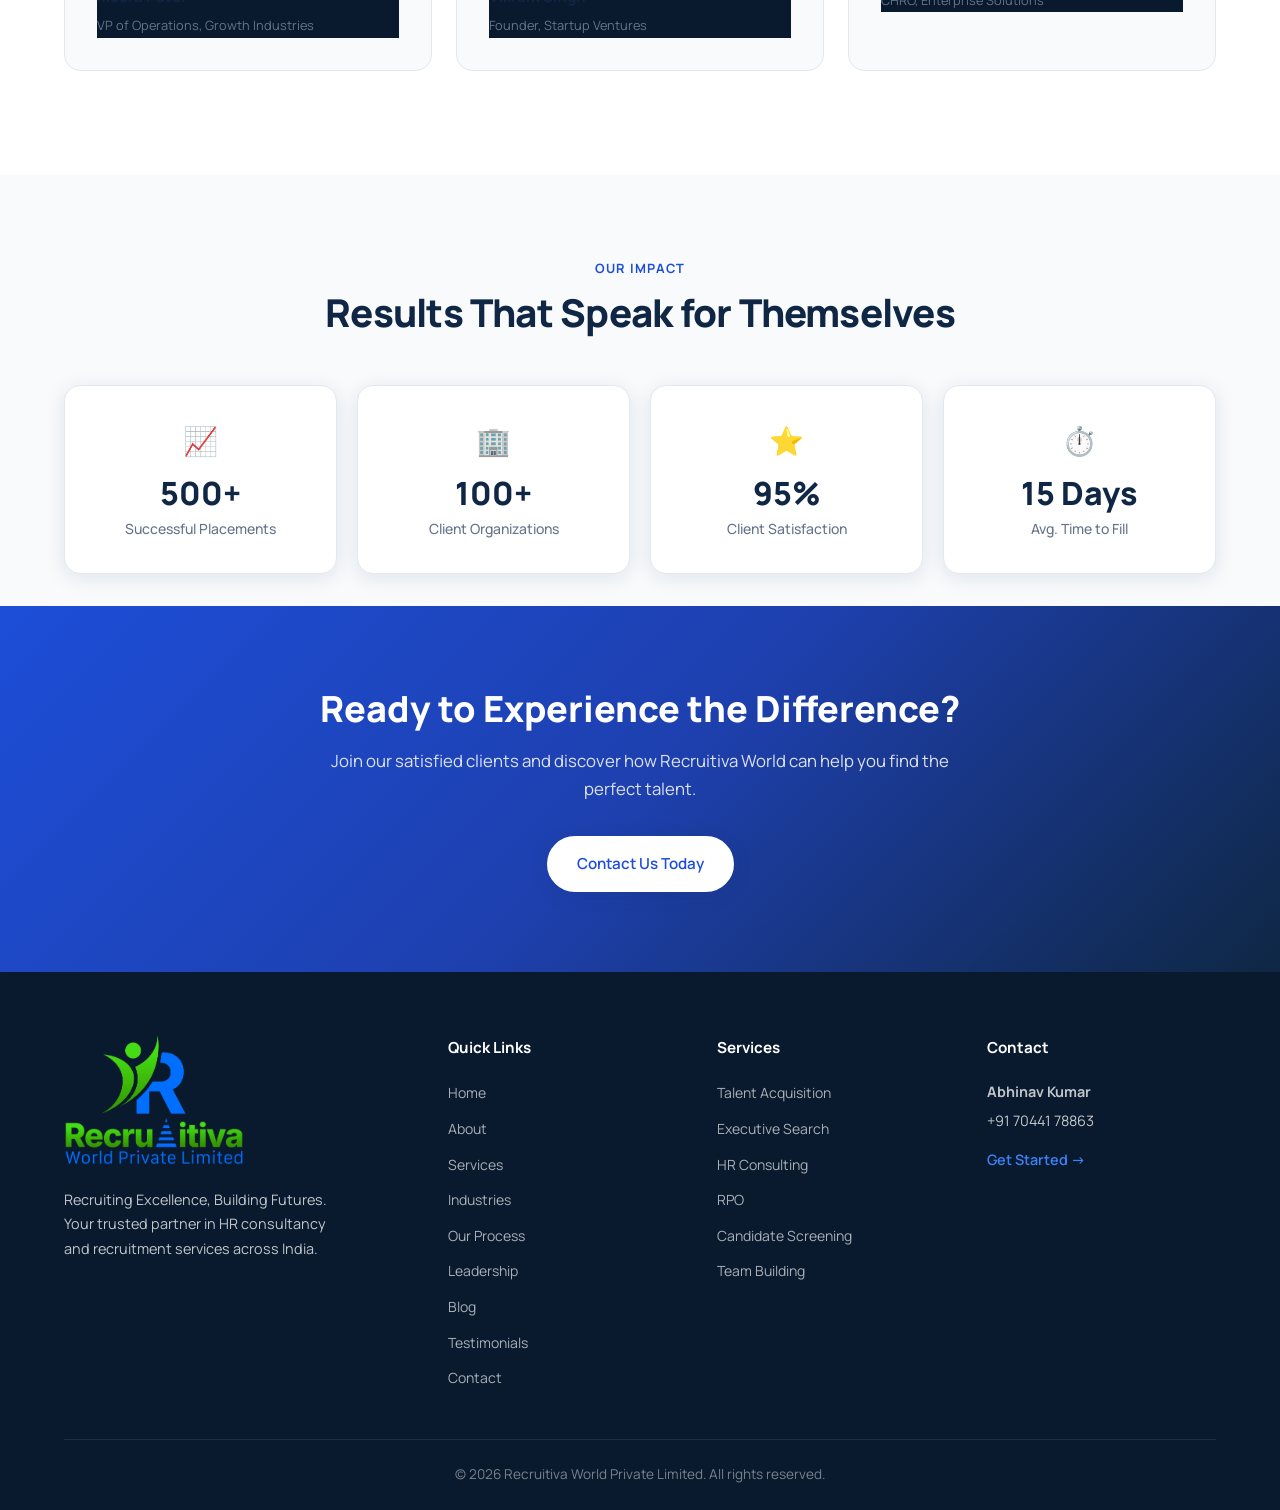
<file: testimonials.html>
<!DOCTYPE html>
<html lang="en-IN">
<head>
    <meta charset="UTF-8">
    <meta name="viewport" content="width=device-width, initial-scale=1.0">
    <meta http-equiv="X-UA-Compatible" content="IE=edge">
    <title>Client Testimonials & Reviews | Recruitiva World Private Limited</title>
    <meta name="description" content="Read client testimonials and success stories from Recruitiva World Private Limited. See why 100+ organizations trust us for HR consultancy and recruitment in India.">
    <meta name="keywords" content="Recruitiva World reviews, recruitment agency testimonials, HR consultancy client feedback, hiring success stories">
    <meta name="robots" content="index, follow">
    <meta name="theme-color" content="#0f2744">
    <link rel="canonical" href="https://www.recruitivaworld.com/testimonials.html">
    <link rel="icon" type="image/png" href="LOGO.png">
    <meta property="og:type" content="website">
    <meta property="og:site_name" content="Recruitiva World Private Limited">
    <meta property="og:title" content="Client Testimonials | Recruitiva World Private Limited">
    <meta property="og:description" content="Real success stories from organizations that partnered with Recruitiva World for recruitment and HR services.">
    <meta property="og:image" content="https://www.recruitivaworld.com/LOGO.png">
    <meta property="og:url" content="https://www.recruitivaworld.com/testimonials.html">
    <meta name="twitter:card" content="summary_large_image">
    <meta name="twitter:title" content="Client Testimonials | Recruitiva World">
    <meta name="twitter:description" content="Success stories from satisfied recruitment and HR consultancy clients.">
    <meta name="twitter:image" content="https://www.recruitivaworld.com/LOGO.png">
    <script type="application/ld+json">
    {
        "@context": "https://schema.org",
        "@type": "Organization",
        "name": "Recruitiva World Private Limited",
        "url": "https://www.recruitivaworld.com/",
        "aggregateRating": {
            "@type": "AggregateRating",
            "ratingValue": "4.9",
            "reviewCount": "100",
            "bestRating": "5"
        }
    }
    </script>
    <script type="application/ld+json">
    {
        "@context": "https://schema.org",
        "@type": "BreadcrumbList",
        "itemListElement": [
            { "@type": "ListItem", "position": 1, "name": "Home", "item": "https://www.recruitivaworld.com/" },
            { "@type": "ListItem", "position": 2, "name": "Testimonials", "item": "https://www.recruitivaworld.com/testimonials.html" }
        ]
    }
    </script>
    <link rel="preconnect" href="https://fonts.googleapis.com">
    <link rel="preconnect" href="https://fonts.gstatic.com" crossorigin>
    <link href="https://fonts.googleapis.com/css2?family=Manrope:wght@400;500;600;700;800&display=swap" rel="stylesheet">
    
    <!-- Stylesheet -->
    <link rel="stylesheet" href="style.css">
</head>
<body>
    <div class="mobile-overlay" aria-hidden="true"></div>

    <header class="site-header" id="site-header">
        <div class="container header-inner">
            <a href="index.html" class="logo" title="Recruitiva World Private Limited">
                <img src="LOGO.png" alt="Recruitiva World Private Limited logo" id="logo-img" width="220" height="60">
            </a>
            <button class="menu-toggle" aria-label="Toggle navigation" aria-expanded="false">
                <span></span><span></span><span></span>
            </button>
            <nav class="main-nav" aria-label="Main navigation">
                <ul>
                    <li><a href="index.html" class="nav-link">Home</a></li>
                    <li><a href="about.html" class="nav-link">About</a></li>
                    <li><a href="services.html" class="nav-link">Services</a></li>
                    <li><a href="industries.html" class="nav-link">Industries</a></li>
                    <li><a href="leadership.html" class="nav-link">Leadership</a></li>
                    <li><a href="testimonials.html" class="nav-link active">Testimonials</a></li>
                    <li><a href="contact.html" class="nav-link">Contact</a></li>
                </ul>
                <a href="contact.html" class="btn btn-primary btn-sm nav-cta">Get Started</a>
            </nav>
        </div>
    </header>

    <main>
        <section class="hero hero--page">
            <div class="hero-bg-shapes" aria-hidden="true"><div class="shape shape-1"></div><div class="shape shape-2"></div><div class="shape shape-3"></div></div>
            <div class="container hero-grid">
                <div class="hero-content reveal">
                    <span class="hero-badge">Client Success</span>
                    <h1>What Our Clients Say</h1>
                    <p class="hero-lead">Trusted by organizations across industries for quality recruitment and HR consultancy.</p>
                    <div class="hero-actions"><a href="contact.html" class="btn btn-primary">Work With Us</a></div>
                </div>
                <div class="hero-visual reveal reveal-delay-1">
                    <div class="hero-slider" data-autoplay="5500" aria-label="Client testimonials highlights">
                        <div class="hero-slider-viewport"><div class="hero-slider-track">
                            <div class="hero-slide is-active"><div class="slide-card slide-quote-card"><div class="slide-quote-icon">"</div><blockquote><p>Recruitiva World has been instrumental in helping us build our technical team. The quality of candidates is exceptional.</p></blockquote><footer><strong>Rajesh Kumar</strong><span>CTO, Tech Innovations Pvt Ltd</span></footer><div class="slide-stars" aria-hidden="true"><svg viewBox="0 0 24 24" fill="currentColor"><polygon points="12 2 15.09 8.26 22 9.27 17 14.14 18.18 21.02 12 17.77 5.82 21.02 7 14.14 2 9.27 8.91 8.26 12 2"/></svg><svg viewBox="0 0 24 24" fill="currentColor"><polygon points="12 2 15.09 8.26 22 9.27 17 14.14 18.18 21.02 12 17.77 5.82 21.02 7 14.14 2 9.27 8.91 8.26 12 2"/></svg><svg viewBox="0 0 24 24" fill="currentColor"><polygon points="12 2 15.09 8.26 22 9.27 17 14.14 18.18 21.02 12 17.77 5.82 21.02 7 14.14 2 9.27 8.91 8.26 12 2"/></svg><svg viewBox="0 0 24 24" fill="currentColor"><polygon points="12 2 15.09 8.26 22 9.27 17 14.14 18.18 21.02 12 17.77 5.82 21.02 7 14.14 2 9.27 8.91 8.26 12 2"/></svg><svg viewBox="0 0 24 24" fill="currentColor"><polygon points="12 2 15.09 8.26 22 9.27 17 14.14 18.18 21.02 12 17.77 5.82 21.02 7 14.14 2 9.27 8.91 8.26 12 2"/></svg></div></div></div>
                            <div class="hero-slide"><div class="slide-card slide-quote-card"><div class="slide-quote-icon">"</div><blockquote><p>They understand our culture and find candidates who are the right fit. Highly professional and dedicated.</p></blockquote><footer><strong>Priya Sharma</strong><span>HR Director, Global Solutions Inc</span></footer><div class="slide-stars" aria-hidden="true"><svg viewBox="0 0 24 24" fill="currentColor"><polygon points="12 2 15.09 8.26 22 9.27 17 14.14 18.18 21.02 12 17.77 5.82 21.02 7 14.14 2 9.27 8.91 8.26 12 2"/></svg><svg viewBox="0 0 24 24" fill="currentColor"><polygon points="12 2 15.09 8.26 22 9.27 17 14.14 18.18 21.02 12 17.77 5.82 21.02 7 14.14 2 9.27 8.91 8.26 12 2"/></svg><svg viewBox="0 0 24 24" fill="currentColor"><polygon points="12 2 15.09 8.26 22 9.27 17 14.14 18.18 21.02 12 17.77 5.82 21.02 7 14.14 2 9.27 8.91 8.26 12 2"/></svg><svg viewBox="0 0 24 24" fill="currentColor"><polygon points="12 2 15.09 8.26 22 9.27 17 14.14 18.18 21.02 12 17.77 5.82 21.02 7 14.14 2 9.27 8.91 8.26 12 2"/></svg><svg viewBox="0 0 24 24" fill="currentColor"><polygon points="12 2 15.09 8.26 22 9.27 17 14.14 18.18 21.02 12 17.77 5.82 21.02 7 14.14 2 9.27 8.91 8.26 12 2"/></svg></div></div></div>
                            <div class="hero-slide"><div class="slide-card slide-image-card"><img src="aditi.jpeg" alt="Happy clients of Recruitiva World" width="480" height="480" loading="eager"><div class="slide-image-overlay"><span class="slide-tag"><svg class="slide-icon-sm" viewBox="0 0 24 24" fill="currentColor"><polygon points="12 2 15.09 8.26 22 9.27 17 14.14 18.18 21.02 12 17.77 5.82 21.02 7 14.14 2 9.27 8.91 8.26 12 2"/></svg> 95% Satisfaction</span><h3>100+ Client Organizations</h3><p>500+ successful placements across India.</p></div></div></div>
                        </div></div>
                        <div class="hero-slider-controls"><button type="button" class="slider-btn slider-prev" aria-label="Previous slide"><svg viewBox="0 0 24 24" fill="none" stroke="currentColor" stroke-width="2.5"><polyline points="15 18 9 12 15 6"/></svg></button><div class="slider-dots" role="tablist"></div><button type="button" class="slider-btn slider-next" aria-label="Next slide"><svg viewBox="0 0 24 24" fill="none" stroke="currentColor" stroke-width="2.5"><polyline points="9 18 15 12 9 6"/></svg></button></div>
                    </div>
                </div>
            </div>
        </section>
        <nav class="breadcrumb" aria-label="Breadcrumb"><div class="container"><ol><li><a href="index.html">Home</a></li><li aria-current="page">Testimonials</li></ol></div></nav>

        <section class="section page-section testimonials-section">
            <div class="container">
                <h2 class="section-title">Success Stories</h2>
                <p class="section-subtitle">Hear from organizations that have partnered with us</p>
                
                <div class="testimonials-grid testimonials-container">
                    <article class="testimonial-card reveal">
                        <div class="quote-icon" aria-hidden="true">"</div>
                        <blockquote class="testimonial-text"><p>Recruitiva World Private Limited has been instrumental in helping us build our technical team. Their understanding of our requirements and the quality of candidates they provide is exceptional.</p></blockquote>
                        <footer class="testimonial-author">
                            <strong>Rajesh Kumar</strong>
                            <span class="testimonial-company">CTO, Tech Innovations Pvt Ltd</span>
                        </footer>
                    </article>
                    <article class="testimonial-card reveal reveal-delay-1">
                        <div class="quote-icon" aria-hidden="true">"</div>
                        <blockquote class="testimonial-text"><p>Working with Recruitiva World has transformed our hiring process. They understand our culture and find candidates who are the right fit. Highly professional and dedicated.</p></blockquote>
                        <footer class="testimonial-author">
                            <strong>Priya Sharma</strong>
                            <span class="testimonial-company">HR Director, Global Solutions Inc</span>
                        </footer>
                    </article>
                    <article class="testimonial-card reveal reveal-delay-2">
                        <div class="quote-icon" aria-hidden="true">"</div>
                        <blockquote class="testimonial-text"><p>We've been working with Recruitiva World Private Limited for over a year now, and they've consistently delivered excellent results. Their people-centric approach makes them our go-to partner.</p></blockquote>
                        <footer class="testimonial-author">
                            <strong>Anil Verma</strong>
                            <span class="testimonial-company">CEO, Digital Enterprises</span>
                        </footer>
                    </article>
                    <article class="testimonial-card reveal">
                        <div class="quote-icon" aria-hidden="true">"</div>
                        <blockquote class="testimonial-text"><p>The team understands the importance of finding not just skilled professionals, but individuals who align with our company values. Their thorough screening process ensures quality hires.</p></blockquote>
                        <footer class="testimonial-author">
                            <strong>Meera Patel</strong>
                            <span class="testimonial-company">VP of Operations, Growth Industries</span>
                        </footer>
                    </article>
                    <article class="testimonial-card reveal reveal-delay-1">
                        <div class="quote-icon" aria-hidden="true">"</div>
                        <blockquote class="testimonial-text"><p>Abhinav and the team took the time to understand our unique requirements and delivered candidates who exceeded our expectations. Excellent communication throughout.</p></blockquote>
                        <footer class="testimonial-author">
                            <strong>Vikram Singh</strong>
                            <span class="testimonial-company">Founder, Startup Ventures</span>
                        </footer>
                    </article>
                    <article class="testimonial-card reveal reveal-delay-2">
                        <div class="quote-icon" aria-hidden="true">"</div>
                        <blockquote class="testimonial-text"><p>Recruitiva World helped us fill critical positions in record time without compromising on quality. Their expertise in executive search is particularly impressive.</p></blockquote>
                        <footer class="testimonial-author">
                            <strong>Sunita Reddy</strong>
                            <span class="testimonial-company">CHRO, Enterprise Solutions</span>
                        </footer>
                    </article>
                </div>
            </div>
        </section>

        <section class="stats-section stats-standalone" aria-label="Company statistics">
            <div class="container">
                <div class="section-header center reveal">
                    <span class="section-label">Our Impact</span>
                    <h2 class="section-title">Results That Speak for Themselves</h2>
                </div>
                <div class="stats-grid testimonials-page-stats">
                    <article class="stat-card reveal"><div class="stat-icon">📈</div><h3 class="stat-number">500+</h3><p>Successful Placements</p></article>
                    <article class="stat-card reveal reveal-delay-1"><div class="stat-icon">🏢</div><h3 class="stat-number">100+</h3><p>Client Organizations</p></article>
                    <article class="stat-card reveal reveal-delay-2"><div class="stat-icon">⭐</div><h3 class="stat-number">95%</h3><p>Client Satisfaction</p></article>
                    <article class="stat-card reveal reveal-delay-3"><div class="stat-icon">⏱️</div><h3 class="stat-number">15 Days</h3><p>Avg. Time to Fill</p></article>
                </div>
            </div>
        </section>

        <section class="cta-section">
            <div class="container">
                <div class="cta-inner reveal">
                    <h2>Ready to Experience the Difference?</h2>
                    <p>Join our satisfied clients and discover how Recruitiva World can help you find the perfect talent.</p>
                    <a href="contact.html" class="btn btn-white">Contact Us Today</a>
                </div>
            </div>
        </section>
    </main>

    <footer class="site-footer">
        <div class="container">
            <div class="footer-grid">
                <div class="footer-brand">
                    <img src="LOGO.png" alt="Recruitiva World Private Limited" width="180" height="50" loading="lazy">
                    <p>Recruiting Excellence, Building Futures. Your trusted partner in HR consultancy and recruitment services across India.</p>
                </div>
                <div class="footer-links">
                    <h4>Quick Links</h4>
                    <ul>
                        <li><a href="index.html">Home</a></li>
                        <li><a href="about.html">About</a></li>
                        <li><a href="services.html">Services</a></li>
                        <li><a href="industries.html">Industries</a></li>
                        <li><a href="process.html">Our Process</a></li>
                        <li><a href="leadership.html">Leadership</a></li>
                        <li><a href="blog.html">Blog</a></li>
                        <li><a href="testimonials.html">Testimonials</a></li>
                        <li><a href="contact.html">Contact</a></li>
                    </ul>
                </div>
                <div class="footer-links">
                    <h4>Services</h4>
                    <ul>
                        <li><a href="services.html">Talent Acquisition</a></li>
                        <li><a href="services.html">Executive Search</a></li>
                        <li><a href="services.html">HR Consulting</a></li>
                        <li><a href="services.html">RPO</a></li>
                        <li><a href="services.html">Candidate Screening</a></li>
                        <li><a href="services.html">Team Building</a></li>
                    </ul>
                </div>
                <div class="footer-contact">
                    <h4>Contact</h4>
                    <p><strong>Abhinav Kumar</strong></p>
                    <a href="tel:+917044178863">+91 70441 78863</a>
                    <a href="contact.html" class="footer-cta">Get Started →</a>
                </div>
            </div>
            <div class="footer-bottom">
                <p>&copy; 2026 Recruitiva World Private Limited. All rights reserved.</p>
            </div>
        </div>
    </footer>

    <script src="script.js"></script>
</body>
</html>
</file>
<file: style.css>
/* ============================================
   RECRUITIVA WORLD PRIVATE LIMITED
   Premium HR Consultancy Design System
   ============================================ */

*, *::before, *::after {
    margin: 0;
    padding: 0;
    box-sizing: border-box;
}

:root {
    --navy: #0f2744;
    --navy-dark: #0a1a2e;
    --navy-light: #1a3a5c;
    --royal: #1d4ed8;
    --royal-light: #3b82f6;
    --royal-dark: #1e40af;
    --white: #ffffff;
    --off-white: #f8fafc;
    --gray-50: #f1f5f9;
    --gray-100: #e2e8f0;
    --gray-200: #cbd5e1;
    --gray-400: #94a3b8;
    --gray-500: #64748b;
    --gray-700: #334155;
    --gray-900: #0f172a;
    --accent-orange: #f97316;
    --accent-green: #10b981;
    --accent-green-dark: #059669;
    --text: #1e293b;
    --text-muted: #64748b;
    --gradient-hero: linear-gradient(135deg, #0f2744 0%, #1a3a5c 40%, #1d4ed8 100%);
    --gradient-cta: linear-gradient(135deg, #1d4ed8 0%, #1e40af 50%, #0f2744 100%);
    --shadow-sm: 0 1px 3px rgba(15, 39, 68, 0.08);
    --shadow-md: 0 4px 20px rgba(15, 39, 68, 0.1);
    --shadow-lg: 0 12px 40px rgba(15, 39, 68, 0.14);
    --shadow-xl: 0 20px 60px rgba(15, 39, 68, 0.18);
    --radius-sm: 8px;
    --radius-md: 12px;
    --radius-lg: 16px;
    --radius-xl: 24px;
    --container: 1200px;
    --header-h: 80px;
    --transition: 0.3s cubic-bezier(0.4, 0, 0.2, 1);
    --font: 'Manrope', -apple-system, BlinkMacSystemFont, sans-serif;
}

html {
    scroll-behavior: smooth;
    font-size: 16px;
    -webkit-text-size-adjust: 100%;
}

body {
    font-family: var(--font);
    line-height: 1.6;
    color: var(--text);
    background: var(--white);
    overflow-x: hidden;
    -webkit-font-smoothing: antialiased;
}

img {
    max-width: 100%;
    height: auto;
    display: block;
}

a {
    color: inherit;
    text-decoration: none;
}

ul { list-style: none; }

.container {
    max-width: var(--container);
    margin: 0 auto;
    padding: 0 1.5rem;
}

.text-center { text-align: center; }

/* ---- Buttons ---- */
.btn {
    display: inline-flex;
    align-items: center;
    justify-content: center;
    gap: 0.5rem;
    padding: 0.875rem 1.75rem;
    font-family: var(--font);
    font-size: 0.95rem;
    font-weight: 600;
    border-radius: 50px;
    border: 2px solid transparent;
    cursor: pointer;
    transition: all var(--transition);
    white-space: nowrap;
}

.btn-primary {
    background: var(--royal);
    color: var(--white);
    border-color: var(--royal);
    box-shadow: 0 4px 14px rgba(29, 78, 216, 0.35);
}

.btn-primary:hover {
    background: var(--royal-dark);
    border-color: var(--royal-dark);
    transform: translateY(-2px);
    box-shadow: 0 8px 24px rgba(29, 78, 216, 0.4);
}

.btn-secondary {
    background: var(--white);
    color: var(--royal);
    border-color: var(--gray-100);
    box-shadow: var(--shadow-sm);
}

.btn-secondary:hover {
    border-color: var(--royal);
    transform: translateY(-2px);
    box-shadow: var(--shadow-md);
}

.btn-outline-light {
    background: transparent;
    color: var(--white);
    border-color: rgba(255, 255, 255, 0.5);
}

.btn-outline-light:hover {
    background: rgba(255, 255, 255, 0.12);
    border-color: var(--white);
    transform: translateY(-2px);
}

.btn-white {
    background: var(--white);
    color: var(--royal);
    border-color: var(--white);
    box-shadow: var(--shadow-md);
}

.btn-white:hover {
    transform: translateY(-2px);
    box-shadow: var(--shadow-lg);
}

.btn-sm {
    padding: 0.625rem 1.25rem;
    font-size: 0.875rem;
}

.btn-full { width: 100%; }

/* ---- Header ---- */
.site-header {
    position: fixed;
    top: 0;
    left: 0;
    right: 0;
    z-index: 1000;
    height: var(--header-h);
    background: rgba(255, 255, 255, 0.92);
    backdrop-filter: blur(16px);
    -webkit-backdrop-filter: blur(16px);
    border-bottom: 1px solid transparent;
    transition: all var(--transition);
}

.site-header.scrolled {
    background: rgba(255, 255, 255, 0.98);
    border-bottom-color: var(--gray-100);
    box-shadow: var(--shadow-sm);
}

.header-inner {
    display: flex;
    align-items: center;
    justify-content: space-between;
    height: var(--header-h);
    gap: 1rem;
}

.logo img {
    height: 52px;
    width: auto;
    max-width: 200px;
    object-fit: contain;
}

.main-nav {
    display: flex;
    align-items: center;
    gap: 0.5rem;
}

.main-nav ul {
    display: flex;
    align-items: center;
    gap: 0.15rem;
}

.main-nav .nav-link {
    padding: 0.5rem 0.75rem;
    font-size: 0.875rem;
    font-weight: 500;
    color: var(--gray-700);
    border-radius: var(--radius-sm);
    transition: all var(--transition);
}

.main-nav .nav-link:hover,
.main-nav .nav-link.active {
    color: var(--royal);
    background: rgba(29, 78, 216, 0.06);
}

.main-nav .nav-cta {
    margin-left: 0.75rem;
}

.menu-toggle {
    display: none;
    flex-direction: column;
    justify-content: center;
    gap: 5px;
    width: 44px;
    height: 44px;
    background: none;
    border: none;
    cursor: pointer;
    padding: 8px;
    border-radius: var(--radius-sm);
    z-index: 1002;
}

.menu-toggle span {
    display: block;
    width: 22px;
    height: 2px;
    background: var(--navy);
    border-radius: 2px;
    transition: all var(--transition);
}

.menu-toggle.active span:nth-child(1) {
    transform: rotate(45deg) translate(5px, 5px);
}

.menu-toggle.active span:nth-child(2) {
    opacity: 0;
}

.menu-toggle.active span:nth-child(3) {
    transform: rotate(-45deg) translate(5px, -5px);
}

.mobile-overlay {
    display: none;
    position: fixed;
    inset: 0;
    background: rgba(15, 39, 68, 0.5);
    z-index: 999;
    opacity: 0;
    transition: opacity var(--transition);
}

.mobile-overlay.active {
    display: block;
    opacity: 1;
}

/* ---- Hero ---- */
.hero {
    position: relative;
    min-height: 100vh;
    min-height: 100dvh;
    padding: calc(var(--header-h) + 3rem) 0 4rem;
    background: var(--gradient-hero);
    color: var(--white);
    overflow: hidden;
}

.hero-bg-shapes {
    position: absolute;
    inset: 0;
    pointer-events: none;
    overflow: hidden;
}

.shape {
    position: absolute;
    border-radius: 50%;
    opacity: 0.08;
    background: var(--white);
}

.shape-1 { width: 500px; height: 500px; top: -150px; right: -100px; }
.shape-2 { width: 300px; height: 300px; bottom: -80px; left: -60px; }
.shape-3 { width: 200px; height: 200px; top: 40%; left: 30%; opacity: 0.04; }

.hero-grid {
    display: grid;
    grid-template-columns: 1fr 1fr;
    gap: 3rem;
    align-items: center;
    position: relative;
    z-index: 1;
}

.hero-badge {
    display: inline-block;
    padding: 0.4rem 1rem;
    background: rgba(255, 255, 255, 0.12);
    border: 1px solid rgba(255, 255, 255, 0.2);
    border-radius: 50px;
    font-size: 0.8rem;
    font-weight: 600;
    letter-spacing: 0.05em;
    text-transform: uppercase;
    margin-bottom: 1.25rem;
    color: rgba(255, 255, 255, 0.9);
}

.hero h1 {
    font-size: clamp(2rem, 4.5vw, 3.25rem);
    font-weight: 800;
    line-height: 1.15;
    margin-bottom: 1.25rem;
    letter-spacing: -0.02em;
}

.hero-lead {
    font-size: 1.1rem;
    line-height: 1.7;
    color: rgba(255, 255, 255, 0.85);
    margin-bottom: 2rem;
    max-width: 520px;
}

.hero-actions {
    display: flex;
    flex-wrap: wrap;
    gap: 1rem;
    margin-bottom: 2.5rem;
}

.hero-trust {
    display: flex;
    align-items: center;
    gap: 1.5rem;
    padding-top: 1.5rem;
    border-top: 1px solid rgba(255, 255, 255, 0.15);
}

.trust-item {
    display: flex;
    flex-direction: column;
}

.trust-item strong {
    font-size: 1.5rem;
    font-weight: 800;
    line-height: 1.2;
}

.trust-item span {
    font-size: 0.8rem;
    color: rgba(255, 255, 255, 0.7);
}

.trust-divider {
    width: 1px;
    height: 36px;
    background: rgba(255, 255, 255, 0.2);
}

/* Hero Dashboard Visual */
.hero-visual {
    position: relative;
}

.dashboard-card {
    background: var(--white);
    border-radius: var(--radius-xl);
    padding: 1.5rem;
    box-shadow: var(--shadow-xl);
    color: var(--text);
}

.dashboard-header {
    display: flex;
    align-items: center;
    gap: 0.5rem;
    margin-bottom: 1.25rem;
    padding-bottom: 1rem;
    border-bottom: 1px solid var(--gray-100);
}

.dash-dot {
    width: 10px;
    height: 10px;
    border-radius: 50%;
    background: var(--gray-200);
}

.dash-dot:first-child { background: #ef4444; }
.dash-dot:nth-child(2) { background: #f59e0b; }
.dash-dot:nth-child(3) { background: #10b981; }

.dash-title {
    margin-left: auto;
    font-size: 0.8rem;
    font-weight: 600;
    color: var(--gray-500);
}

.dashboard-stats {
    display: grid;
    grid-template-columns: repeat(3, 1fr);
    gap: 0.75rem;
    margin-bottom: 1.25rem;
}

.dash-stat {
    background: var(--gray-50);
    border-radius: var(--radius-md);
    padding: 0.875rem;
    text-align: center;
}

.dash-stat.accent {
    background: rgba(29, 78, 216, 0.08);
}

.dash-stat-val {
    display: block;
    font-size: 1.5rem;
    font-weight: 800;
    color: var(--navy);
    line-height: 1.2;
}

.dash-stat.accent .dash-stat-val { color: var(--royal); }

.dash-stat-lbl {
    font-size: 0.7rem;
    color: var(--gray-500);
    font-weight: 500;
}

.candidate-list {
    display: flex;
    flex-direction: column;
    gap: 0.625rem;
    margin-bottom: 1.25rem;
}

.candidate-card {
    display: flex;
    align-items: center;
    gap: 0.75rem;
    padding: 0.75rem;
    background: var(--off-white);
    border-radius: var(--radius-md);
    border: 1px solid var(--gray-100);
}

.candidate-avatar {
    width: 36px;
    height: 36px;
    border-radius: 50%;
    display: flex;
    align-items: center;
    justify-content: center;
    font-size: 0.7rem;
    font-weight: 700;
    color: var(--white);
    flex-shrink: 0;
}

.ca-1 { background: linear-gradient(135deg, #1d4ed8, #3b82f6); }
.ca-2 { background: linear-gradient(135deg, #059669, #10b981); }
.ca-3 { background: linear-gradient(135deg, #7c3aed, #a78bfa); }

.candidate-info {
    flex: 1;
    min-width: 0;
}

.candidate-info strong {
    display: block;
    font-size: 0.85rem;
    color: var(--navy);
}

.candidate-info span {
    font-size: 0.75rem;
    color: var(--gray-500);
}

.candidate-status {
    font-size: 0.65rem;
    font-weight: 700;
    padding: 0.25rem 0.5rem;
    border-radius: 50px;
    white-space: nowrap;
}

.status-match { background: rgba(16, 185, 129, 0.12); color: var(--accent-green-dark); }
.status-review { background: rgba(249, 115, 22, 0.12); color: #c2410c; }
.status-placed { background: rgba(29, 78, 216, 0.12); color: var(--royal); }

.dashboard-footer {
    display: flex;
    flex-direction: column;
    gap: 0.5rem;
}

.progress-bar {
    height: 6px;
    background: var(--gray-100);
    border-radius: 50px;
    overflow: hidden;
}

.progress-fill {
    height: 100%;
    width: 78%;
    background: linear-gradient(90deg, var(--royal), var(--accent-green));
    border-radius: 50px;
    animation: progressPulse 3s ease-in-out infinite;
}

@keyframes progressPulse {
    0%, 100% { width: 78%; }
    50% { width: 85%; }
}

.dashboard-footer span {
    font-size: 0.75rem;
    color: var(--gray-500);
}

.dashboard-footer strong { color: var(--navy); }

.hero-float-card {
    position: absolute;
    display: flex;
    align-items: center;
    gap: 0.75rem;
    background: var(--white);
    padding: 0.875rem 1.125rem;
    border-radius: var(--radius-md);
    box-shadow: var(--shadow-lg);
    color: var(--text);
    animation: float 4s ease-in-out infinite;
}

.float-card-1 { top: -20px; left: -30px; animation-delay: 0s; }
.float-card-2 { bottom: 40px; right: -20px; animation-delay: 2s; }

@keyframes float {
    0%, 100% { transform: translateY(0); }
    50% { transform: translateY(-8px); }
}

.float-icon {
    width: 36px;
    height: 36px;
    border-radius: 50%;
    background: rgba(16, 185, 129, 0.12);
    color: var(--accent-green);
    display: flex;
    align-items: center;
    justify-content: center;
    font-weight: 700;
    font-size: 1rem;
    flex-shrink: 0;
}

.float-icon.orange {
    background: rgba(249, 115, 22, 0.12);
    color: var(--accent-orange);
}

.hero-float-card strong {
    display: block;
    font-size: 0.85rem;
    color: var(--navy);
}

.hero-float-card span {
    font-size: 0.7rem;
    color: var(--gray-500);
}

.float-icon svg {
    width: 18px;
    height: 18px;
}

/* Page hero variant */
.hero--page {
    min-height: auto;
    padding: calc(var(--header-h) + 2.5rem) 0 3.5rem;
}

.hero--page .hero-lead {
    max-width: 100%;
}

.hero--page + .stats-section,
.hero--page + .section {
    padding-top: 4rem;
}

/* ---- Hero Slider ---- */
.hero-slider {
    position: relative;
    width: 100%;
}

.hero-slider-viewport {
    overflow: hidden;
    border-radius: var(--radius-xl);
    position: relative;
}

.hero-slider-track {
    display: flex;
    transition: transform 0.65s cubic-bezier(0.4, 0, 0.2, 1);
    will-change: transform;
}

.hero-slide {
    flex: 0 0 100%;
    min-width: 100%;
}

.slide-card {
    background: var(--white);
    border-radius: var(--radius-xl);
    box-shadow: var(--shadow-xl);
    color: var(--text);
    overflow: hidden;
}

.slide-card.dashboard-card {
    padding: 1.5rem;
}

/* Image slide */
.slide-image-card {
    position: relative;
    aspect-ratio: 4 / 4.2;
    max-height: 420px;
}

.slide-image-card img {
    width: 100%;
    height: 100%;
    object-fit: cover;
    object-position: center top;
}

.slide-image-overlay {
    position: absolute;
    inset: 0;
    background: linear-gradient(to top, rgba(15, 39, 68, 0.92) 0%, rgba(15, 39, 68, 0.35) 50%, transparent 100%);
    display: flex;
    flex-direction: column;
    justify-content: flex-end;
    padding: 1.75rem;
    color: var(--white);
}

.slide-tag {
    display: inline-flex;
    align-items: center;
    gap: 0.4rem;
    font-size: 0.75rem;
    font-weight: 700;
    text-transform: uppercase;
    letter-spacing: 0.06em;
    background: rgba(255, 255, 255, 0.15);
    border: 1px solid rgba(255, 255, 255, 0.25);
    padding: 0.35rem 0.75rem;
    border-radius: 50px;
    width: fit-content;
    margin-bottom: 0.75rem;
}

.slide-image-overlay h3 {
    font-size: 1.35rem;
    font-weight: 800;
    margin-bottom: 0.35rem;
    line-height: 1.25;
}

.slide-image-overlay p {
    font-size: 0.9rem;
    color: rgba(255, 255, 255, 0.85);
    line-height: 1.5;
}

.slide-icon-sm {
    width: 14px;
    height: 14px;
    flex-shrink: 0;
}

.slide-icon-md {
    width: 28px;
    height: 28px;
    color: var(--royal);
    flex-shrink: 0;
}

/* Stats slide */
.slide-stats-card {
    padding: 1.75rem;
}

.slide-stats-header {
    display: flex;
    align-items: center;
    gap: 0.75rem;
    margin-bottom: 1.5rem;
}

.slide-stats-header h3 {
    font-size: 1.2rem;
    font-weight: 800;
    color: var(--navy);
}

.slide-stats-grid {
    display: grid;
    grid-template-columns: 1fr 1fr;
    gap: 1rem;
}

.slide-stat-item {
    display: flex;
    flex-direction: column;
    align-items: center;
    text-align: center;
    padding: 1rem 0.75rem;
    background: var(--off-white);
    border-radius: var(--radius-md);
    border: 1px solid var(--gray-100);
    transition: all var(--transition);
}

.slide-stat-item:hover {
    border-color: rgba(29, 78, 216, 0.2);
    transform: translateY(-2px);
}

.slide-stat-icon {
    width: 40px;
    height: 40px;
    border-radius: var(--radius-md);
    display: flex;
    align-items: center;
    justify-content: center;
    margin-bottom: 0.5rem;
}

.slide-stat-icon svg {
    width: 20px;
    height: 20px;
}

.slide-stat-icon.si-blue { background: rgba(29, 78, 216, 0.1); color: var(--royal); }
.slide-stat-icon.si-green { background: rgba(16, 185, 129, 0.1); color: var(--accent-green); }
.slide-stat-icon.si-orange { background: rgba(249, 115, 22, 0.1); color: var(--accent-orange); }
.slide-stat-icon.si-purple { background: rgba(124, 58, 237, 0.1); color: #7c3aed; }

.slide-stat-item strong {
    font-size: 1.1rem;
    font-weight: 800;
    color: var(--navy);
    line-height: 1.2;
}

.slide-stat-item span:last-child {
    font-size: 0.75rem;
    color: var(--text-muted);
    font-weight: 500;
    margin-top: 0.15rem;
}

/* Services / icons slide */
.slide-services-card {
    padding: 1.75rem;
    position: relative;
}

.slide-services-card h3 {
    font-size: 1.2rem;
    font-weight: 800;
    color: var(--navy);
    margin-bottom: 1.25rem;
}

.slide-desc {
    font-size: 0.9rem;
    color: var(--text-muted);
    margin: -0.75rem 0 1.25rem;
    line-height: 1.6;
}

.slide-services-grid {
    display: grid;
    grid-template-columns: 1fr 1fr;
    gap: 0.875rem;
}

.slide-service-item {
    display: flex;
    align-items: center;
    gap: 0.75rem;
    padding: 0.875rem;
    background: var(--off-white);
    border-radius: var(--radius-md);
    border: 1px solid var(--gray-100);
    font-size: 0.8rem;
    font-weight: 600;
    color: var(--navy);
    transition: all var(--transition);
}

.slide-service-item:hover {
    background: rgba(29, 78, 216, 0.06);
    border-color: rgba(29, 78, 216, 0.2);
}

.slide-svc-icon {
    width: 36px;
    height: 36px;
    background: rgba(29, 78, 216, 0.1);
    border-radius: var(--radius-sm);
    display: flex;
    align-items: center;
    justify-content: center;
    color: var(--royal);
    flex-shrink: 0;
}

.slide-svc-icon svg {
    width: 18px;
    height: 18px;
}

.slide-logo-watermark {
    position: absolute;
    bottom: 1rem;
    right: 1rem;
    opacity: 0.12;
    width: auto;
    height: 36px;
    pointer-events: none;
}

/* Blog slide */
.slide-blog-card {
    padding: 2rem 1.75rem;
    min-height: 320px;
    display: flex;
    flex-direction: column;
    justify-content: center;
}

.slide-blog-card h3 {
    font-size: 1.25rem;
    font-weight: 800;
    color: var(--navy);
    margin: 0.75rem 0;
    line-height: 1.35;
}

.slide-blog-card p {
    font-size: 0.9rem;
    color: var(--text-muted);
    line-height: 1.65;
    flex: 1;
}

.slide-blog-date {
    font-size: 0.8rem;
    font-weight: 600;
    color: var(--royal);
    margin-top: 1rem;
}

.slide-blog-card .slide-tag {
    background: rgba(29, 78, 216, 0.08);
    border-color: rgba(29, 78, 216, 0.15);
    color: var(--royal);
}

/* Quote slide */
.slide-quote-card {
    padding: 2rem 1.75rem;
    min-height: 320px;
    display: flex;
    flex-direction: column;
}

.slide-quote-icon {
    font-size: 3.5rem;
    line-height: 1;
    color: var(--royal);
    opacity: 0.25;
    font-family: Georgia, serif;
}

.slide-quote-card blockquote p {
    font-size: 1rem;
    color: var(--gray-700);
    line-height: 1.7;
    font-style: italic;
    flex: 1;
    margin: 0.5rem 0 1.25rem;
}

.slide-quote-card footer strong {
    display: block;
    font-size: 0.95rem;
    color: var(--navy);
}

.slide-quote-card footer span {
    font-size: 0.8rem;
    color: var(--text-muted);
}

.slide-stars {
    display: flex;
    gap: 0.2rem;
    margin-top: 1rem;
    color: #f59e0b;
}

.slide-stars svg {
    width: 16px;
    height: 16px;
}

/* Slider controls */
.hero-slider-controls {
    display: flex;
    align-items: center;
    justify-content: center;
    gap: 1rem;
    margin-top: 1.25rem;
}

.slider-btn {
    width: 40px;
    height: 40px;
    border-radius: 50%;
    border: 1.5px solid rgba(255, 255, 255, 0.35);
    background: rgba(255, 255, 255, 0.1);
    color: var(--white);
    cursor: pointer;
    display: flex;
    align-items: center;
    justify-content: center;
    transition: all var(--transition);
    flex-shrink: 0;
    backdrop-filter: blur(8px);
}

.slider-btn svg {
    width: 18px;
    height: 18px;
}

.slider-btn:hover {
    background: var(--white);
    color: var(--navy);
    border-color: var(--white);
    transform: scale(1.05);
}

.slider-dots {
    display: flex;
    align-items: center;
    gap: 0.5rem;
}

.slider-dot {
    width: 8px;
    height: 8px;
    border-radius: 50%;
    border: none;
    padding: 0;
    background: rgba(255, 255, 255, 0.35);
    cursor: pointer;
    transition: all var(--transition);
}

.slider-dot.is-active {
    background: var(--white);
    width: 28px;
    border-radius: 50px;
}

.slider-dot:hover {
    background: rgba(255, 255, 255, 0.7);
}

/* ---- Stats Section ---- */
.stats-section {
    margin-top: -3rem;
    padding-bottom: 2rem;
    position: relative;
    z-index: 2;
}

.stats-section.stats-standalone {
    margin-top: 0;
    padding: 5rem 0 2rem;
    background: var(--off-white);
}

.stats-grid {
    display: grid;
    grid-template-columns: repeat(4, 1fr);
    gap: 1.25rem;
}

.stat-card {
    background: var(--white);
    border: 1px solid var(--gray-100);
    border-radius: var(--radius-lg);
    padding: 2rem 1.5rem;
    text-align: center;
    box-shadow: var(--shadow-md);
    transition: all var(--transition);
}

.stat-card:hover {
    transform: translateY(-6px);
    box-shadow: var(--shadow-lg);
    border-color: rgba(29, 78, 216, 0.2);
}

.stat-icon {
    font-size: 1.75rem;
    margin-bottom: 0.75rem;
}

.stat-icon-svg {
    width: 52px;
    height: 52px;
    margin: 0 auto 0.75rem;
    background: rgba(29, 78, 216, 0.08);
    border-radius: var(--radius-md);
    display: flex;
    align-items: center;
    justify-content: center;
    color: var(--royal);
}

.stat-icon-svg svg {
    width: 26px;
    height: 26px;
}

.stat-card .stat-number,
.stat-card h3 {
    font-size: 2rem;
    font-weight: 800;
    color: var(--navy);
    margin-bottom: 0.35rem;
    line-height: 1.2;
}

.stat-card p {
    font-size: 0.875rem;
    color: var(--text-muted);
    font-weight: 500;
}

/* ---- Sections ---- */
.section {
    padding: 5rem 0;
}

.section-header {
    margin-bottom: 3rem;
    max-width: 640px;
}

.section-header.center {
    margin-left: auto;
    margin-right: auto;
    text-align: center;
}

.section-label {
    display: inline-block;
    font-size: 0.8rem;
    font-weight: 700;
    text-transform: uppercase;
    letter-spacing: 0.1em;
    color: var(--royal);
    margin-bottom: 0.75rem;
}

.section-title {
    font-size: clamp(1.75rem, 3vw, 2.5rem);
    font-weight: 800;
    color: var(--navy);
    line-height: 1.2;
    margin-bottom: 1rem;
    letter-spacing: -0.02em;
}

.section-desc {
    font-size: 1.05rem;
    color: var(--text-muted);
    line-height: 1.7;
}

/* ---- About ---- */
.about-section {
    background: var(--off-white);
}

.about-grid {
    display: grid;
    grid-template-columns: 1fr 1fr;
    gap: 3rem;
    align-items: start;
}

.about-text p {
    color: var(--text-muted);
    margin-bottom: 1.25rem;
    line-height: 1.75;
}

.about-text .btn {
    margin-top: 0.5rem;
}

.feature-grid {
    display: grid;
    grid-template-columns: 1fr 1fr;
    gap: 1rem;
}

.feature-card {
    background: var(--white);
    border: 1px solid var(--gray-100);
    border-radius: var(--radius-lg);
    padding: 1.5rem;
    transition: all var(--transition);
}

.feature-card:hover {
    transform: translateY(-4px);
    box-shadow: var(--shadow-md);
    border-color: rgba(29, 78, 216, 0.15);
}

.feature-icon {
    font-size: 1.5rem;
    margin-bottom: 0.75rem;
}

.feature-card h3 {
    font-size: 1rem;
    font-weight: 700;
    color: var(--navy);
    margin-bottom: 0.5rem;
}

.feature-card p {
    font-size: 0.875rem;
    color: var(--text-muted);
    line-height: 1.6;
}

/* ---- Industries ---- */
.industries-section {
    background: var(--white);
}

.industries-grid {
    display: grid;
    grid-template-columns: repeat(4, 1fr);
    gap: 1.25rem;
}

.industry-card {
    background: var(--off-white);
    border: 1px solid var(--gray-100);
    border-radius: var(--radius-lg);
    padding: 2rem 1.25rem;
    text-align: center;
    transition: all var(--transition);
    cursor: default;
}

.industry-card:hover {
    background: var(--white);
    border-color: var(--royal);
    transform: translateY(-6px);
    box-shadow: var(--shadow-md);
}

.industry-icon {
    font-size: 2rem;
    margin-bottom: 0.875rem;
}

.industry-card h3 {
    font-size: 0.95rem;
    font-weight: 700;
    color: var(--navy);
    margin-bottom: 0.35rem;
}

.industry-card p {
    font-size: 0.8rem;
    color: var(--text-muted);
    line-height: 1.5;
}

.services-grid--3 {
    grid-template-columns: repeat(3, 1fr);
}

@media (max-width: 1024px) {
    .services-grid--3 { grid-template-columns: 1fr; }
}

/* Breadcrumb */
.breadcrumb {
    background: var(--off-white);
    border-bottom: 1px solid var(--gray-100);
    padding: 0.875rem 0;
}

.breadcrumb ol {
    display: flex;
    flex-wrap: wrap;
    align-items: center;
    gap: 0.5rem;
    list-style: none;
    font-size: 0.875rem;
}

.breadcrumb li + li::before {
    content: '/';
    margin-right: 0.5rem;
    color: var(--gray-400);
}

.breadcrumb a {
    color: var(--royal);
    font-weight: 500;
    transition: color var(--transition);
}

.breadcrumb a:hover { color: var(--royal-dark); }

.breadcrumb li[aria-current="page"] {
    color: var(--text-muted);
    font-weight: 500;
}

/* Homepage preview cards */
.home-preview-grid {
    display: grid;
    grid-template-columns: repeat(3, 1fr);
    gap: 1.5rem;
}

.preview-card {
    display: flex;
    flex-direction: column;
    background: var(--white);
    border: 1px solid var(--gray-100);
    border-radius: var(--radius-lg);
    padding: 1.75rem;
    transition: all var(--transition);
    color: inherit;
}

.preview-card:hover {
    transform: translateY(-6px);
    box-shadow: var(--shadow-lg);
    border-color: rgba(29, 78, 216, 0.2);
}

.preview-icon {
    font-size: 2rem;
    margin-bottom: 1rem;
}

.preview-card h3 {
    font-size: 1.1rem;
    font-weight: 700;
    color: var(--navy);
    margin-bottom: 0.5rem;
}

.preview-card p {
    font-size: 0.9rem;
    color: var(--text-muted);
    line-height: 1.6;
    flex: 1;
    margin-bottom: 1rem;
}

.preview-link {
    font-size: 0.875rem;
    font-weight: 600;
    color: var(--royal);
}

.testimonial-teaser {
    max-width: 720px;
    margin: 0 auto 2rem;
}

.section-cta {
    margin-top: 2rem;
}

@media (max-width: 1024px) {
    .home-preview-grid { grid-template-columns: repeat(2, 1fr); }
}

@media (max-width: 480px) {
    .home-preview-grid { grid-template-columns: 1fr; }
}

/* ---- Services ---- */
.services-section {
    background: var(--off-white);
}

.services-grid {
    display: grid;
    grid-template-columns: repeat(3, 1fr);
    gap: 1.5rem;
}

.service-card {
    background: var(--white);
    border: 1px solid var(--gray-100);
    border-radius: var(--radius-lg);
    padding: 2rem;
    transition: all var(--transition);
    display: flex;
    flex-direction: column;
}

.service-card:hover {
    transform: translateY(-6px);
    box-shadow: var(--shadow-lg);
    border-color: rgba(29, 78, 216, 0.2);
}

.service-icon-wrap {
    width: 52px;
    height: 52px;
    background: rgba(29, 78, 216, 0.08);
    border-radius: var(--radius-md);
    display: flex;
    align-items: center;
    justify-content: center;
    font-size: 1.5rem;
    margin-bottom: 1.25rem;
    transition: background var(--transition);
}

.service-card:hover .service-icon-wrap {
    background: var(--royal);
}

.service-card:hover .service-icon-wrap span {
    filter: brightness(10);
}

.service-card h3 {
    font-size: 1.15rem;
    font-weight: 700;
    color: var(--navy);
    margin-bottom: 0.75rem;
}

.service-card p {
    font-size: 0.9rem;
    color: var(--text-muted);
    line-height: 1.65;
    flex: 1;
    margin-bottom: 1.25rem;
}

.service-link {
    font-size: 0.875rem;
    font-weight: 600;
    color: var(--royal);
    transition: gap var(--transition);
    display: inline-flex;
    align-items: center;
    gap: 0.35rem;
}

.service-link:hover {
    color: var(--royal-dark);
    gap: 0.6rem;
}

/* ---- Process ---- */
.process-section {
    background: var(--white);
}

.process-grid {
    display: grid;
    grid-template-columns: repeat(4, 1fr);
    gap: 1.5rem;
}

.process-step {
    position: relative;
    background: var(--off-white);
    border: 1px solid var(--gray-100);
    border-radius: var(--radius-lg);
    padding: 2rem 1.5rem;
    transition: all var(--transition);
}

.process-step:hover {
    background: var(--white);
    box-shadow: var(--shadow-md);
    transform: translateY(-4px);
}

.process-num {
    font-size: 2.5rem;
    font-weight: 800;
    color: rgba(29, 78, 216, 0.15);
    line-height: 1;
    margin-bottom: 1rem;
}

.process-step h3 {
    font-size: 1.05rem;
    font-weight: 700;
    color: var(--navy);
    margin-bottom: 0.75rem;
}

.process-step p {
    font-size: 0.875rem;
    color: var(--text-muted);
    line-height: 1.65;
}

/* ---- Leadership ---- */
.leadership-section {
    background: var(--off-white);
}

.leader-card {
    display: grid;
    grid-template-columns: 320px 1fr;
    gap: 3rem;
    align-items: center;
    background: var(--white);
    border: 1px solid var(--gray-100);
    border-radius: var(--radius-xl);
    padding: 2.5rem;
    box-shadow: var(--shadow-md);
    max-width: 900px;
    margin: 0 auto;
}

.leader-image {
    border-radius: var(--radius-xl);
    overflow: hidden;
    aspect-ratio: 1;
    border: 4px solid var(--gray-50);
    box-shadow: var(--shadow-md);
}

.leader-image img {
    width: 100%;
    height: 100%;
    object-fit: cover;
    object-position: center top;
}

.leader-info h3 {
    font-size: 1.75rem;
    font-weight: 800;
    color: var(--navy);
    margin-bottom: 0.35rem;
}

.leader-role {
    font-size: 1rem;
    font-weight: 600;
    color: var(--royal);
    margin-bottom: 1.25rem;
}

.leader-bio {
    font-size: 0.95rem;
    color: var(--text-muted);
    line-height: 1.75;
    margin-bottom: 1.5rem;
}

.leader-contact {
    display: inline-flex;
    align-items: center;
    gap: 0.75rem;
    padding: 0.875rem 1.5rem;
    background: var(--navy);
    color: var(--white);
    border-radius: 50px;
    font-weight: 600;
    font-size: 0.95rem;
    transition: all var(--transition);
}

.leader-contact:hover {
    background: var(--royal);
    transform: translateY(-2px);
    box-shadow: 0 8px 20px rgba(29, 78, 216, 0.3);
}

/* ---- Testimonials ---- */
.testimonials-section {
    background: var(--white);
}

.testimonials-grid {
    display: grid;
    grid-template-columns: repeat(3, 1fr);
    gap: 1.5rem;
    margin-bottom: 2.5rem;
}

.testimonial-card {
    background: var(--off-white);
    border: 1px solid var(--gray-100);
    border-radius: var(--radius-lg);
    padding: 2rem;
    transition: all var(--transition);
    display: flex;
    flex-direction: column;
}

.testimonial-card:hover {
    background: var(--white);
    box-shadow: var(--shadow-lg);
    transform: translateY(-4px);
}

.quote-icon {
    font-size: 3rem;
    line-height: 1;
    color: var(--royal);
    opacity: 0.3;
    font-family: Georgia, serif;
    margin-bottom: 0.5rem;
}

.testimonial-card blockquote p {
    font-size: 0.95rem;
    color: var(--gray-700);
    line-height: 1.7;
    font-style: italic;
    flex: 1;
}

.testimonial-author {
    margin-top: 1.5rem;
    padding-top: 1.25rem;
    border-top: 1px solid var(--gray-100);
}

.testimonial-author strong {
    display: block;
    font-size: 0.95rem;
    color: var(--navy);
    margin-bottom: 0.2rem;
}

.testimonial-author span {
    font-size: 0.8rem;
    color: var(--text-muted);
}

/* ---- CTA ---- */
.cta-section {
    padding: 5rem 0;
    background: var(--gradient-cta);
}

.cta-inner {
    text-align: center;
    color: var(--white);
    max-width: 640px;
    margin: 0 auto;
}

.cta-inner h2 {
    font-size: clamp(1.75rem, 3vw, 2.25rem);
    font-weight: 800;
    margin-bottom: 1rem;
    line-height: 1.25;
}

.cta-inner p {
    font-size: 1.05rem;
    color: rgba(255, 255, 255, 0.85);
    margin-bottom: 2rem;
    line-height: 1.7;
}

/* ---- Contact ---- */
.contact-section {
    background: var(--off-white);
}

.contact-grid {
    display: grid;
    grid-template-columns: 1fr 1.4fr;
    gap: 2rem;
    align-items: start;
}

.contact-card {
    background: var(--navy);
    color: var(--white);
    border-radius: var(--radius-xl);
    padding: 2.5rem;
}

.contact-card h3 {
    font-size: 1.35rem;
    font-weight: 700;
    margin-bottom: 0.75rem;
}

.contact-card > p {
    color: rgba(255, 255, 255, 0.75);
    font-size: 0.95rem;
    margin-bottom: 2rem;
    line-height: 1.65;
}

.contact-detail {
    background: rgba(255, 255, 255, 0.08);
    border-radius: var(--radius-md);
    padding: 1.25rem;
    margin-bottom: 1.5rem;
}

.detail-label {
    display: block;
    font-weight: 700;
    font-size: 1.05rem;
}

.detail-role {
    display: block;
    font-size: 0.85rem;
    color: rgba(255, 255, 255, 0.65);
    margin-bottom: 0.5rem;
}

.detail-phone {
    display: block;
    font-size: 1.15rem;
    font-weight: 700;
    color: var(--accent-green);
    transition: color var(--transition);
}

.detail-phone:hover { color: var(--white); }

.contact-perks {
    display: flex;
    flex-direction: column;
    gap: 0.625rem;
}

.contact-perks li {
    font-size: 0.9rem;
    color: rgba(255, 255, 255, 0.8);
    padding-left: 1.5rem;
    position: relative;
}

.contact-perks li::before {
    content: '✓';
    position: absolute;
    left: 0;
    color: var(--accent-green);
    font-weight: 700;
}

.contact-form {
    background: var(--white);
    border: 1px solid var(--gray-100);
    border-radius: var(--radius-xl);
    padding: 2.5rem;
    box-shadow: var(--shadow-md);
}

.form-row {
    display: grid;
    grid-template-columns: 1fr 1fr;
    gap: 1.25rem;
}

.form-group {
    margin-bottom: 1.25rem;
}

.form-group label {
    display: block;
    font-size: 0.875rem;
    font-weight: 600;
    color: var(--navy);
    margin-bottom: 0.5rem;
}

.required { color: #ef4444; }

.form-group input,
.form-group textarea,
.form-group select {
    width: 100%;
    padding: 0.875rem 1rem;
    font-family: var(--font);
    font-size: 0.95rem;
    border: 1.5px solid var(--gray-100);
    border-radius: var(--radius-md);
    background: var(--off-white);
    color: var(--text);
    transition: all var(--transition);
}

.form-group input:focus,
.form-group textarea:focus,
.form-group select:focus {
    outline: none;
    border-color: var(--royal);
    background: var(--white);
    box-shadow: 0 0 0 3px rgba(29, 78, 216, 0.1);
}

.form-group input.error,
.form-group textarea.error {
    border-color: #ef4444;
    background: #fef2f2;
}

.form-group textarea {
    resize: vertical;
    min-height: 120px;
}

/* ---- Footer ---- */
.site-footer {
    background: var(--navy-dark);
    color: rgba(255, 255, 255, 0.75);
    padding: 4rem 0 0;
}

.footer-grid {
    display: grid;
    grid-template-columns: 1.5fr 1fr 1fr 1fr;
    gap: 2.5rem;
    padding-bottom: 3rem;
    border-bottom: 1px solid rgba(255, 255, 255, 0.08);
}

.footer-brand img {
    margin-bottom: 1.25rem;
    filter: brightness(1.1);
}

.footer-brand p {
    font-size: 0.9rem;
    line-height: 1.7;
    max-width: 280px;
}

.footer-links h4,
.footer-contact h4 {
    font-size: 0.95rem;
    font-weight: 700;
    color: var(--white);
    margin-bottom: 1.25rem;
}

.footer-links ul {
    display: flex;
    flex-direction: column;
    gap: 0.625rem;
}

.footer-links a {
    font-size: 0.875rem;
    color: rgba(255, 255, 255, 0.65);
    transition: color var(--transition);
}

.footer-links a:hover { color: var(--white); }

.footer-contact p {
    font-size: 0.9rem;
    margin-bottom: 0.35rem;
}

.footer-contact a {
    display: block;
    font-size: 0.9rem;
    color: rgba(255, 255, 255, 0.75);
    margin-bottom: 0.5rem;
    transition: color var(--transition);
}

.footer-contact a:hover { color: var(--accent-green); }

.footer-cta {
    display: inline-block;
    margin-top: 1rem;
    font-weight: 600;
    color: var(--royal-light) !important;
}

.footer-bottom {
    padding: 1.5rem 0;
    text-align: center;
}

.footer-bottom p {
    font-size: 0.85rem;
    color: rgba(255, 255, 255, 0.45);
}

/* ---- Reveal Animations ---- */
.reveal {
    opacity: 0;
    transform: translateY(24px);
    transition: opacity 0.7s ease, transform 0.7s ease;
}

.reveal.visible {
    opacity: 1;
    transform: translateY(0);
}

.reveal-delay-1 { transition-delay: 0.1s; }
.reveal-delay-2 { transition-delay: 0.2s; }
.reveal-delay-3 { transition-delay: 0.3s; }

/* ---- Subpage Styles (services, blog, testimonials, contact) ---- */
.page-hero {
    padding: calc(var(--header-h) + 3rem) 0 3rem;
    background: var(--gradient-hero);
    color: var(--white);
    text-align: center;
}

.page-hero .hero-badge {
    display: inline-block;
    padding: 0.4rem 1rem;
    background: rgba(255, 255, 255, 0.12);
    border: 1px solid rgba(255, 255, 255, 0.2);
    border-radius: 50px;
    font-size: 0.8rem;
    font-weight: 600;
    letter-spacing: 0.05em;
    text-transform: uppercase;
    margin-bottom: 1rem;
    color: rgba(255, 255, 255, 0.9);
}

.page-hero h1 {
    font-size: clamp(2rem, 4vw, 2.75rem);
    font-weight: 800;
    margin-bottom: 0.75rem;
}

.page-hero p {
    font-size: 1.1rem;
    color: rgba(255, 255, 255, 0.8);
    max-width: 560px;
    margin: 0 auto;
}

.page-section {
    padding: 4rem 0;
}

.page-section.alt {
    background: var(--off-white);
}

/* Legacy class compatibility for subpages */
.section-alt { background: var(--off-white); }
.section-subtitle { font-size: 1.05rem; color: var(--text-muted); text-align: center; margin-bottom: 2rem; }
.card-grid { display: grid; grid-template-columns: repeat(auto-fit, minmax(260px, 1fr)); gap: 1.5rem; }
.card { background: var(--white); border: 1px solid var(--gray-100); border-radius: var(--radius-lg); padding: 1.75rem; box-shadow: var(--shadow-sm); transition: all var(--transition); }
.card:hover { transform: translateY(-4px); box-shadow: var(--shadow-md); }
.card h3 { font-size: 1.05rem; font-weight: 700; color: var(--navy); margin-bottom: 0.5rem; }
.card p { font-size: 0.9rem; color: var(--text-muted); }
.service-features { margin-top: 1rem; padding-left: 0; }
.service-features li { font-size: 0.85rem; color: var(--text-muted); padding: 0.35rem 0 0.35rem 1.25rem; position: relative; }
.service-features li::before { content: '✓'; position: absolute; left: 0; color: var(--accent-green); font-weight: 700; }
.blog-grid { display: grid; grid-template-columns: repeat(auto-fit, minmax(320px, 1fr)); gap: 1.5rem; }
.blog-card { background: var(--white); border: 1px solid var(--gray-100); border-radius: var(--radius-lg); overflow: hidden; transition: all var(--transition); }
.blog-card:hover { box-shadow: var(--shadow-md); transform: translateY(-4px); }
.blog-card-content { padding: 1.75rem; }
.blog-card .date { font-size: 0.8rem; color: var(--royal); font-weight: 600; }
.blog-card h3 { font-size: 1.15rem; font-weight: 700; color: var(--navy); margin: 0.75rem 0; }
.blog-card p { font-size: 0.9rem; color: var(--text-muted); line-height: 1.65; margin-bottom: 1rem; }
.read-more { font-size: 0.875rem; font-weight: 600; color: var(--royal); }
.testimonials-container { display: grid; grid-template-columns: repeat(auto-fit, minmax(300px, 1fr)); gap: 1.5rem; }
.testimonial-text p { font-size: 0.95rem; color: var(--gray-700); line-height: 1.7; font-style: italic; }
.testimonial-company { font-size: 0.8rem; color: var(--text-muted); }
.cta-box { background: var(--gradient-cta); color: var(--white); border-radius: var(--radius-xl); padding: 3rem; text-align: center; }
.cta-box h2 { font-size: 1.75rem; font-weight: 800; margin-bottom: 0.75rem; }
.cta-box p { margin-bottom: 1.5rem; color: rgba(255,255,255,0.85); }
.mt-2 { margin-top: 2rem; }

/* Contact page extended form */
.contact-wrapper { display: grid; gap: 2rem; }
.team-contact-section { margin-bottom: 2rem; }
.team-contact-cards { display: flex; flex-direction: column; gap: 1.5rem; max-width: 500px; }
.team-contact-card { display: flex; gap: 1.5rem; background: var(--white); border: 1px solid var(--gray-100); border-radius: var(--radius-lg); padding: 1.5rem; box-shadow: var(--shadow-sm); }
.team-contact-image { width: 100px; height: 100px; border-radius: 50%; overflow: hidden; flex-shrink: 0; border: 3px solid var(--gray-100); }
.team-contact-image img { width: 100%; height: 100%; object-fit: cover; }
.team-contact-info h3 { font-size: 1.15rem; font-weight: 700; color: var(--navy); }
.team-role { font-size: 0.875rem; color: var(--royal); font-weight: 600; margin-bottom: 0.5rem; }
.team-bio-short p { font-size: 0.875rem; color: var(--text-muted); margin-bottom: 0.5rem; }
.contact-btn { display: inline-flex; align-items: center; gap: 0.5rem; margin-top: 0.75rem; padding: 0.625rem 1.25rem; background: var(--navy); color: var(--white); border-radius: 50px; font-size: 0.875rem; font-weight: 600; transition: all var(--transition); }
.contact-btn:hover { background: var(--royal); }
.modern-form-section { background: var(--white); border: 1px solid var(--gray-100); border-radius: var(--radius-xl); padding: 2.5rem; box-shadow: var(--shadow-md); }
.form-header { margin-bottom: 2rem; }
.form-header h2 { font-size: 1.5rem; font-weight: 800; color: var(--navy); }
.form-header p { color: var(--text-muted); font-size: 0.95rem; }
.modern-form .form-row { display: grid; grid-template-columns: 1fr 1fr; gap: 1.25rem; }
.form-group-modern { margin-bottom: 1.25rem; }
.form-group-modern label { display: block; font-size: 0.875rem; font-weight: 600; color: var(--navy); margin-bottom: 0.5rem; }
.input-wrapper input, .textarea-wrapper textarea, .select-wrapper select {
    width: 100%; padding: 0.875rem 1rem; font-family: var(--font); font-size: 0.95rem;
    border: 1.5px solid var(--gray-100); border-radius: var(--radius-md); background: var(--off-white);
}
.submit-btn { display: inline-flex; align-items: center; gap: 0.5rem; padding: 1rem 2rem; background: var(--royal); color: var(--white); border: none; border-radius: 50px; font-family: var(--font); font-size: 1rem; font-weight: 600; cursor: pointer; transition: all var(--transition); }
.submit-btn:hover { background: var(--royal-dark); transform: translateY(-2px); }
.help-cards { display: grid; grid-template-columns: repeat(3, 1fr); gap: 1.5rem; }
.help-card { background: var(--white); border: 1px solid var(--gray-100); border-radius: var(--radius-lg); padding: 2rem; text-align: center; }
.help-icon { font-size: 2rem; margin-bottom: 1rem; }
.help-card h3 { font-size: 1.05rem; font-weight: 700; color: var(--navy); margin-bottom: 0.5rem; }
.help-card p { font-size: 0.9rem; color: var(--text-muted); }

/* Legacy footer for subpages */
footer:not(.site-footer) {
    background: var(--navy-dark);
    color: rgba(255,255,255,0.75);
    padding: 3rem 0 0;
}
.footer-content { max-width: var(--container); margin: 0 auto; padding: 0 1.5rem; }
.footer-main { display: grid; grid-template-columns: repeat(auto-fit, minmax(200px, 1fr)); gap: 2rem; padding-bottom: 2rem; border-bottom: 1px solid rgba(255,255,255,0.08); }
.footer-section h4 { color: var(--white); font-size: 0.95rem; margin-bottom: 1rem; }
.footer-section p, .footer-section a { font-size: 0.875rem; color: rgba(255,255,255,0.65); display: block; margin-bottom: 0.5rem; }
.footer-section a:hover { color: var(--white); }
.footer-nav { display: flex; flex-direction: column; gap: 0.5rem; }
.footer-bottom { padding: 1.5rem 0; text-align: center; }
.footer-bottom p { font-size: 0.85rem; color: rgba(255,255,255,0.45); }

/* Legacy header for subpages */
header:not(.site-header) {
    position: fixed; top: 0; left: 0; right: 0; z-index: 1000;
    height: var(--header-h); background: rgba(255,255,255,0.95);
    backdrop-filter: blur(16px); border-bottom: 1px solid var(--gray-100);
}
header:not(.site-header) .header-container {
    max-width: var(--container); margin: 0 auto; padding: 0 1.5rem;
    display: flex; align-items: center; justify-content: space-between; height: var(--header-h);
}
header:not(.site-header) nav ul { display: flex; gap: 0.25rem; }
header:not(.site-header) nav ul li a {
    padding: 0.5rem 0.75rem; font-size: 0.875rem; font-weight: 500; color: var(--gray-700);
    border-radius: var(--radius-sm); transition: all var(--transition);
}
header:not(.site-header) nav ul li a:hover,
header:not(.site-header) nav ul li a.active { color: var(--royal); background: rgba(29,78,216,0.06); }
header:not(.site-header) .nav-cta {
    padding: 0.625rem 1.25rem; background: var(--royal); color: var(--white);
    border-radius: 50px; font-size: 0.875rem; font-weight: 600; margin-left: 0.75rem;
}
header:not(.site-header) .logo img { height: 52px; width: auto; }
header:not(.site-header).scrolled { box-shadow: var(--shadow-sm); }
main { padding-top: 0; }
header:not(.site-header) ~ main .hero,
header:not(.site-header) ~ main .page-hero { padding-top: calc(var(--header-h) + 3rem); }

/* ---- Responsive ---- */
@media (max-width: 1024px) {
    .hero-grid { grid-template-columns: 1fr; gap: 2.5rem; }
    .hero-visual { max-width: 520px; margin: 0 auto; width: 100%; }
    .hero--page { padding-bottom: 3rem; }
    .float-card-1 { left: 0; }
    .about-grid { grid-template-columns: 1fr; }
    .industries-grid { grid-template-columns: repeat(2, 1fr); }
    .services-grid { grid-template-columns: repeat(2, 1fr); }
    .process-grid { grid-template-columns: repeat(2, 1fr); }
    .testimonials-grid { grid-template-columns: 1fr; }
    .footer-grid { grid-template-columns: 1fr 1fr; }
    .contact-grid { grid-template-columns: 1fr; }
    .leader-card { grid-template-columns: 1fr; max-width: 480px; text-align: center; }
    .leader-contact { margin: 0 auto; }
}

@media (max-width: 768px) {
    :root { --header-h: 70px; }

    .menu-toggle { display: flex; }

    .main-nav {
        position: fixed;
        top: 0; right: -100%;
        width: min(320px, 85vw);
        height: 100vh;
        height: 100dvh;
        background: var(--white);
        flex-direction: column;
        align-items: stretch;
        padding: calc(var(--header-h) + 1.5rem) 1.5rem 2rem;
        box-shadow: var(--shadow-xl);
        transition: right var(--transition);
        z-index: 1001;
        overflow-y: auto;
    }

    .main-nav.active { right: 0; }

    .main-nav ul {
        flex-direction: column;
        align-items: stretch;
        gap: 0.25rem;
    }

    .main-nav .nav-link {
        padding: 0.875rem 1rem;
        font-size: 1rem;
    }

    .main-nav .nav-cta {
        margin: 1rem 0 0;
        text-align: center;
        justify-content: center;
    }

    .stats-grid { grid-template-columns: repeat(2, 1fr); }
    .stats-section { margin-top: -2rem; }
    .feature-grid { grid-template-columns: 1fr; }
    .services-grid { grid-template-columns: 1fr; }
    .process-grid { grid-template-columns: 1fr; }
    .form-row { grid-template-columns: 1fr; }
    .hero-trust { flex-wrap: wrap; gap: 1rem; }
    .trust-divider { display: none; }
    .footer-grid { grid-template-columns: 1fr; }
    .help-cards { grid-template-columns: 1fr; }
    .modern-form .form-row { grid-template-columns: 1fr; }

    header:not(.site-header) nav {
        position: fixed; top: 0; right: -100%;
        width: min(320px, 85vw); height: 100vh; height: 100dvh;
        background: var(--white); flex-direction: column;
        padding: calc(var(--header-h) + 1.5rem) 1.5rem 2rem;
        box-shadow: var(--shadow-xl); transition: right var(--transition); z-index: 1001;
    }
    header:not(.site-header) nav.active { right: 0; }
    header:not(.site-header) nav ul { flex-direction: column; }
    header:not(.site-header) .menu-toggle { display: flex; }
}

@media (max-width: 480px) {
    .section { padding: 3.5rem 0; }
    .hero { padding-bottom: 3rem; }
    .hero-actions { flex-direction: column; }
    .hero-actions .btn { width: 100%; }
    .stat-card { padding: 1.5rem 1rem; }
    .stat-card .stat-number, .stat-card h3 { font-size: 1.5rem; }
    .contact-form, .contact-card { padding: 1.75rem; }
    .float-card-2 { display: none; }
    .slide-image-card { max-height: 340px; }
    .slide-blog-card,
    .slide-quote-card { min-height: 280px; }
    .hero-slider-controls { margin-top: 1rem; }
    .slider-btn { width: 36px; height: 36px; }
}

/* Subpage enhancements */
.page-hero .container,
.page-hero .hero-content {
    max-width: 720px;
    margin: 0 auto;
    text-align: center;
}

.page-section .section-title,
.page-section .section-header .section-title {
    text-align: center;
    margin-bottom: 0.5rem;
}

.page-section .section-subtitle,
.page-section .section-header .section-desc {
    text-align: center;
    margin-bottom: 2.5rem;
}

.service-card .service-icon {
    width: 52px;
    height: 52px;
    background: rgba(29, 78, 216, 0.08);
    border-radius: var(--radius-md);
    display: flex;
    align-items: center;
    justify-content: center;
    font-size: 1.5rem;
    margin-bottom: 1.25rem;
    transition: background var(--transition);
}

.service-card:hover .service-icon {
    background: var(--royal);
}

.subpage-cta {
    padding: 4rem 0;
}

.testimonials-container .testimonial-card {
    background: var(--off-white);
    border: 1px solid var(--gray-100);
    border-radius: var(--radius-lg);
    padding: 2rem;
    transition: all var(--transition);
}

.testimonials-container .testimonial-card:hover {
    background: var(--white);
    box-shadow: var(--shadow-lg);
    transform: translateY(-4px);
}

.testimonials-container .quote-icon {
    font-size: 3rem;
    line-height: 1;
    color: var(--royal);
    opacity: 0.3;
    font-family: Georgia, serif;
    margin-bottom: 0.5rem;
}

.testimonials-container .testimonial-text p {
    font-size: 0.95rem;
    color: var(--gray-700);
    line-height: 1.7;
    font-style: italic;
}

.testimonials-page-stats {
    display: grid;
    grid-template-columns: repeat(4, 1fr);
    gap: 1.25rem;
}

@media (max-width: 1024px) {
    .testimonials-page-stats { grid-template-columns: repeat(2, 1fr); }
}

@media (max-width: 480px) {
    .testimonials-page-stats { grid-template-columns: 1fr; }
}

.error-message {
    color: #ef4444;
    font-size: 0.875rem;
    margin-top: 0.5rem;
}

.contact-leader-card {
    max-width: none;
    margin: 0;
}

.contact-perks-card {
    margin-top: 1.5rem;
}

.contact-form-heading {
    font-size: 1.35rem;
    font-weight: 700;
    color: var(--navy);
    margin-bottom: 0.5rem;
}

.contact-form-subtext {
    color: var(--text-muted);
    font-size: 0.95rem;
    margin-bottom: 1.5rem;
}

.testimonials-grid.testimonials-container {
    grid-template-columns: repeat(auto-fit, minmax(300px, 1fr));
}

@media (prefers-reduced-motion: reduce) {
    *, *::before, *::after {
        animation-duration: 0.01ms !important;
        animation-iteration-count: 1 !important;
        transition-duration: 0.01ms !important;
    }
    .reveal { opacity: 1; transform: none; }
    html { scroll-behavior: auto; }
}
</file>
